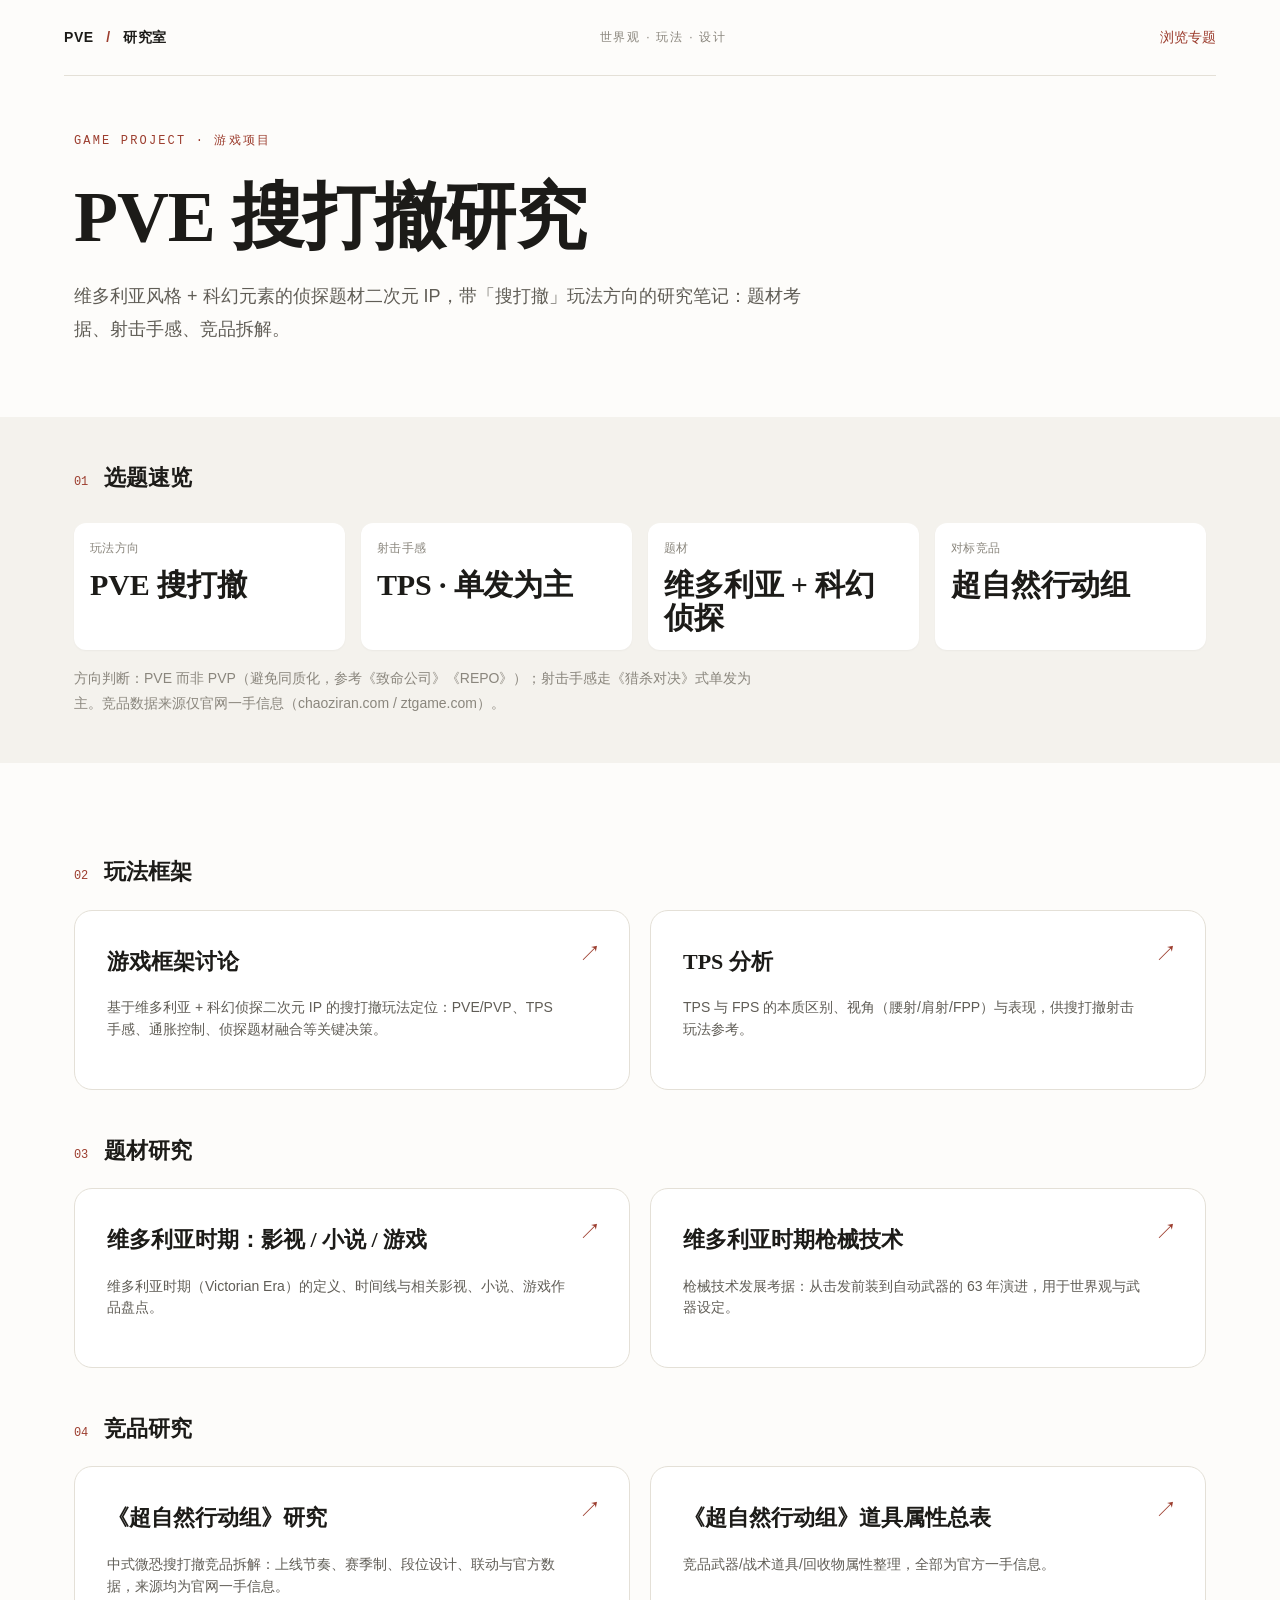
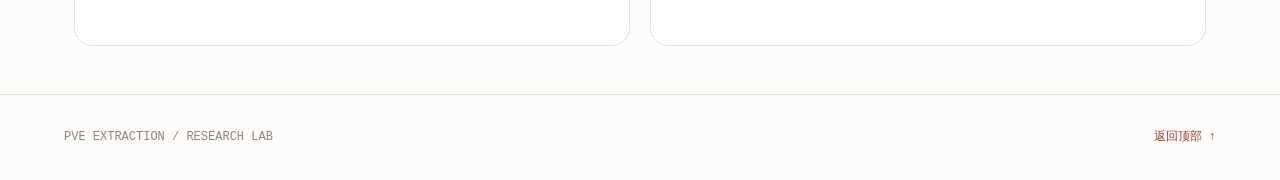
<file: docs/index.html>
<!DOCTYPE html>
<html lang="zh-CN">
<head>
<meta charset="UTF-8">
<meta name="viewport" content="width=device-width, initial-scale=1.0">
<meta http-equiv="refresh" content="0; url=pveextraction_index.html">
<title>PVE 搜打撤研究</title>
<link rel="stylesheet" href="assets/theme/tokens.css">
<link rel="stylesheet" href="assets/theme/base.css">
</head>
<body>
<p><a href="pveextraction_index.html">进入 PVE 搜打撤研究</a></p>
</body>
</html>
</file>
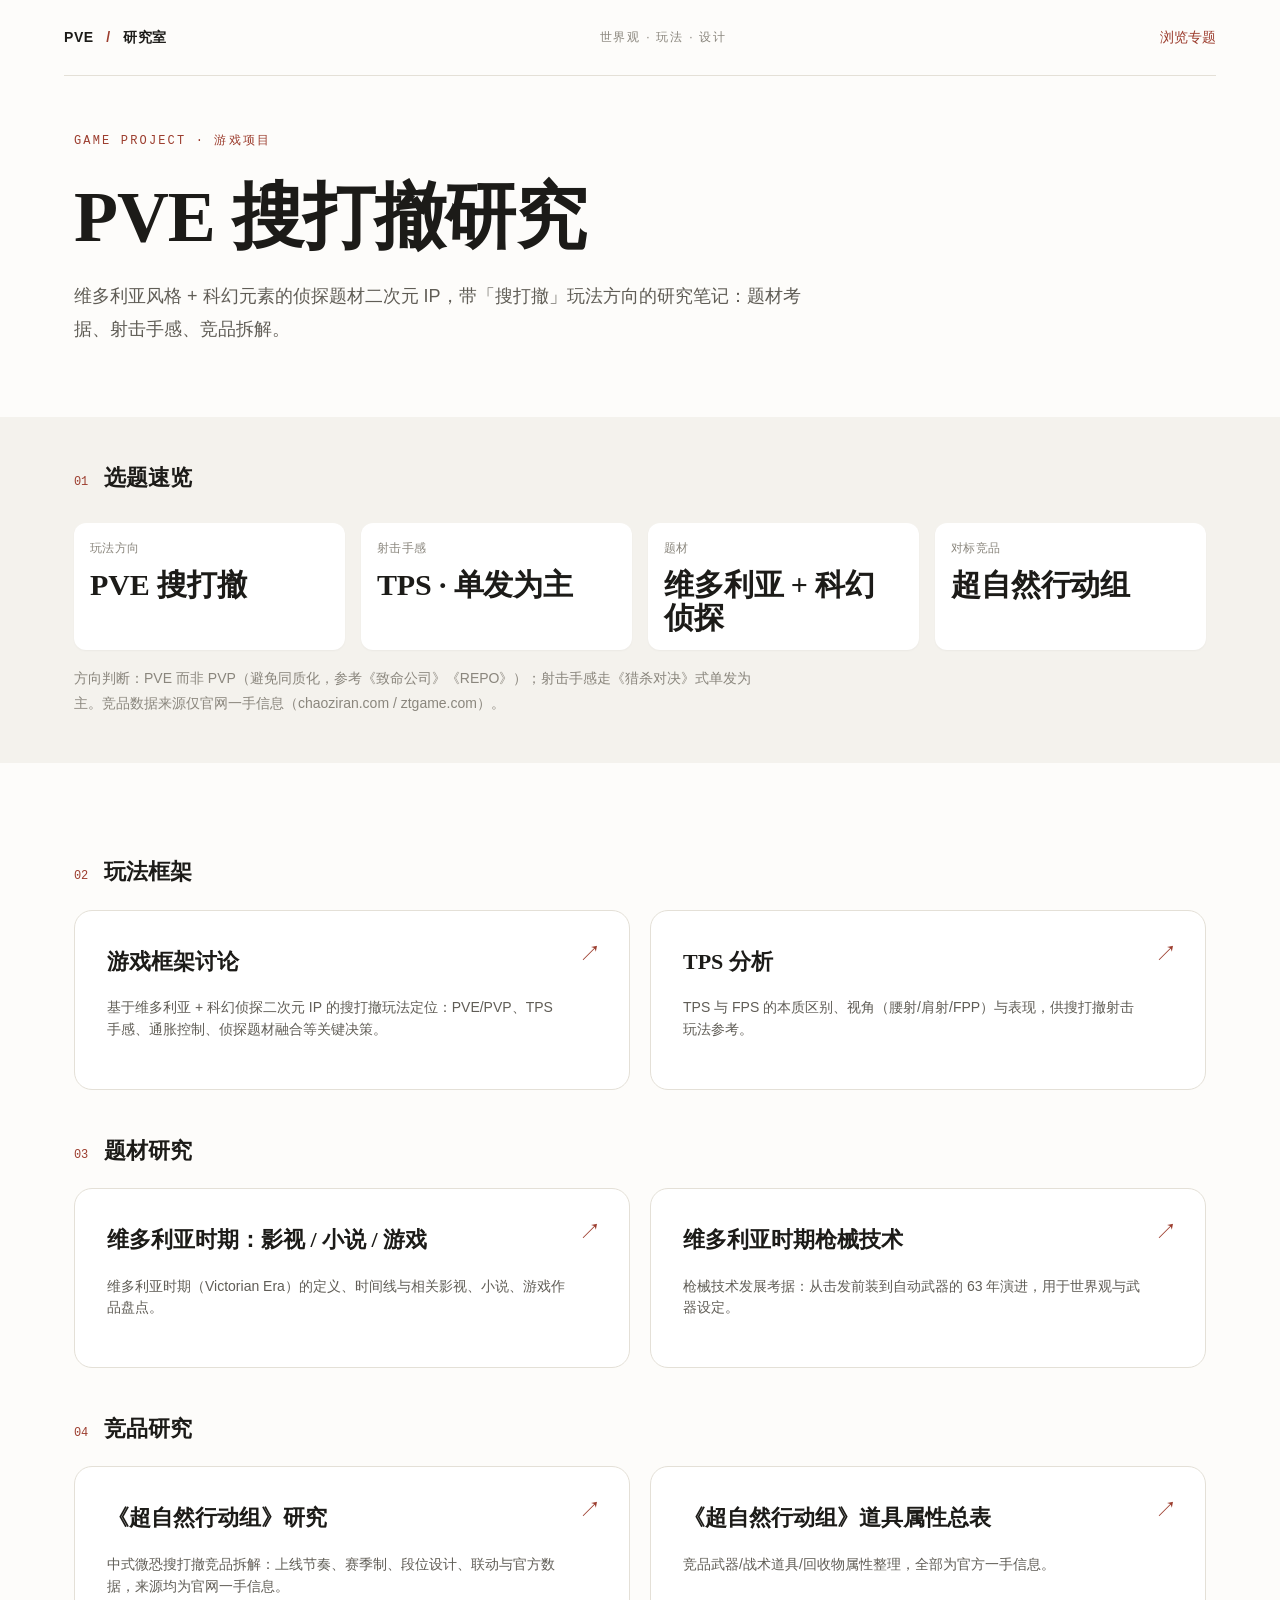
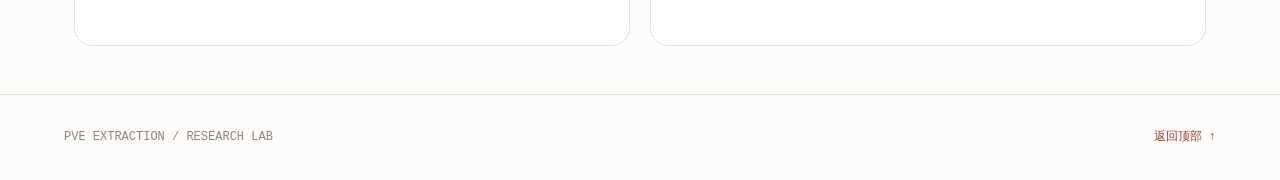
<file: docs/pveextraction_index.html>
<!DOCTYPE html>
<html lang="zh-CN">
<head>
<meta charset="UTF-8">
<meta name="viewport" content="width=device-width, initial-scale=1.0">
<title>PVE 搜打撤研究</title>
<link rel="stylesheet" href="assets/theme/tokens.css">
<link rel="stylesheet" href="assets/theme/base.css">
<style>
  .group { margin-top: var(--space-6); }
</style>
<link rel="stylesheet" href="assets/editorial.css">
<script defer src="assets/editorial.js"></script>
</head>
<body class="library" id="top"><a class="skip-link" href="#content">跳至正文</a><nav class="site-nav" aria-label="主导航"><a class="brand" href="pveextraction_index.html">PVE<span> / </span>研究室</a><span class="nav-caption">世界观 · 玩法 · 设计</span><a href="#content">浏览专题</a></nav><main id="content">

<section class="band">
  <div class="page">
    <header class="hero">
      <span class="tag">game project · 游戏项目</span>
      <h1>PVE 搜打撤研究</h1>
      <p class="lead">维多利亚风格 + 科幻元素的侦探题材二次元 IP，带「搜打撤」玩法方向的研究笔记：题材考据、射击手感、竞品拆解。</p>
    </header>
  </div>
</section>

<section class="band band-alt band-tight">
  <div class="page">
    <h2 id="chapter-1"><span class="chapter-no">01</span>选题速览</h2>
    <div class="stats">
      <div class="stat"><span>玩法方向</span><strong>PVE 搜打撤</strong></div>
      <div class="stat"><span>射击手感</span><strong>TPS · 单发为主</strong></div>
      <div class="stat"><span>题材</span><strong>维多利亚 + 科幻侦探</strong></div>
      <div class="stat"><span>对标竞品</span><strong>超自然行动组</strong></div>
    </div>
    <p class="note" style="margin-top: var(--space-4)">方向判断：PVE 而非 PVP（避免同质化，参考《致命公司》《REPO》）；射击手感走《猎杀对决》式单发为主。竞品数据来源仅官网一手信息（chaoziran.com / ztgame.com）。</p>
  </div>
</section>

<section class="band band-tight">
  <div class="page">

    <h2 class="group" id="chapter-2"><span class="chapter-no">02</span>玩法框架</h2>
    <div class="grid">
      <a class="card" href="research/GameFramework.html">
        <strong>游戏框架讨论</strong>
        <span>基于维多利亚 + 科幻侦探二次元 IP 的搜打撤玩法定位：PVE/PVP、TPS 手感、通胀控制、侦探题材融合等关键决策。</span>
      </a>
      <a class="card" href="research/TPS分析.html">
        <strong>TPS 分析</strong>
        <span>TPS 与 FPS 的本质区别、视角（腰射/肩射/FPP）与表现，供搜打撤射击玩法参考。</span>
      </a>
    </div>

    <h2 class="group" id="chapter-3"><span class="chapter-no">03</span>题材研究</h2>
    <div class="grid">
      <a class="card" href="research/维多利亚时期_影视小说游戏_研究文档.html">
        <strong>维多利亚时期：影视 / 小说 / 游戏</strong>
        <span>维多利亚时期（Victorian Era）的定义、时间线与相关影视、小说、游戏作品盘点。</span>
      </a>
      <a class="card" href="research/维多利亚时期_枪械技术_研究文档.html">
        <strong>维多利亚时期枪械技术</strong>
        <span>枪械技术发展考据：从击发前装到自动武器的 63 年演进，用于世界观与武器设定。</span>
      </a>
    </div>

    <h2 class="group" id="chapter-4"><span class="chapter-no">04</span>竞品研究</h2>
    <div class="grid">
      <a class="card" href="research/超自然行动组_研究文档.html">
        <strong>《超自然行动组》研究</strong>
        <span>中式微恐搜打撤竞品拆解：上线节奏、赛季制、段位设计、联动与官方数据，来源均为官网一手信息。</span>
      </a>
      <a class="card" href="research/超自然行动组_道具属性表.html">
        <strong>《超自然行动组》道具属性总表</strong>
        <span>竞品武器/战术道具/回收物属性整理，全部为官方一手信息。</span>
      </a>
    </div>

  </div>
</section>

</main><footer class="site-footer"><span>PVE EXTRACTION / RESEARCH LAB</span><a href="#top">返回顶部 ↑</a></footer></body>
</html>
</file>
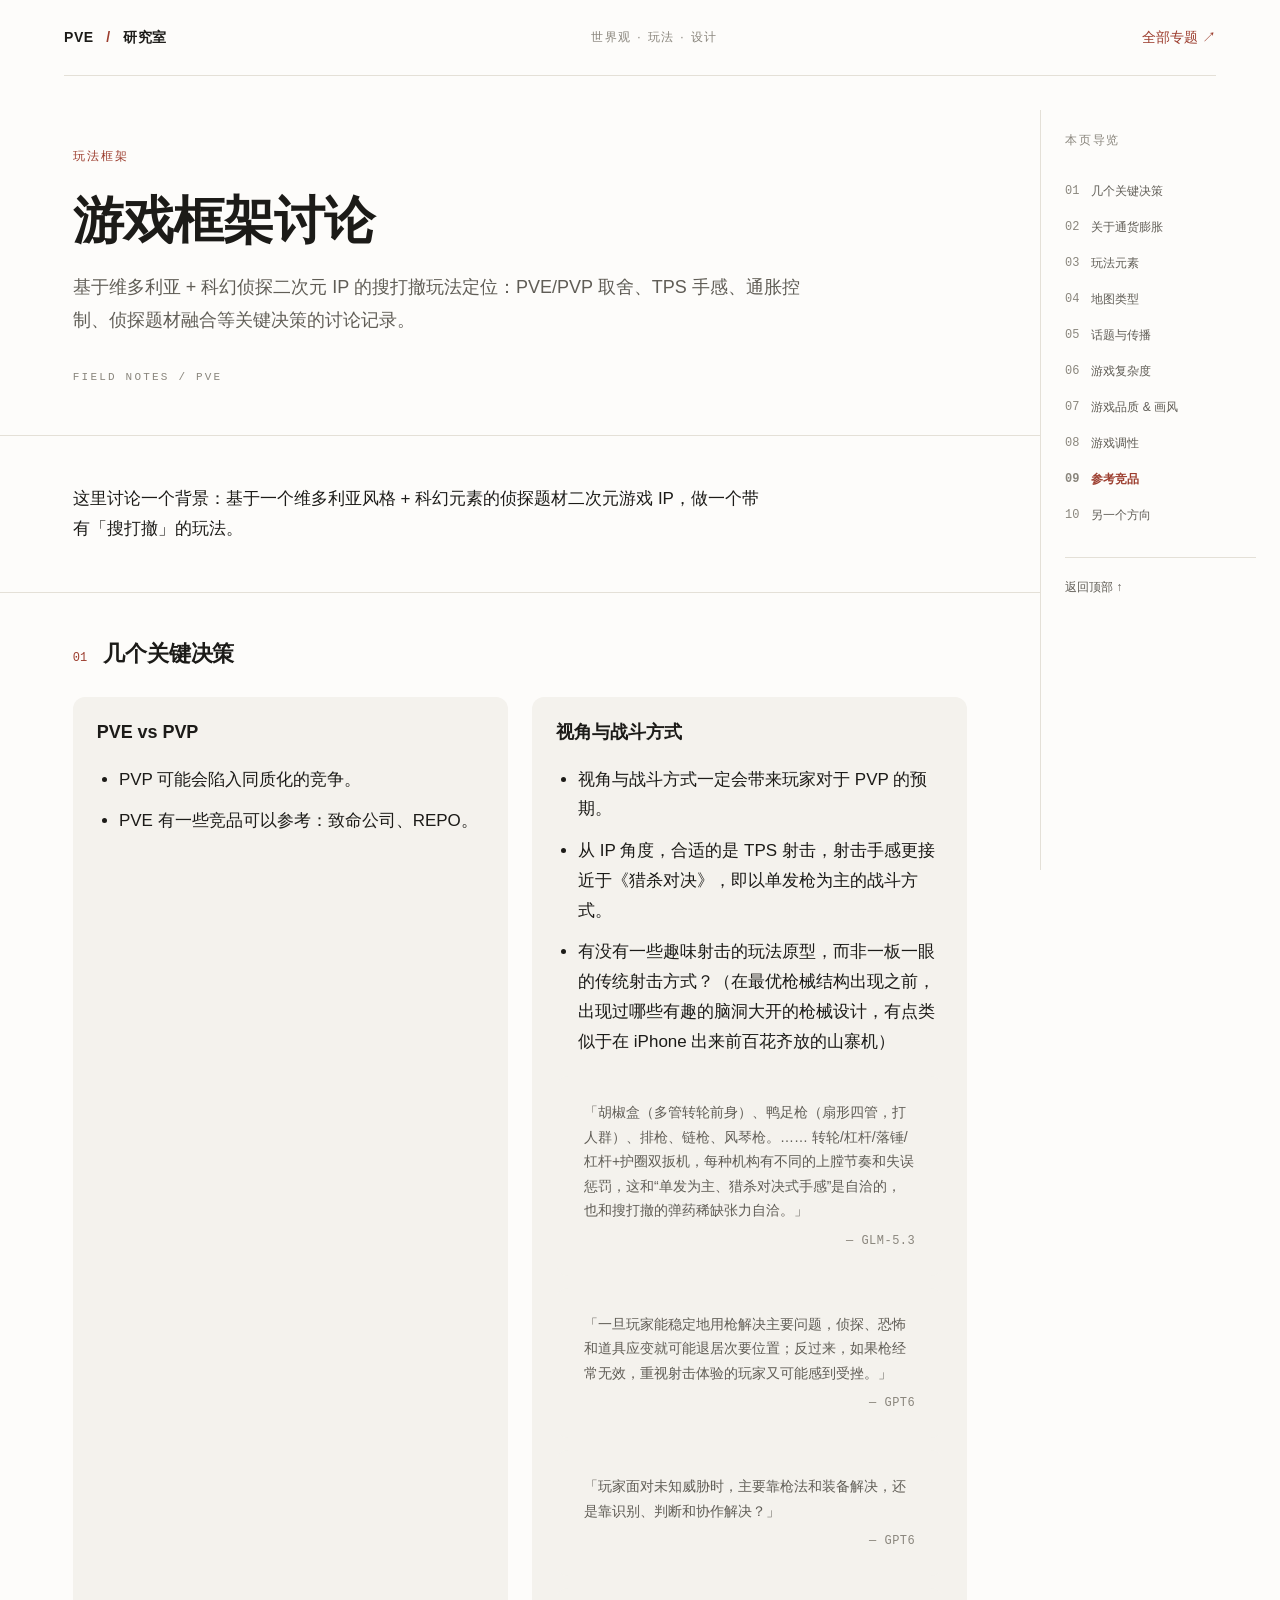
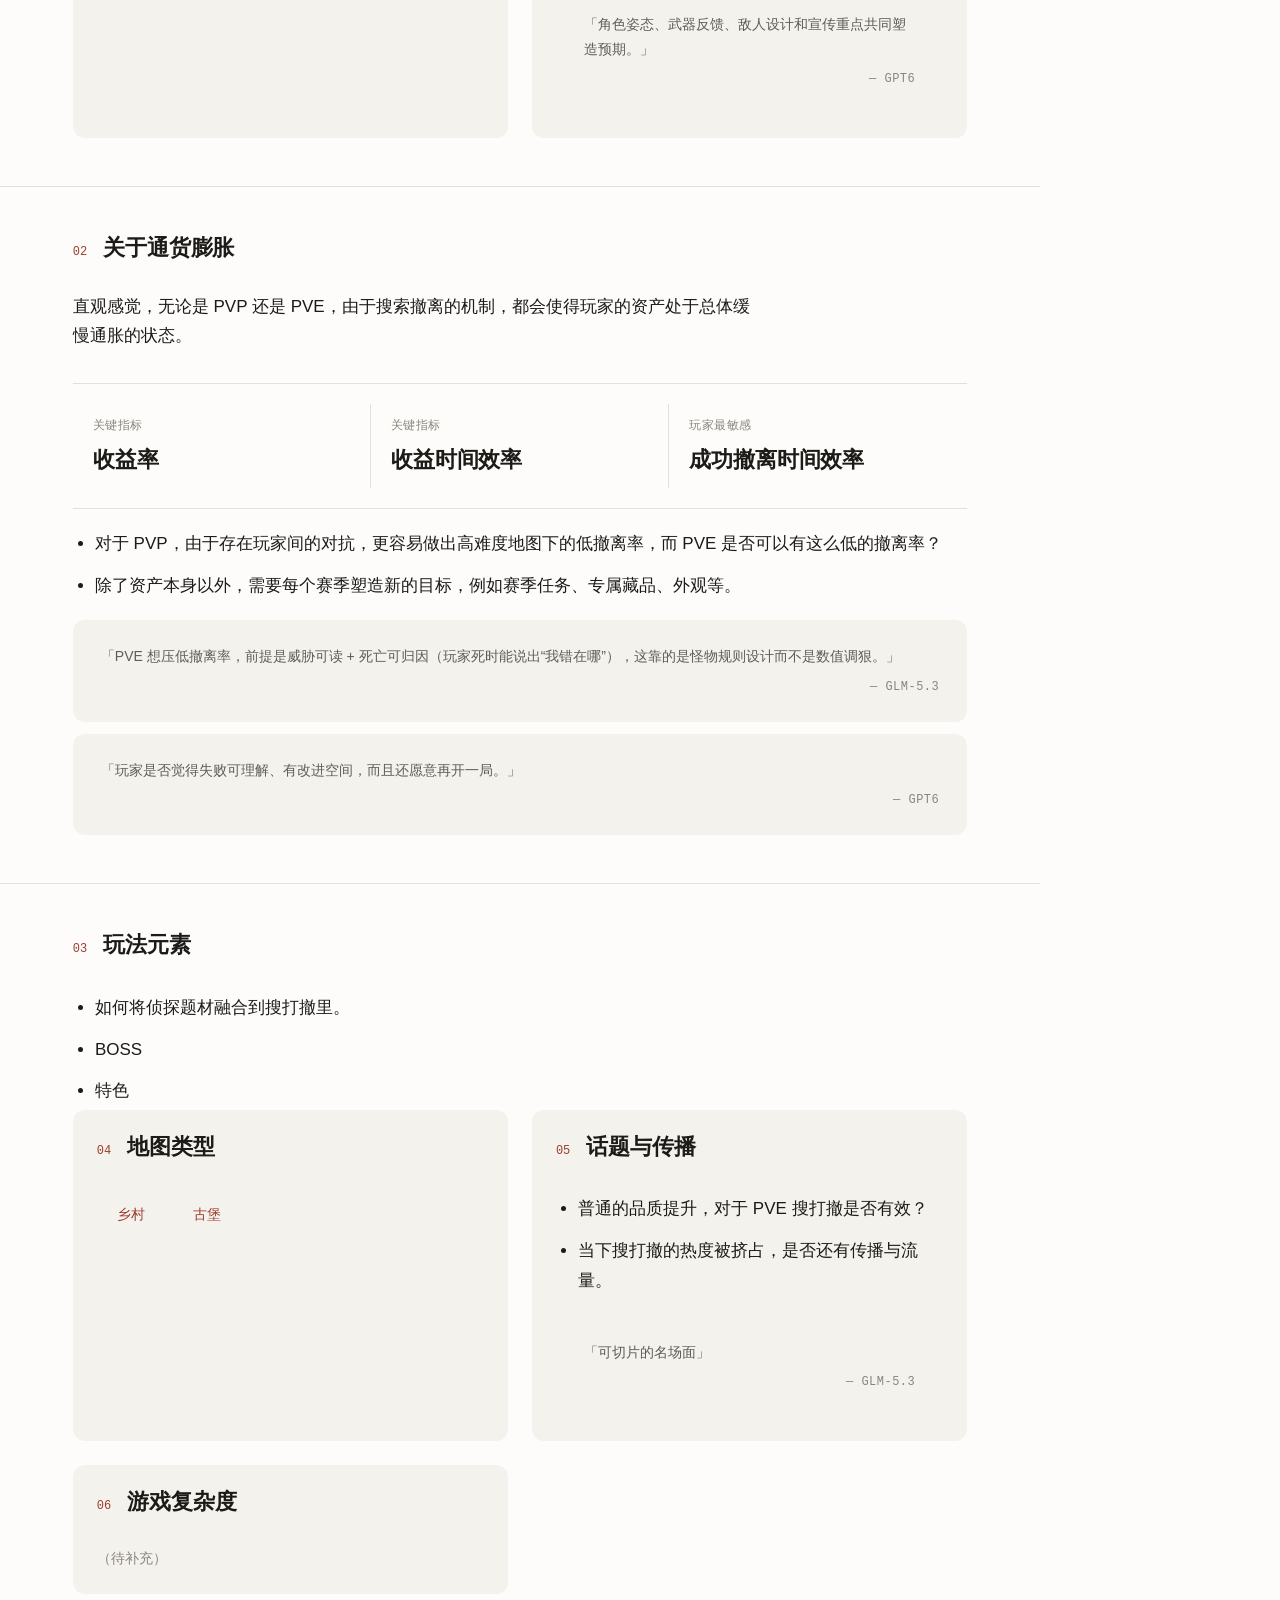
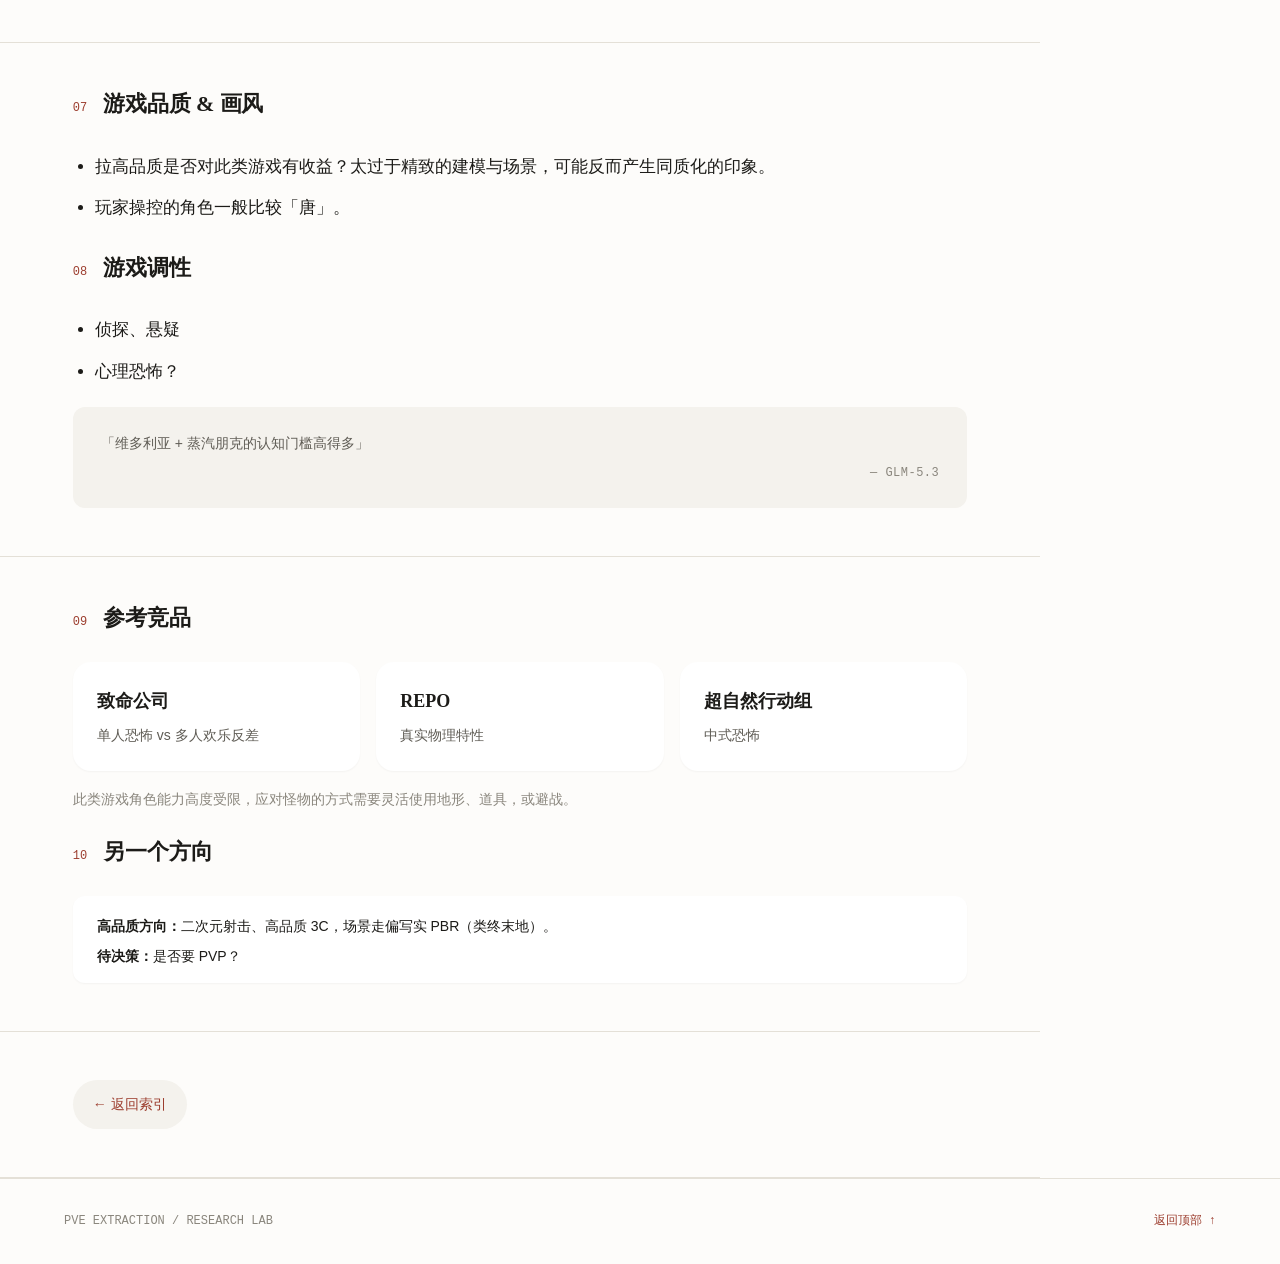
<file: docs/research/GameFramework.html>
<!DOCTYPE html>
<html lang="zh-CN">
<head>
<meta charset="UTF-8">
<meta name="viewport" content="width=device-width, initial-scale=1.0">
<title>游戏框架讨论 · PVE 搜打撤研究</title>
<link rel="stylesheet" href="../assets/theme/tokens.css">
<link rel="stylesheet" href="../assets/theme/base.css">
<style>
  .q { border-left: 2px solid var(--accent-line); padding: var(--space-1) 0 var(--space-1) var(--space-4); color: var(--ink-secondary); }
  .q .who { display: block; margin-top: var(--space-2); font-family: var(--font-mono); font-size: var(--text-micro); letter-spacing: var(--text-micro-ls); color: var(--ink-tertiary); }
  .q + .q { margin-top: var(--space-3); }
</style>
<link rel="stylesheet" href="../assets/editorial.css">
<script defer src="../assets/editorial.js"></script>
</head>
<body class="research" id="top"><a class="skip-link" href="#content">跳至正文</a><nav class="site-nav" aria-label="主导航"><a class="brand" href="../pveextraction_index.html">PVE<span> / </span>研究室</a><span class="nav-caption">世界观 · 玩法 · 设计</span><a href="../pveextraction_index.html">全部专题 ↗</a></nav><main id="content">

<section class="band">
  <div class="page">
    <header class="hero">
      <span class="tag">玩法框架</span>
      <h1>游戏框架讨论</h1>
      <p class="lead">基于维多利亚 + 科幻侦探二次元 IP 的搜打撤玩法定位：PVE/PVP 取舍、TPS 手感、通胀控制、侦探题材融合等关键决策的讨论记录。</p>
    </header>
  </div>
</section>

<section class="band band-alt band-tight">
  <div class="page">
    <p>这里讨论一个背景：基于一个维多利亚风格 + 科幻元素的侦探题材二次元游戏 IP，做一个带有「搜打撤」的玩法。</p>
  </div>
</section>

<section class="band">
  <div class="page">
    <h2 id="chapter-1"><span class="chapter-no">01</span>几个关键决策</h2>

    <div class="section">
      <h3>PVE vs PVP</h3>
      <ul>
        <li>PVP 可能会陷入同质化的竞争。</li>
        <li>PVE 有一些竞品可以参考：致命公司、REPO。</li>
      </ul>
    </div>

    <div class="section">
      <h3>视角与战斗方式</h3>
      <ul>
        <li>视角与战斗方式一定会带来玩家对于 PVP 的预期。</li>
        <li>从 IP 角度，合适的是 TPS 射击，射击手感更接近于《猎杀对决》，即以单发枪为主的战斗方式。</li>
        <li>有没有一些趣味射击的玩法原型，而非一板一眼的传统射击方式？（在最优枪械结构出现之前，出现过哪些有趣的脑洞大开的枪械设计，有点类似于在 iPhone 出来前百花齐放的山寨机）</li>
      </ul>

      <div class="q" style="margin-top: var(--space-4)">
        「胡椒盒（多管转轮前身）、鸭足枪（扇形四管，打人群）、排枪、链枪、风琴枪。…… 转轮/杠杆/落锤/杠杆+护圈双扳机，每种机构有不同的上膛节奏和失误惩罚，这和“单发为主、猎杀对决式手感”是自洽的，也和搜打撤的弹药稀缺张力自洽。」
        <span class="who">— GLM-5.3</span>
      </div>
      <div class="q">
        「一旦玩家能稳定地用枪解决主要问题，侦探、恐怖和道具应变就可能退居次要位置；反过来，如果枪经常无效，重视射击体验的玩家又可能感到受挫。」
        <span class="who">— GPT6</span>
      </div>
      <div class="q">
        「玩家面对未知威胁时，主要靠枪法和装备解决，还是靠识别、判断和协作解决？」
        <span class="who">— GPT6</span>
      </div>
      <div class="q">
        「角色姿态、武器反馈、敌人设计和宣传重点共同塑造预期。」
        <span class="who">— GPT6</span>
      </div>
    </div>
  </div>
</section>

<section class="band band-alt">
  <div class="page">
    <h2 id="chapter-2"><span class="chapter-no">02</span>关于通货膨胀</h2>
    <p>直观感觉，无论是 PVP 还是 PVE，由于搜索撤离的机制，都会使得玩家的资产处于总体缓慢通胀的状态。</p>

    <div class="stats">
      <div class="stat"><span>关键指标</span><strong>收益率</strong></div>
      <div class="stat"><span>关键指标</span><strong>收益时间效率</strong></div>
      <div class="stat"><span>玩家最敏感</span><strong>成功撤离时间效率</strong></div>
    </div>

    <ul style="margin-top: var(--space-4)">
      <li>对于 PVP，由于存在玩家间的对抗，更容易做出高难度地图下的低撤离率，而 PVE 是否可以有这么低的撤离率？</li>
      <li>除了资产本身以外，需要每个赛季塑造新的目标，例如赛季任务、专属藏品、外观等。</li>
    </ul>

    <div class="q" style="margin-top: var(--space-4)">
      「PVE 想压低撤离率，前提是威胁可读 + 死亡可归因（玩家死时能说出“我错在哪”），这靠的是怪物规则设计而不是数值调狠。」
      <span class="who">— GLM-5.3</span>
    </div>
    <div class="q">
      「玩家是否觉得失败可理解、有改进空间，而且还愿意再开一局。」
      <span class="who">— GPT6</span>
    </div>
  </div>
</section>

<section class="band">
  <div class="page">
    <h2 id="chapter-3"><span class="chapter-no">03</span>玩法元素</h2>
    <ul>
      <li>如何将侦探题材融合到搜打撤里。</li>
      <li>BOSS</li>
      <li>特色</li>
    </ul>

    <div class="section">
      <h2 id="chapter-4"><span class="chapter-no">04</span>地图类型</h2>
      <div class="links">
        <a>乡村</a>
        <a>古堡</a>
      </div>
    </div>

    <div class="section">
      <h2 id="chapter-5"><span class="chapter-no">05</span>话题与传播</h2>
      <ul>
        <li>普通的品质提升，对于 PVE 搜打撤是否有效？</li>
        <li>当下搜打撤的热度被挤占，是否还有传播与流量。</li>
      </ul>
      <div class="q" style="margin-top: var(--space-4)">
        「可切片的名场面」
        <span class="who">— GLM-5.3</span>
      </div>
    </div>

    <div class="section">
      <h2 id="chapter-6"><span class="chapter-no">06</span>游戏复杂度</h2>
      <p class="note">（待补充）</p>
    </div>
  </div>
</section>

<section class="band band-alt">
  <div class="page">
    <h2 id="chapter-7"><span class="chapter-no">07</span>游戏品质 &amp; 画风</h2>
    <ul>
      <li>拉高品质是否对此类游戏有收益？太过于精致的建模与场景，可能反而产生同质化的印象。</li>
      <li>玩家操控的角色一般比较「唐」。</li>
    </ul>

    <div class="section">
      <h2 id="chapter-8"><span class="chapter-no">08</span>游戏调性</h2>
      <ul>
        <li>侦探、悬疑</li>
        <li>心理恐怖？</li>
      </ul>
      <div class="q" style="margin-top: var(--space-4)">
        「维多利亚 + 蒸汽朋克的认知门槛高得多」
        <span class="who">— GLM-5.3</span>
      </div>
    </div>
  </div>
</section>

<section class="band">
  <div class="page">
    <h2 id="chapter-9"><span class="chapter-no">09</span>参考竞品</h2>
    <div class="grid">
      <div class="card"><strong>致命公司</strong><span>单人恐怖 vs 多人欢乐反差</span></div>
      <div class="card"><strong>REPO</strong><span>真实物理特性</span></div>
      <div class="card"><strong>超自然行动组</strong><span>中式恐怖</span></div>
    </div>
    <p class="note" style="margin-top: var(--space-4)">此类游戏角色能力高度受限，应对怪物的方式需要灵活使用地形、道具，或避战。</p>

    <div class="section">
      <h2 id="chapter-10"><span class="chapter-no">10</span>另一个方向</h2>
      <div class="alert">
        <p><strong>高品质方向：</strong>二次元射击、高品质 3C，场景走偏写实 PBR（类终末地）。</p>
        <p style="margin-top: var(--space-2)"><strong>待决策：</strong>是否要 PVP？</p>
      </div>
    </div>
  </div>
</section>

<section class="band band-tight">
  <div class="page">
    <div class="links">
      <a href="../pveextraction_index.html">← 返回索引</a>
    </div>
  </div>
</section>

</main><aside class="chapter-nav" aria-label="本页章节"><p>本页导览</p><a href="#chapter-1"><span>01</span>几个关键决策</a><a href="#chapter-2"><span>02</span>关于通货膨胀</a><a href="#chapter-3"><span>03</span>玩法元素</a><a href="#chapter-4"><span>04</span>地图类型</a><a href="#chapter-5"><span>05</span>话题与传播</a><a href="#chapter-6"><span>06</span>游戏复杂度</a><a href="#chapter-7"><span>07</span>游戏品质 &amp; 画风</a><a href="#chapter-8"><span>08</span>游戏调性</a><a href="#chapter-9"><span>09</span>参考竞品</a><a href="#chapter-10"><span>10</span>另一个方向</a><a class="back-top" href="#top">返回顶部 ↑</a></aside><footer class="site-footer"><span>PVE EXTRACTION / RESEARCH LAB</span><a href="#top">返回顶部 ↑</a></footer></body>
</html>
</file>
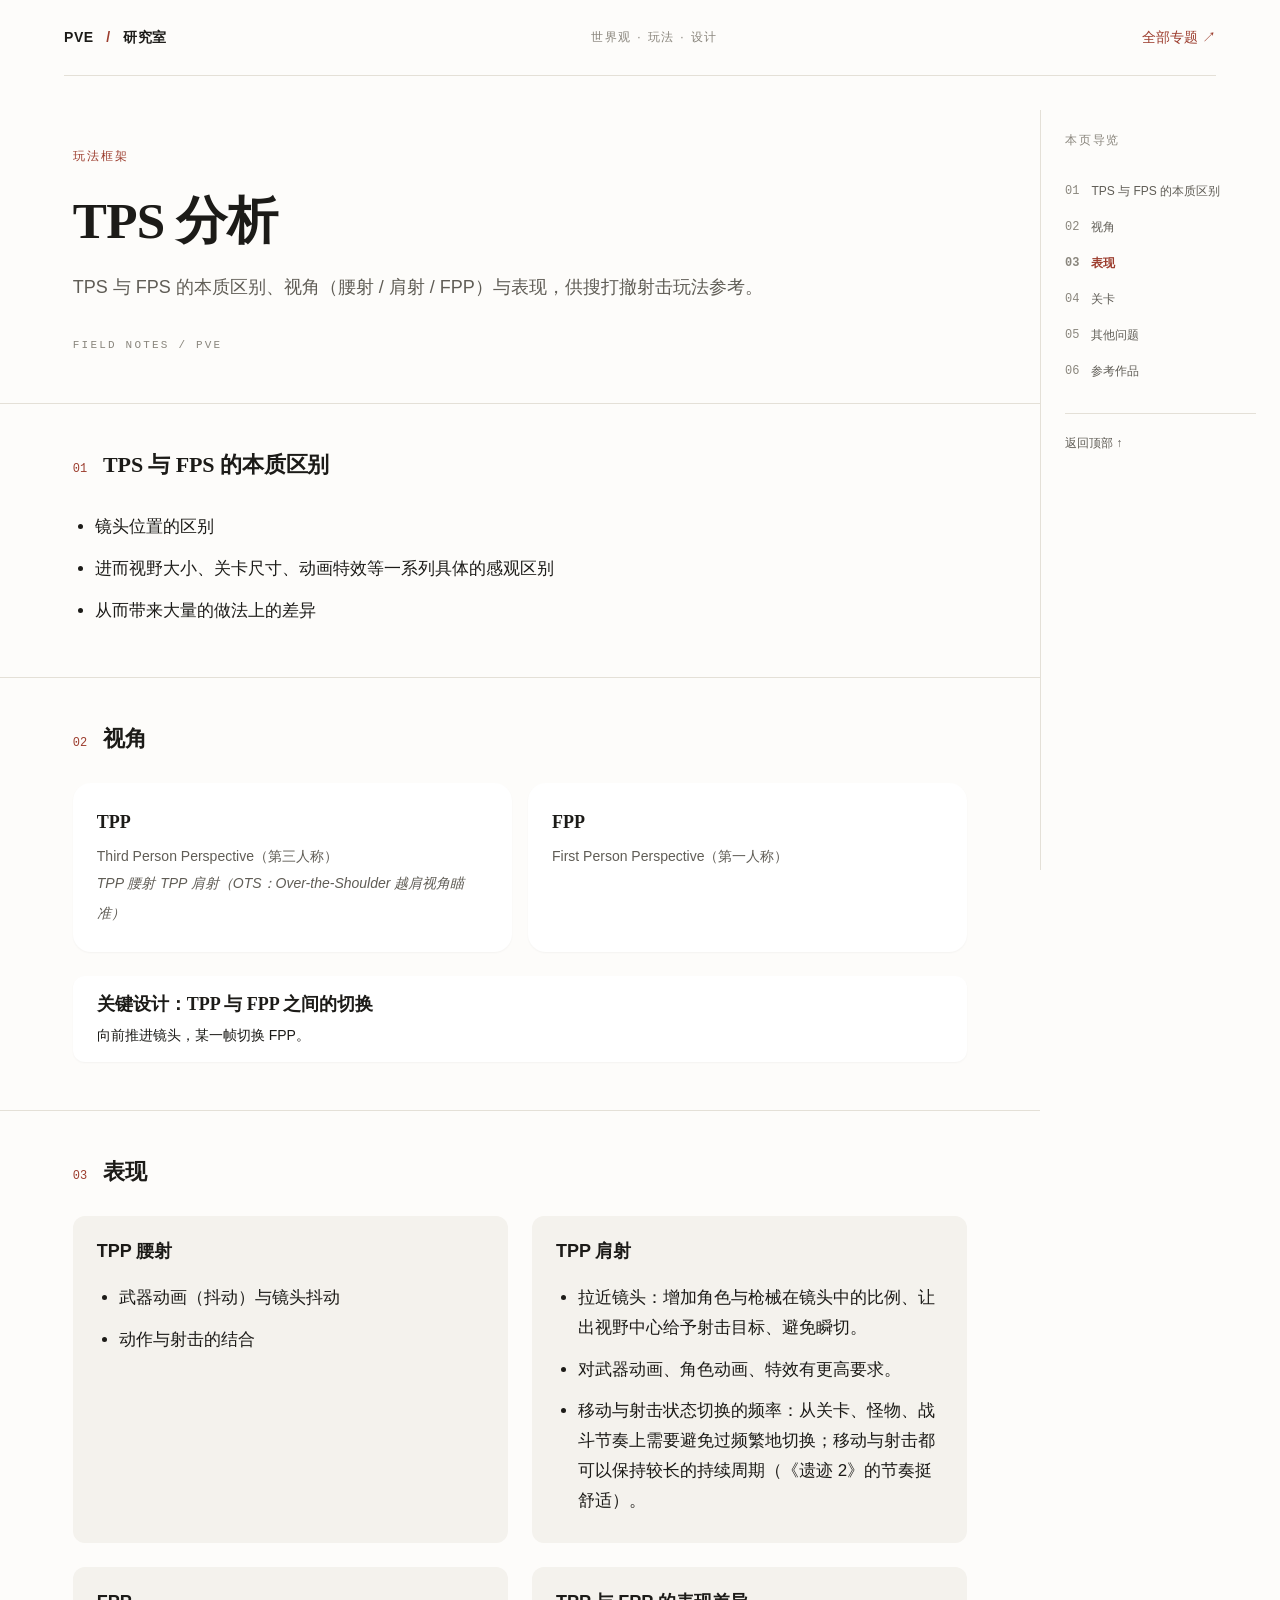
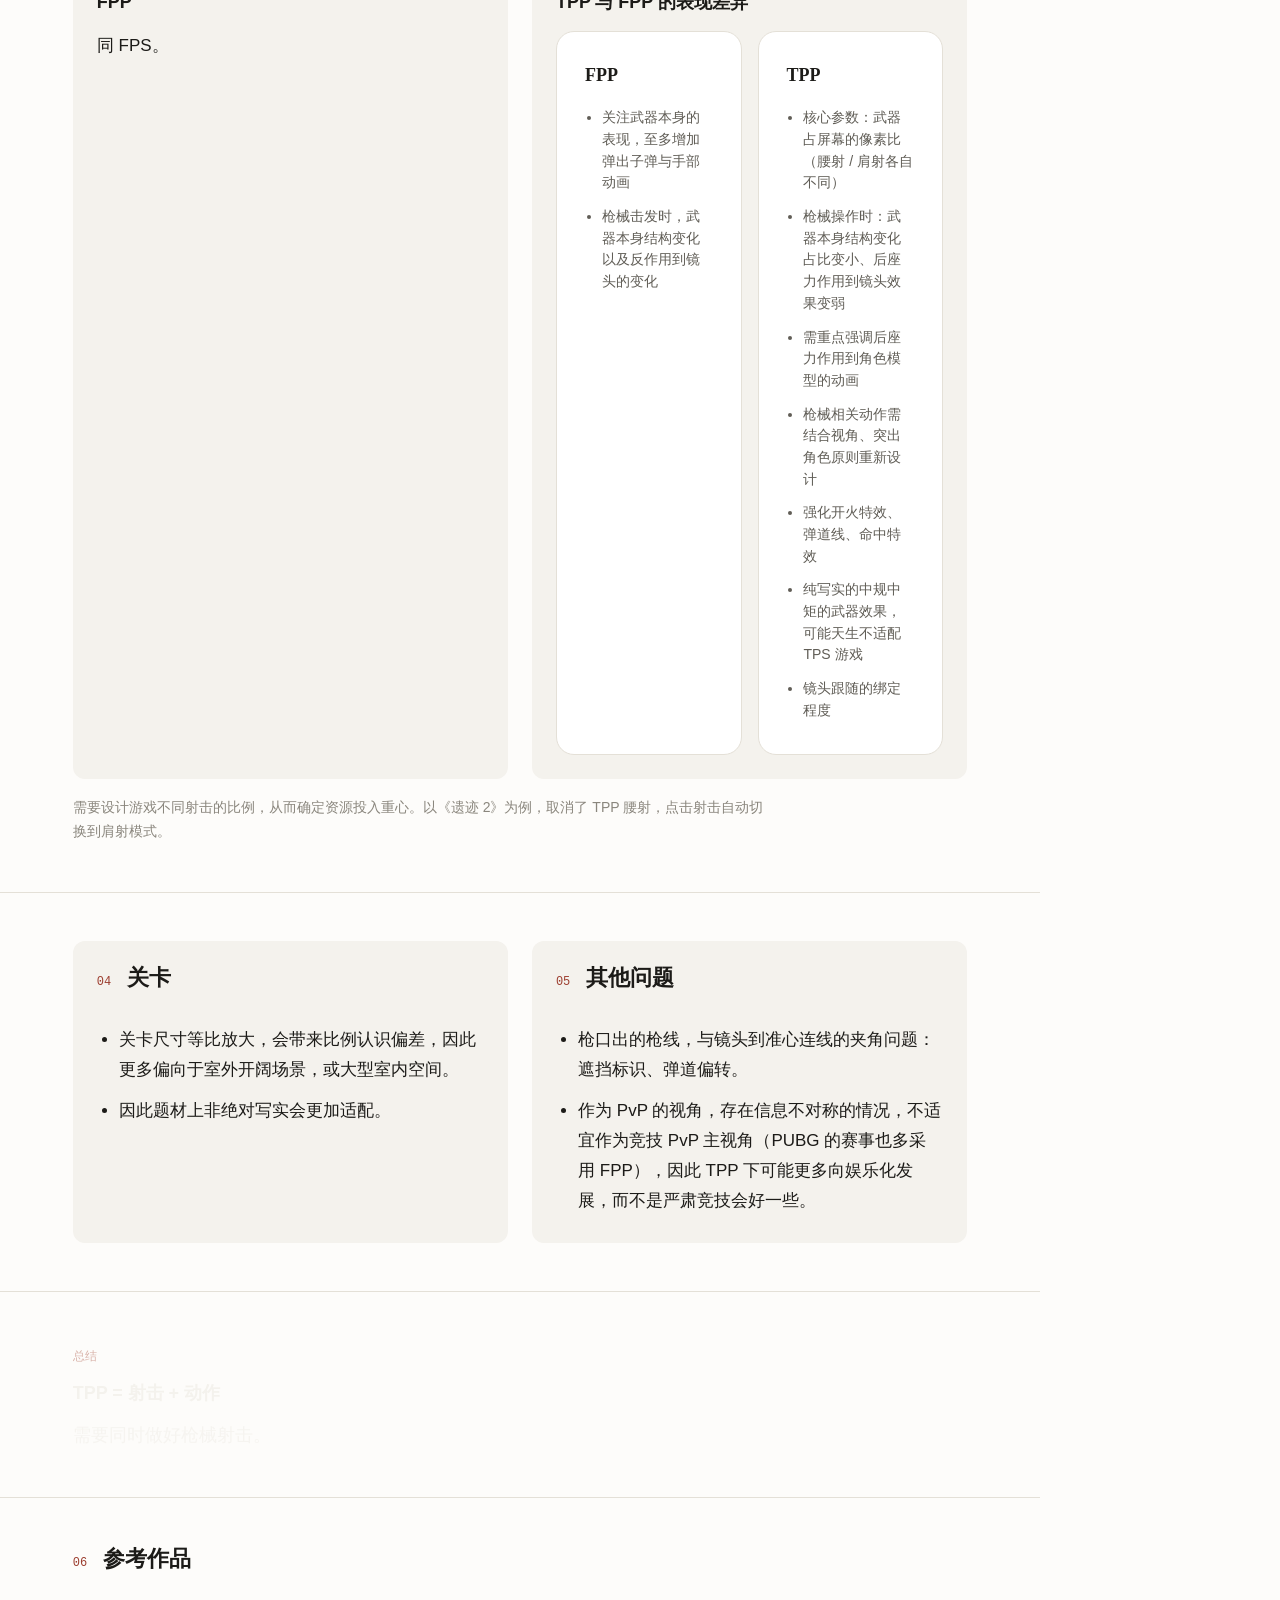
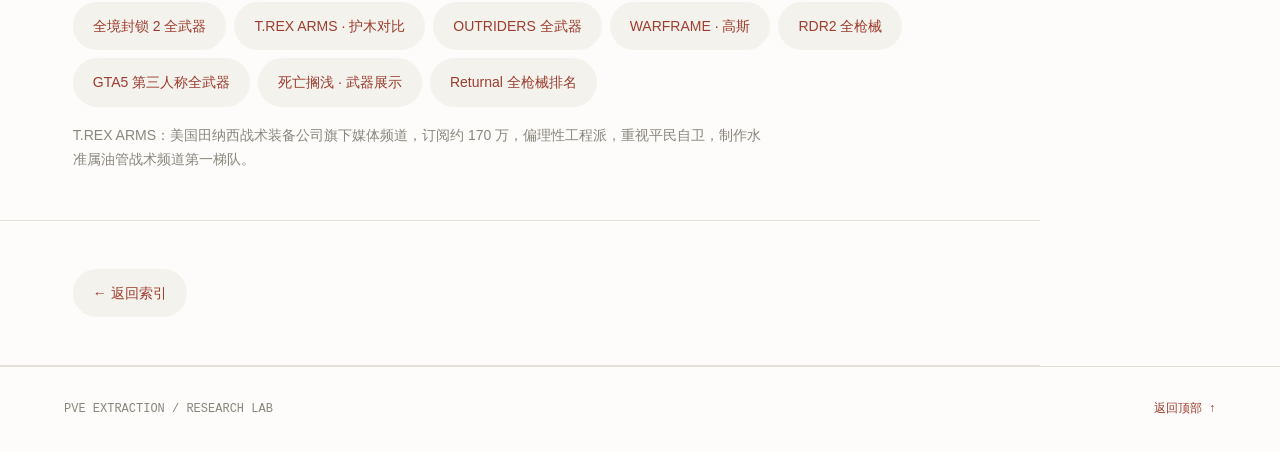
<file: docs/research/TPS分析.html>
<!DOCTYPE html>
<html lang="zh-CN">
<head>
<meta charset="UTF-8">
<meta name="viewport" content="width=device-width, initial-scale=1.0">
<title>TPS 分析 · PVE 搜打撤研究</title>
<link rel="stylesheet" href="../assets/theme/tokens.css">
<link rel="stylesheet" href="../assets/theme/base.css">
<style>
  .cmp { display: grid; grid-template-columns: 1fr 1fr; gap: var(--space-4); }
  @media (max-width: 734px) { .cmp { grid-template-columns: 1fr; } }
  .cmp .card span { margin-top: var(--space-3); display: block; }
  .cmp .card ul { padding-left: 1.2em; }
  .cmp .card li { font-size: var(--text-small); color: var(--ink-secondary); }
</style>
<link rel="stylesheet" href="../assets/editorial.css">
<script defer src="../assets/editorial.js"></script>
</head>
<body class="research" id="top"><a class="skip-link" href="#content">跳至正文</a><nav class="site-nav" aria-label="主导航"><a class="brand" href="../pveextraction_index.html">PVE<span> / </span>研究室</a><span class="nav-caption">世界观 · 玩法 · 设计</span><a href="../pveextraction_index.html">全部专题 ↗</a></nav><main id="content">

<section class="band">
  <div class="page">
    <header class="hero">
      <span class="tag">玩法框架</span>
      <h1>TPS 分析</h1>
      <p class="lead">TPS 与 FPS 的本质区别、视角（腰射 / 肩射 / FPP）与表现，供搜打撤射击玩法参考。</p>
    </header>
  </div>
</section>

<section class="band band-alt band-tight">
  <div class="page">
    <h2 id="chapter-1"><span class="chapter-no">01</span>TPS 与 FPS 的本质区别</h2>
    <ul>
      <li>镜头位置的区别</li>
      <li>进而视野大小、关卡尺寸、动画特效等一系列具体的感观区别</li>
      <li>从而带来大量的做法上的差异</li>
    </ul>
  </div>
</section>

<section class="band">
  <div class="page">
    <h2 id="chapter-2"><span class="chapter-no">02</span>视角</h2>
    <div class="grid">
      <div class="card">
        <strong>TPP</strong>
        <span>Third Person Perspective（第三人称）</span>
        <span><em>TPP 腰射</em></span>
        <span><em>TPP 肩射（OTS：Over-the-Shoulder 越肩视角瞄准）</em></span>
      </div>
      <div class="card">
        <strong>FPP</strong>
        <span>First Person Perspective（第一人称）</span>
      </div>
    </div>

    <div class="alert" style="margin-top: var(--space-5)">
      <h4>关键设计：TPP 与 FPP 之间的切换</h4>
      <p>向前推进镜头，某一帧切换 FPP。</p>
    </div>
  </div>
</section>

<section class="band band-alt">
  <div class="page">
    <h2 id="chapter-3"><span class="chapter-no">03</span>表现</h2>

    <div class="section">
      <h3>TPP 腰射</h3>
      <ul>
        <li>武器动画（抖动）与镜头抖动</li>
        <li>动作与射击的结合</li>
      </ul>
    </div>

    <div class="section">
      <h3>TPP 肩射</h3>
      <ul>
        <li>拉近镜头：增加角色与枪械在镜头中的比例、让出视野中心给予射击目标、避免瞬切。</li>
        <li>对武器动画、角色动画、特效有更高要求。</li>
        <li>移动与射击状态切换的频率：从关卡、怪物、战斗节奏上需要避免过频繁地切换；移动与射击都可以保持较长的持续周期（《遗迹 2》的节奏挺舒适）。</li>
      </ul>
    </div>

    <div class="section">
      <h3>FPP</h3>
      <p>同 FPS。</p>
    </div>

    <p class="note" style="margin-top: var(--space-4)">需要设计游戏不同射击的比例，从而确定资源投入重心。以《遗迹 2》为例，取消了 TPP 腰射，点击射击自动切换到肩射模式。</p>

    <div class="section">
      <h3>TPP 与 FPP 的表现差异</h3>
      <div class="cmp">
        <div class="card">
          <strong>FPP</strong>
          <span>
            <ul>
              <li>关注武器本身的表现，至多增加弹出子弹与手部动画</li>
              <li>枪械击发时，武器本身结构变化以及反作用到镜头的变化</li>
            </ul>
          </span>
        </div>
        <div class="card">
          <strong>TPP</strong>
          <span>
            <ul>
              <li>核心参数：武器占屏幕的像素比（腰射 / 肩射各自不同）</li>
              <li>枪械操作时：武器本身结构变化占比变小、后座力作用到镜头效果变弱</li>
              <li>需重点强调后座力作用到角色模型的动画</li>
              <li>枪械相关动作需结合视角、突出角色原则重新设计</li>
              <li>强化开火特效、弹道线、命中特效</li>
              <li>纯写实的中规中矩的武器效果，可能天生不适配 TPS 游戏</li>
              <li>镜头跟随的绑定程度</li>
            </ul>
          </span>
        </div>
      </div>
    </div>
  </div>
</section>

<section class="band">
  <div class="page">
    <div class="section">
      <h2 id="chapter-4"><span class="chapter-no">04</span>关卡</h2>
      <ul>
        <li>关卡尺寸等比放大，会带来比例认识偏差，因此更多偏向于室外开阔场景，或大型室内空间。</li>
        <li>因此题材上非绝对写实会更加适配。</li>
      </ul>
    </div>

    <div class="section">
      <h2 id="chapter-5"><span class="chapter-no">05</span>其他问题</h2>
      <ul>
        <li>枪口出的枪线，与镜头到准心连线的夹角问题：遮挡标识、弹道偏转。</li>
        <li>作为 PvP 的视角，存在信息不对称的情况，不适宜作为竞技 PvP 主视角（PUBG 的赛事也多采用 FPP），因此 TPP 下可能更多向娱乐化发展，而不是严肃竞技会好一些。</li>
      </ul>
    </div>
  </div>
</section>

<section class="band band-inverse band-tight">
  <div class="page">
    <span class="tag" style="color: var(--accent-line)">总结</span>
    <h3 style="margin-top: var(--space-3)">TPP = 射击 + 动作</h3>
    <p class="lead" style="color: var(--ink-on-inverse); opacity: 0.72">需要同时做好枪械射击。</p>
  </div>
</section>

<section class="band">
  <div class="page">
    <h2 id="chapter-6"><span class="chapter-no">06</span>参考作品</h2>
    <div class="links" style="margin-top: var(--space-4)">
      <a href="https://youtu.be/FaAZPqJZuTg?si=jlPKtJQDy8fZiGsq">全境封锁 2 全武器</a>
      <a href="https://youtu.be/Jc3q8TjJp0c?si=Xh_rfIZzuDgs3jME">T.REX ARMS · 护木对比</a>
      <a href="https://youtu.be/qLoL1_h6UwQ?si=6za_NXaIuNPE45sw">OUTRIDERS 全武器</a>
      <a href="https://www.bilibili.com/video/BV1dK411c7Bx/">WARFRAME · 高斯</a>
      <a href="https://youtu.be/4vNDLbBHRKo?si=sSBsgumRlPuyyT-q">RDR2 全枪械</a>
      <a href="https://youtu.be/UlzU3CEU9uk?si=Zt8kRY5iXdUKriKn">GTA5 第三人称全武器</a>
      <a href="https://youtu.be/_b4KFrsT2kM?si=sS9kz4kv9pubPbDO">死亡搁浅 · 武器展示</a>
      <a href="https://youtu.be/r6M70-3gjus?si=alAYTsNgn8SfGzUE">Returnal 全枪械排名</a>
    </div>
    <p class="note" style="margin-top: var(--space-4)">T.REX ARMS：美国田纳西战术装备公司旗下媒体频道，订阅约 170 万，偏理性工程派，重视平民自卫，制作水准属油管战术频道第一梯队。</p>
  </div>
</section>

<section class="band band-tight">
  <div class="page">
    <div class="links">
      <a href="../pveextraction_index.html">← 返回索引</a>
    </div>
  </div>
</section>

</main><aside class="chapter-nav" aria-label="本页章节"><p>本页导览</p><a href="#chapter-1"><span>01</span>TPS 与 FPS 的本质区别</a><a href="#chapter-2"><span>02</span>视角</a><a href="#chapter-3"><span>03</span>表现</a><a href="#chapter-4"><span>04</span>关卡</a><a href="#chapter-5"><span>05</span>其他问题</a><a href="#chapter-6"><span>06</span>参考作品</a><a class="back-top" href="#top">返回顶部 ↑</a></aside><footer class="site-footer"><span>PVE EXTRACTION / RESEARCH LAB</span><a href="#top">返回顶部 ↑</a></footer></body>
</html>
</file>
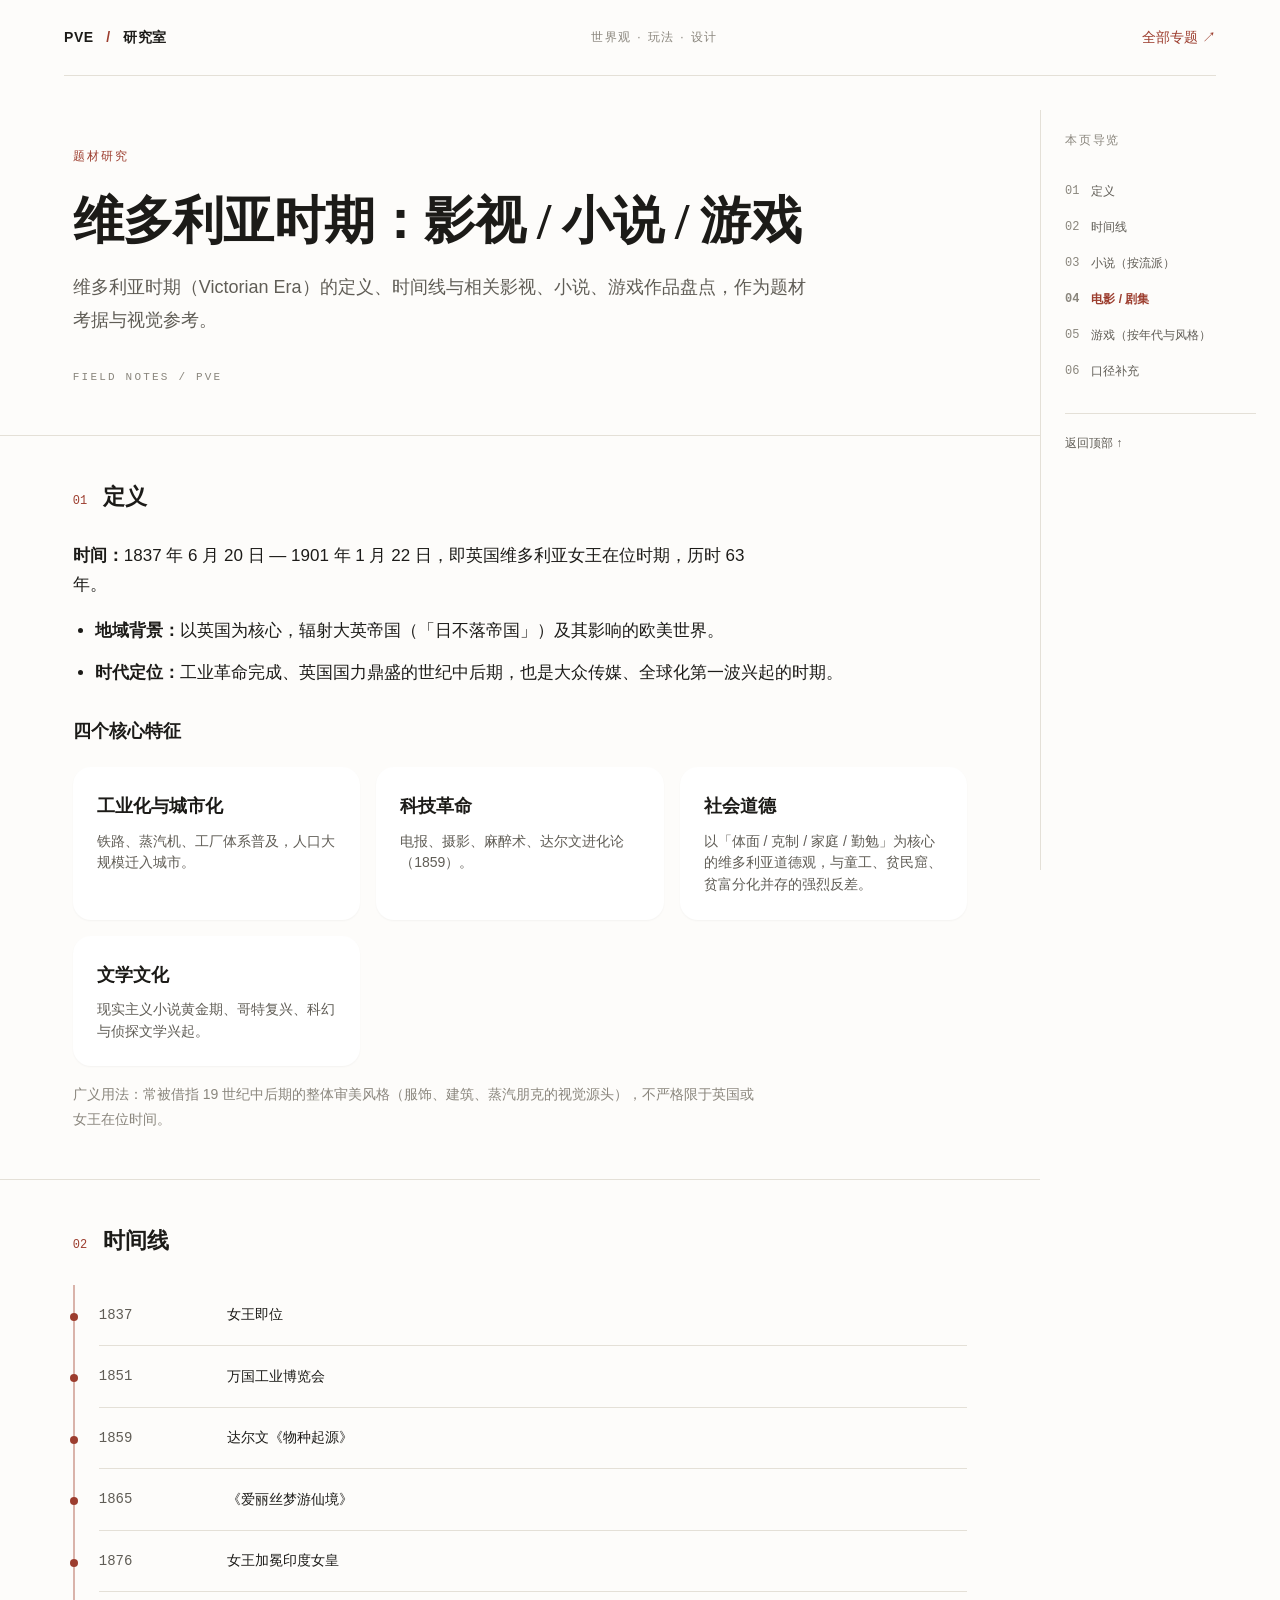
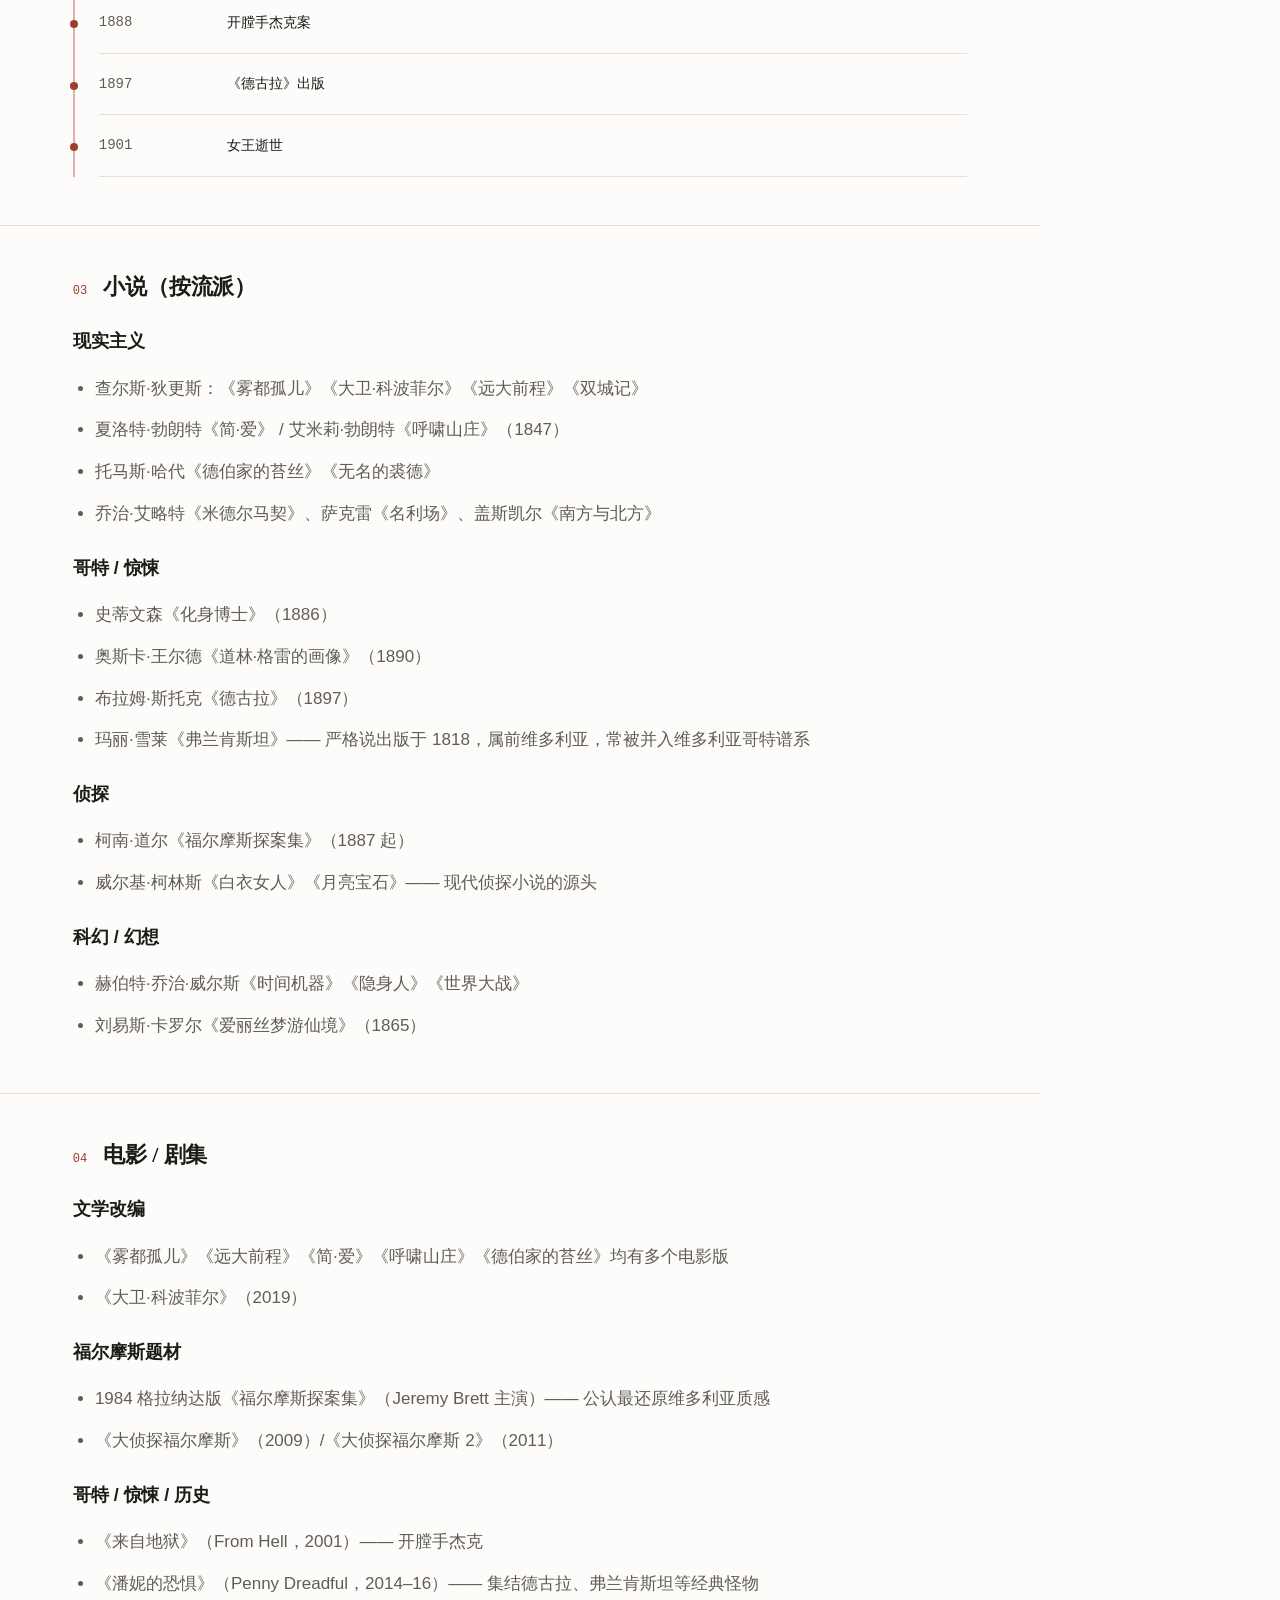
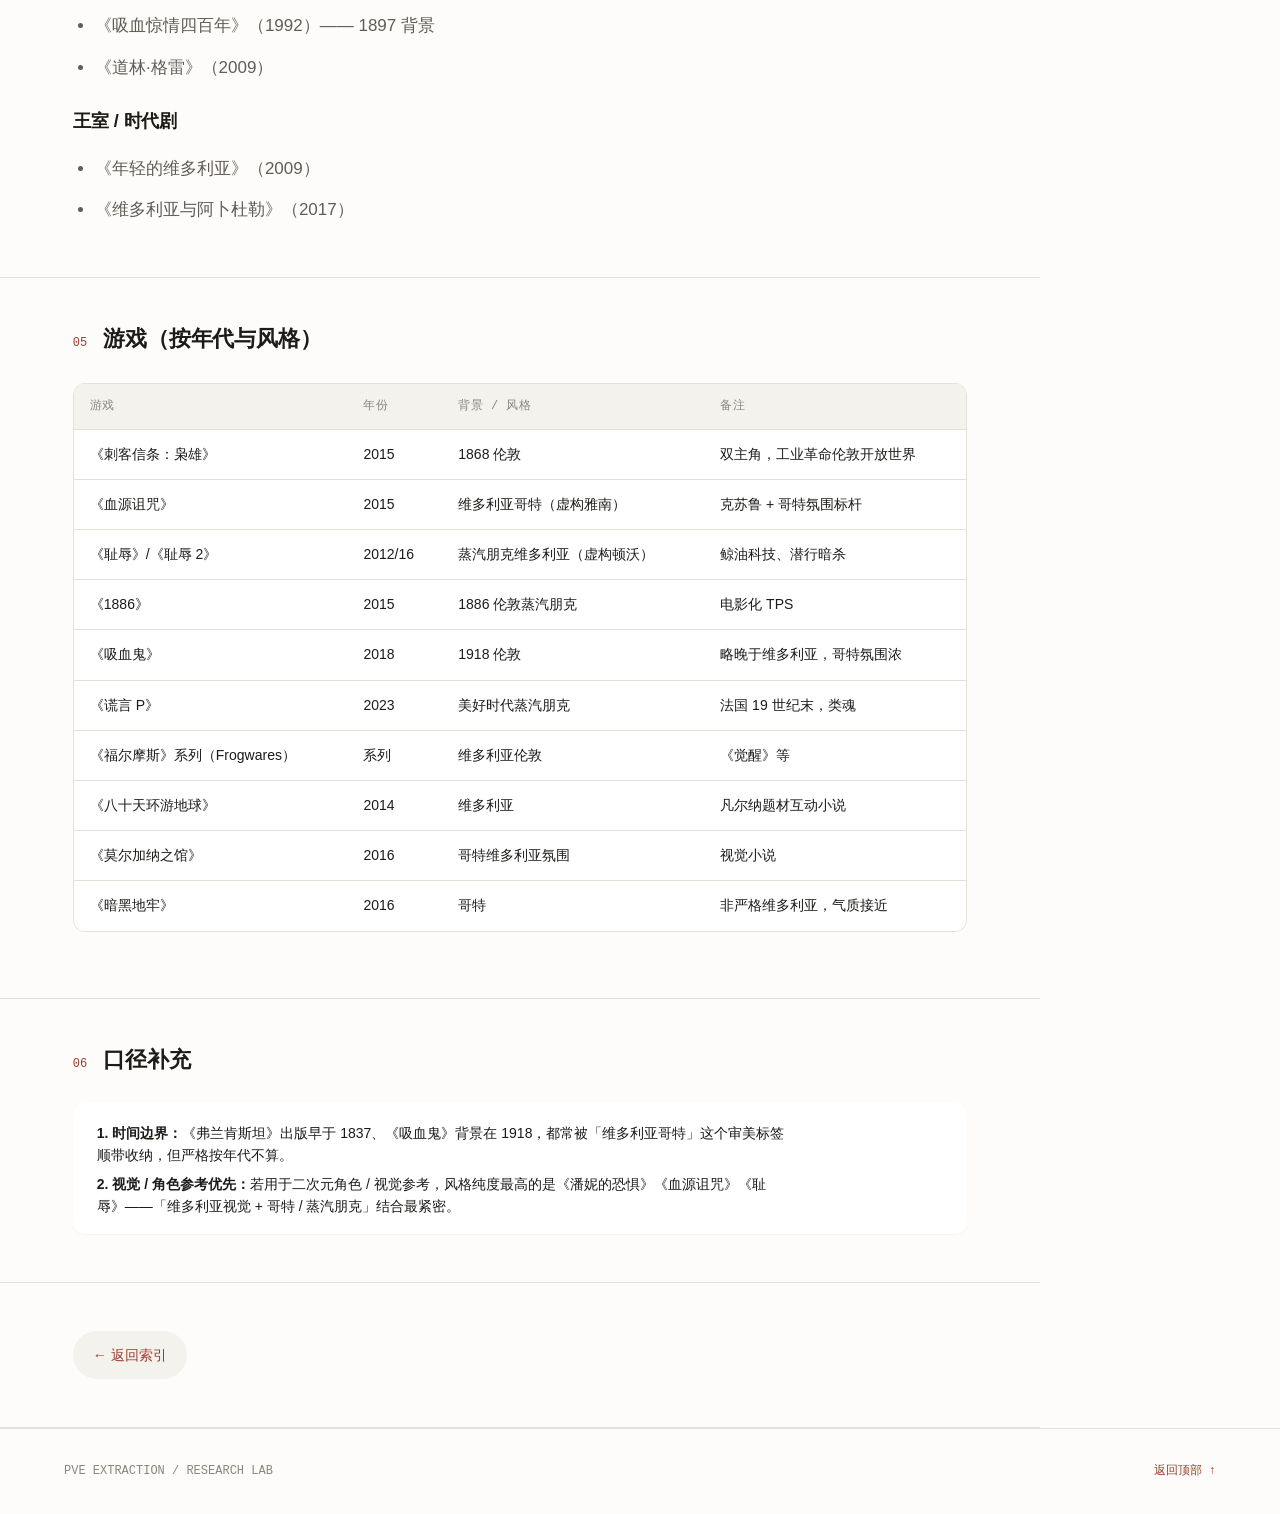
<file: docs/research/维多利亚时期_影视小说游戏_研究文档.html>
<!DOCTYPE html>
<html lang="zh-CN">
<head>
<meta charset="UTF-8">
<meta name="viewport" content="width=device-width, initial-scale=1.0">
<title>维多利亚时期：影视 / 小说 / 游戏 · PVE 搜打撤研究</title>
<link rel="stylesheet" href="../assets/theme/tokens.css">
<link rel="stylesheet" href="../assets/theme/base.css">
<style>
  .cat { margin-top: var(--space-5); }
  .cat h3 { margin-bottom: var(--space-3); }
  .cat ul li { color: var(--ink-secondary); }
</style>
<link rel="stylesheet" href="../assets/editorial.css">
<script defer src="../assets/editorial.js"></script>
</head>
<body class="research" id="top"><a class="skip-link" href="#content">跳至正文</a><nav class="site-nav" aria-label="主导航"><a class="brand" href="../pveextraction_index.html">PVE<span> / </span>研究室</a><span class="nav-caption">世界观 · 玩法 · 设计</span><a href="../pveextraction_index.html">全部专题 ↗</a></nav><main id="content">

<section class="band">
  <div class="page">
    <header class="hero">
      <span class="tag">题材研究</span>
      <h1>维多利亚时期：影视 / 小说 / 游戏</h1>
      <p class="lead">维多利亚时期（Victorian Era）的定义、时间线与相关影视、小说、游戏作品盘点，作为题材考据与视觉参考。</p>
    </header>
  </div>
</section>

<section class="band band-alt">
  <div class="page">
    <h2 id="chapter-1"><span class="chapter-no">01</span>定义</h2>
    <p><strong>时间：</strong>1837 年 6 月 20 日 — 1901 年 1 月 22 日，即英国维多利亚女王在位时期，历时 63 年。</p>
    <ul style="margin-top: var(--space-3)">
      <li><strong>地域背景：</strong>以英国为核心，辐射大英帝国（「日不落帝国」）及其影响的欧美世界。</li>
      <li><strong>时代定位：</strong>工业革命完成、英国国力鼎盛的世纪中后期，也是大众传媒、全球化第一波兴起的时期。</li>
    </ul>

    <div class="section">
      <h3>四个核心特征</h3>
      <div class="grid">
        <div class="card"><strong>工业化与城市化</strong><span>铁路、蒸汽机、工厂体系普及，人口大规模迁入城市。</span></div>
        <div class="card"><strong>科技革命</strong><span>电报、摄影、麻醉术、达尔文进化论（1859）。</span></div>
        <div class="card"><strong>社会道德</strong><span>以「体面 / 克制 / 家庭 / 勤勉」为核心的维多利亚道德观，与童工、贫民窟、贫富分化并存的强烈反差。</span></div>
        <div class="card"><strong>文学文化</strong><span>现实主义小说黄金期、哥特复兴、科幻与侦探文学兴起。</span></div>
      </div>
      <p class="note" style="margin-top: var(--space-4)">广义用法：常被借指 19 世纪中后期的整体审美风格（服饰、建筑、蒸汽朋克的视觉源头），不严格限于英国或女王在位时间。</p>
    </div>
  </div>
</section>

<section class="band">
  <div class="page">
    <h2 id="chapter-2"><span class="chapter-no">02</span>时间线</h2>
    <div class="timeline" style="margin-top: var(--space-4)">
      <div class="row"><div class="date">1837</div><div>女王即位</div></div>
      <div class="row"><div class="date">1851</div><div>万国工业博览会</div></div>
      <div class="row"><div class="date">1859</div><div>达尔文《物种起源》</div></div>
      <div class="row"><div class="date">1865</div><div>《爱丽丝梦游仙境》</div></div>
      <div class="row"><div class="date">1876</div><div>女王加冕印度女皇</div></div>
      <div class="row"><div class="date">1888</div><div>开膛手杰克案</div></div>
      <div class="row"><div class="date">1897</div><div>《德古拉》出版</div></div>
      <div class="row"><div class="date">1901</div><div>女王逝世</div></div>
    </div>
  </div>
</section>

<section class="band band-alt">
  <div class="page">
    <h2 id="chapter-3"><span class="chapter-no">03</span>小说（按流派）</h2>

    <div class="cat">
      <h3>现实主义</h3>
      <ul>
        <li>查尔斯·狄更斯：《雾都孤儿》《大卫·科波菲尔》《远大前程》《双城记》</li>
        <li>夏洛特·勃朗特《简·爱》 / 艾米莉·勃朗特《呼啸山庄》（1847）</li>
        <li>托马斯·哈代《德伯家的苔丝》《无名的裘德》</li>
        <li>乔治·艾略特《米德尔马契》、萨克雷《名利场》、盖斯凯尔《南方与北方》</li>
      </ul>
    </div>

    <div class="cat">
      <h3>哥特 / 惊悚</h3>
      <ul>
        <li>史蒂文森《化身博士》（1886）</li>
        <li>奥斯卡·王尔德《道林·格雷的画像》（1890）</li>
        <li>布拉姆·斯托克《德古拉》（1897）</li>
        <li>玛丽·雪莱《弗兰肯斯坦》—— 严格说出版于 1818，属前维多利亚，常被并入维多利亚哥特谱系</li>
      </ul>
    </div>

    <div class="cat">
      <h3>侦探</h3>
      <ul>
        <li>柯南·道尔《福尔摩斯探案集》（1887 起）</li>
        <li>威尔基·柯林斯《白衣女人》《月亮宝石》—— 现代侦探小说的源头</li>
      </ul>
    </div>

    <div class="cat">
      <h3>科幻 / 幻想</h3>
      <ul>
        <li>赫伯特·乔治·威尔斯《时间机器》《隐身人》《世界大战》</li>
        <li>刘易斯·卡罗尔《爱丽丝梦游仙境》（1865）</li>
      </ul>
    </div>
  </div>
</section>

<section class="band">
  <div class="page">
    <h2 id="chapter-4"><span class="chapter-no">04</span>电影 / 剧集</h2>

    <div class="cat">
      <h3>文学改编</h3>
      <ul>
        <li>《雾都孤儿》《远大前程》《简·爱》《呼啸山庄》《德伯家的苔丝》均有多个电影版</li>
        <li>《大卫·科波菲尔》（2019）</li>
      </ul>
    </div>

    <div class="cat">
      <h3>福尔摩斯题材</h3>
      <ul>
        <li>1984 格拉纳达版《福尔摩斯探案集》（Jeremy Brett 主演）—— 公认最还原维多利亚质感</li>
        <li>《大侦探福尔摩斯》（2009）/《大侦探福尔摩斯 2》（2011）</li>
      </ul>
    </div>

    <div class="cat">
      <h3>哥特 / 惊悚 / 历史</h3>
      <ul>
        <li>《来自地狱》（From Hell，2001）—— 开膛手杰克</li>
        <li>《潘妮的恐惧》（Penny Dreadful，2014–16）—— 集结德古拉、弗兰肯斯坦等经典怪物</li>
        <li>《吸血惊情四百年》（1992）—— 1897 背景</li>
        <li>《道林·格雷》（2009）</li>
      </ul>
    </div>

    <div class="cat">
      <h3>王室 / 时代剧</h3>
      <ul>
        <li>《年轻的维多利亚》（2009）</li>
        <li>《维多利亚与阿卜杜勒》（2017）</li>
      </ul>
    </div>
  </div>
</section>

<section class="band band-alt">
  <div class="page page-wide">
    <h2 id="chapter-5"><span class="chapter-no">05</span>游戏（按年代与风格）</h2>
    <div class="section">
      <table>
        <thead><tr><th>游戏</th><th>年份</th><th>背景 / 风格</th><th>备注</th></tr></thead>
        <tbody>
          <tr><td>《刺客信条：枭雄》</td><td>2015</td><td>1868 伦敦</td><td>双主角，工业革命伦敦开放世界</td></tr>
          <tr><td>《血源诅咒》</td><td>2015</td><td>维多利亚哥特（虚构雅南）</td><td>克苏鲁 + 哥特氛围标杆</td></tr>
          <tr><td>《耻辱》/《耻辱 2》</td><td>2012/16</td><td>蒸汽朋克维多利亚（虚构顿沃）</td><td>鲸油科技、潜行暗杀</td></tr>
          <tr><td>《1886》</td><td>2015</td><td>1886 伦敦蒸汽朋克</td><td>电影化 TPS</td></tr>
          <tr><td>《吸血鬼》</td><td>2018</td><td>1918 伦敦</td><td>略晚于维多利亚，哥特氛围浓</td></tr>
          <tr><td>《谎言 P》</td><td>2023</td><td>美好时代蒸汽朋克</td><td>法国 19 世纪末，类魂</td></tr>
          <tr><td>《福尔摩斯》系列（Frogwares）</td><td>系列</td><td>维多利亚伦敦</td><td>《觉醒》等</td></tr>
          <tr><td>《八十天环游地球》</td><td>2014</td><td>维多利亚</td><td>凡尔纳题材互动小说</td></tr>
          <tr><td>《莫尔加纳之馆》</td><td>2016</td><td>哥特维多利亚氛围</td><td>视觉小说</td></tr>
          <tr><td>《暗黑地牢》</td><td>2016</td><td>哥特</td><td>非严格维多利亚，气质接近</td></tr>
        </tbody>
      </table>
    </div>
  </div>
</section>

<section class="band">
  <div class="page">
    <h2 id="chapter-6"><span class="chapter-no">06</span>口径补充</h2>
    <div class="alert" style="margin-top: var(--space-4)">
      <p><strong>1. 时间边界：</strong>《弗兰肯斯坦》出版早于 1837、《吸血鬼》背景在 1918，都常被「维多利亚哥特」这个审美标签顺带收纳，但严格按年代不算。</p>
      <p style="margin-top: var(--space-2)"><strong>2. 视觉 / 角色参考优先：</strong>若用于二次元角色 / 视觉参考，风格纯度最高的是《潘妮的恐惧》《血源诅咒》《耻辱》——「维多利亚视觉 + 哥特 / 蒸汽朋克」结合最紧密。</p>
    </div>
  </div>
</section>

<section class="band band-tight">
  <div class="page">
    <div class="links">
      <a href="../pveextraction_index.html">← 返回索引</a>
    </div>
  </div>
</section>

</main><aside class="chapter-nav" aria-label="本页章节"><p>本页导览</p><a href="#chapter-1"><span>01</span>定义</a><a href="#chapter-2"><span>02</span>时间线</a><a href="#chapter-3"><span>03</span>小说（按流派）</a><a href="#chapter-4"><span>04</span>电影 / 剧集</a><a href="#chapter-5"><span>05</span>游戏（按年代与风格）</a><a href="#chapter-6"><span>06</span>口径补充</a><a class="back-top" href="#top">返回顶部 ↑</a></aside><footer class="site-footer"><span>PVE EXTRACTION / RESEARCH LAB</span><a href="#top">返回顶部 ↑</a></footer></body>
</html>
</file>
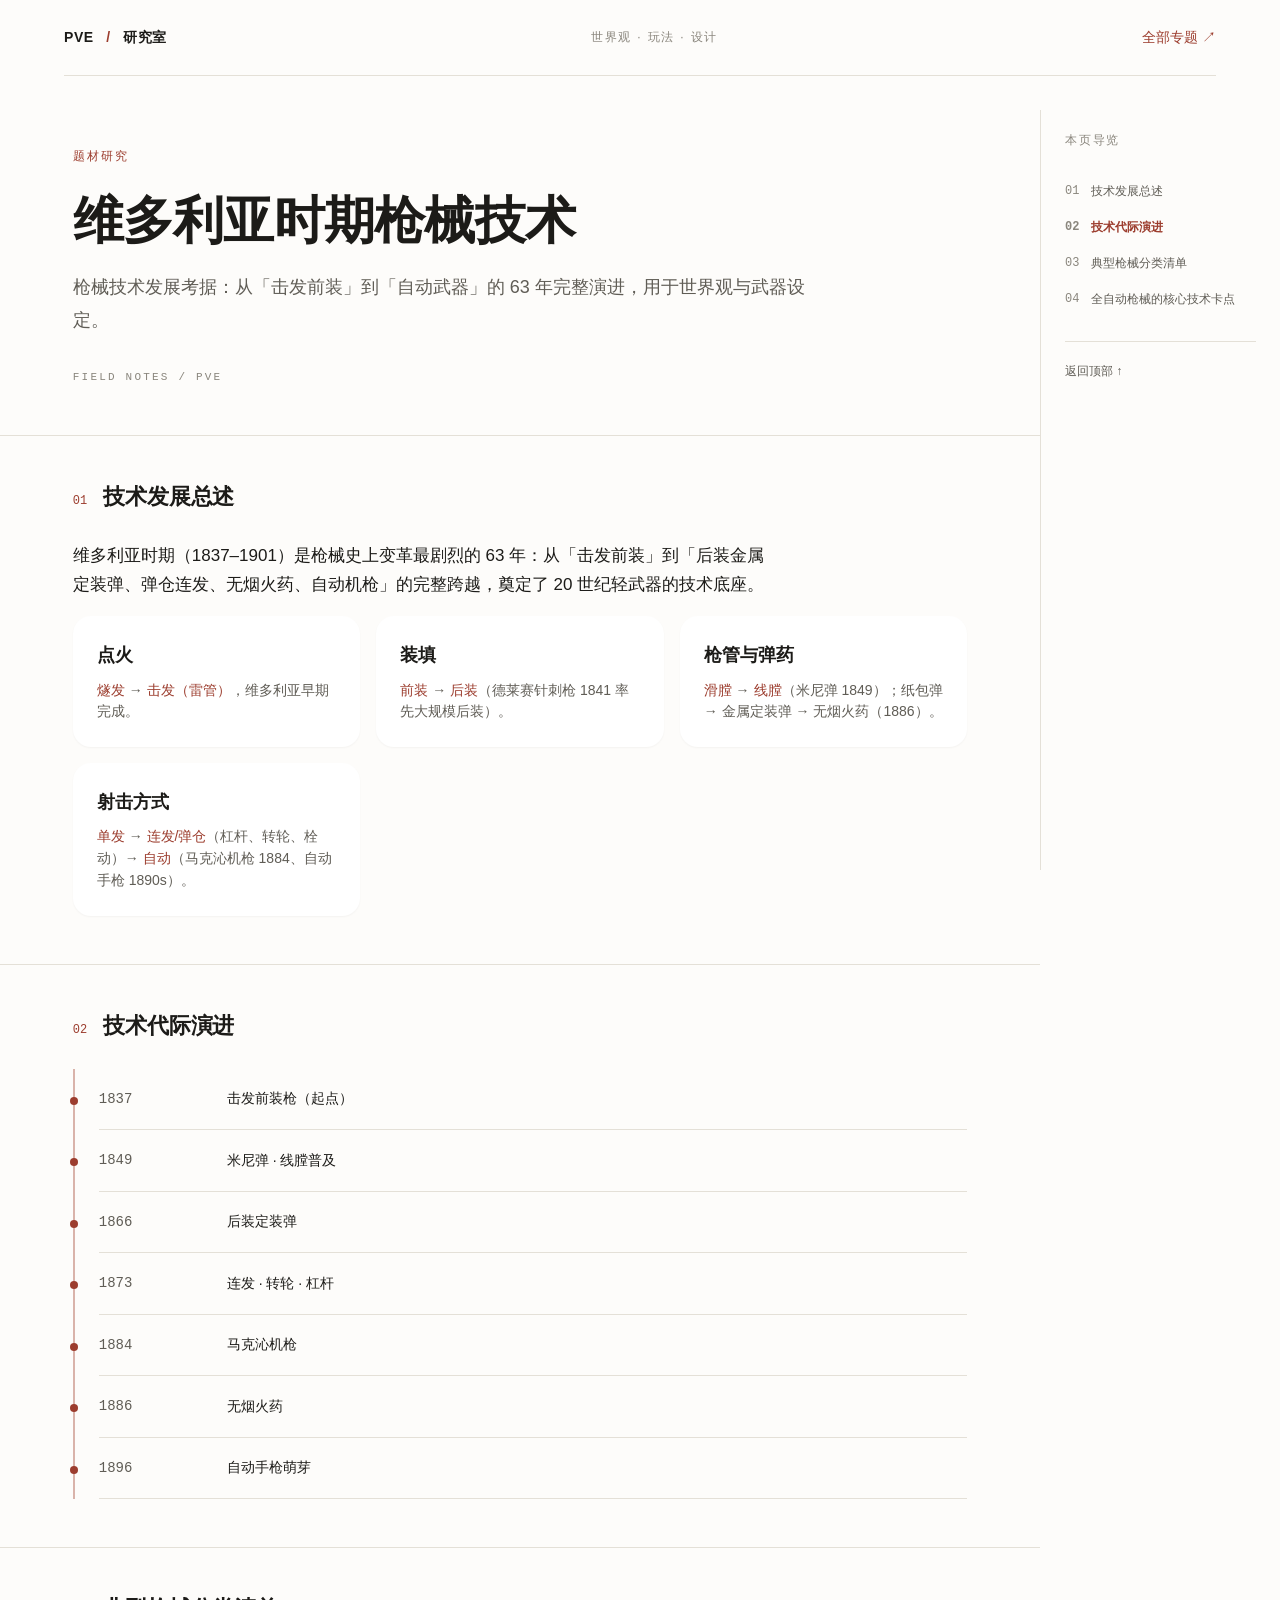
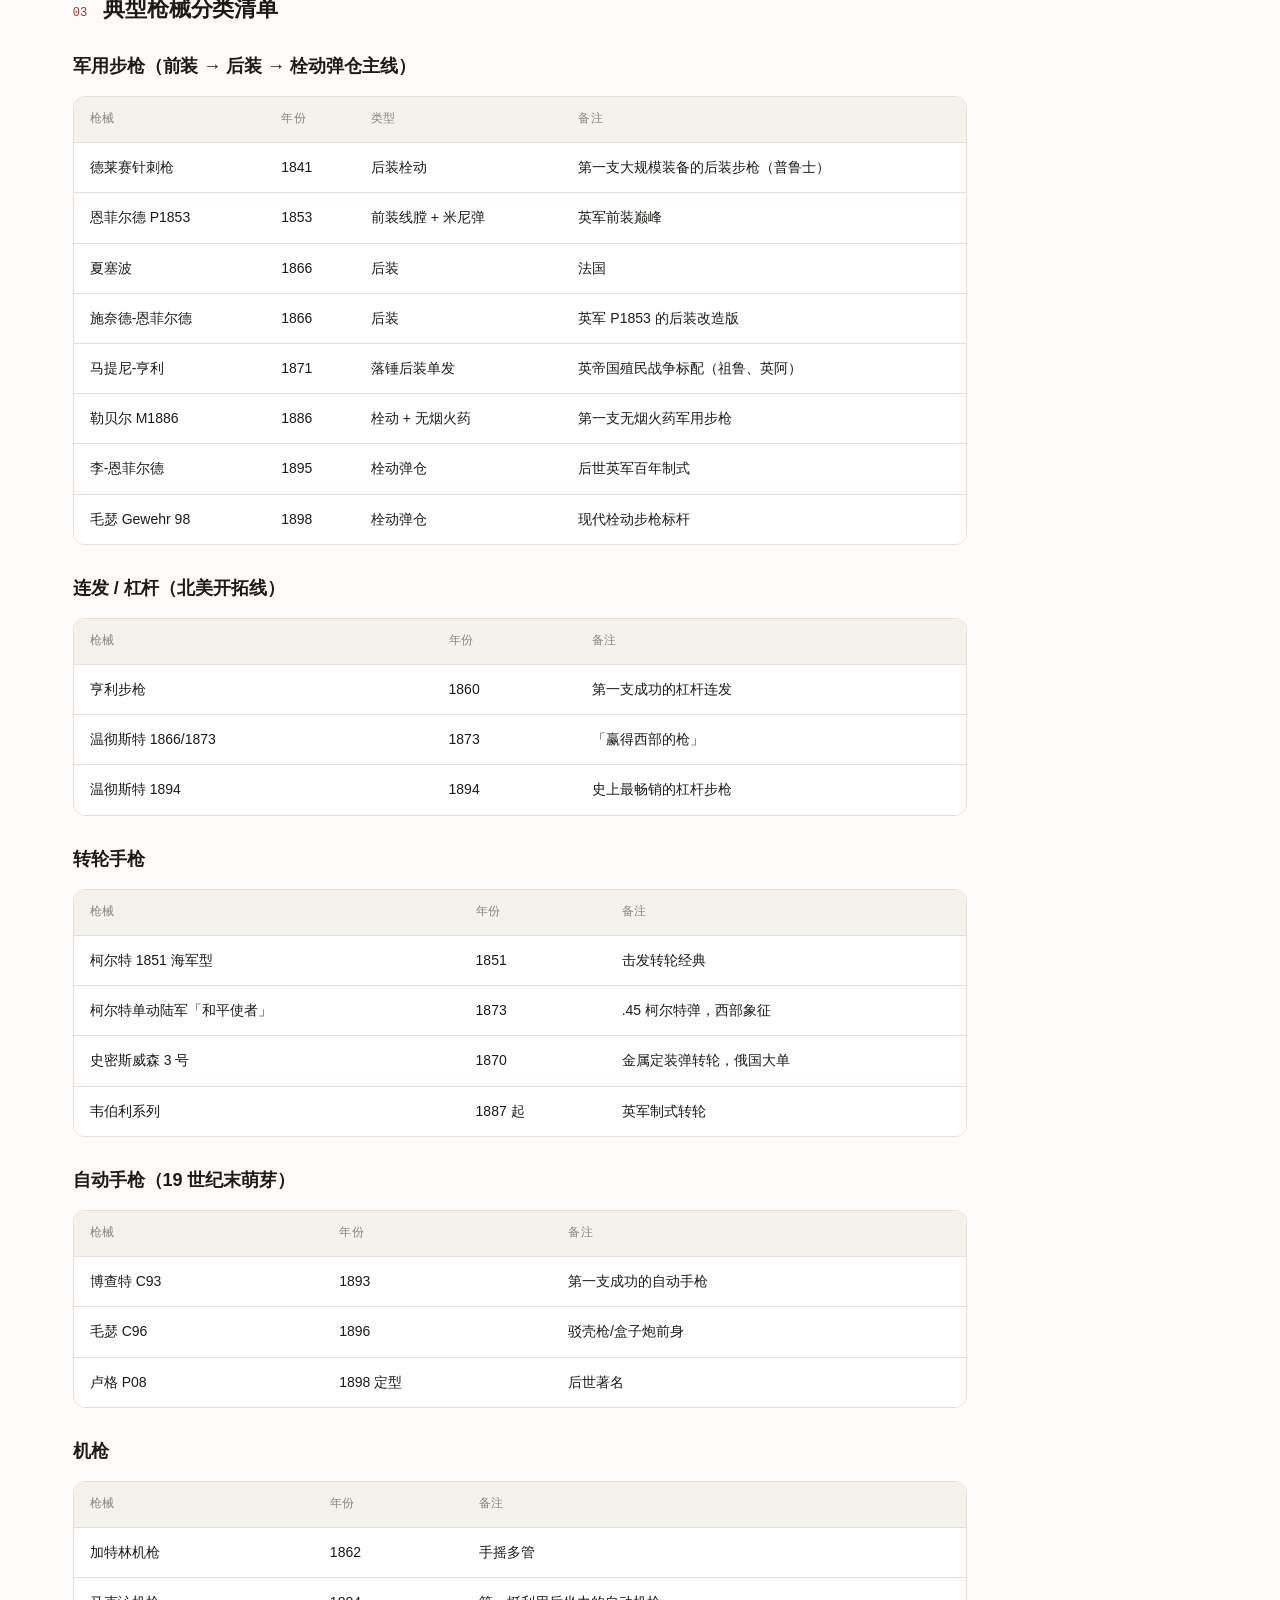
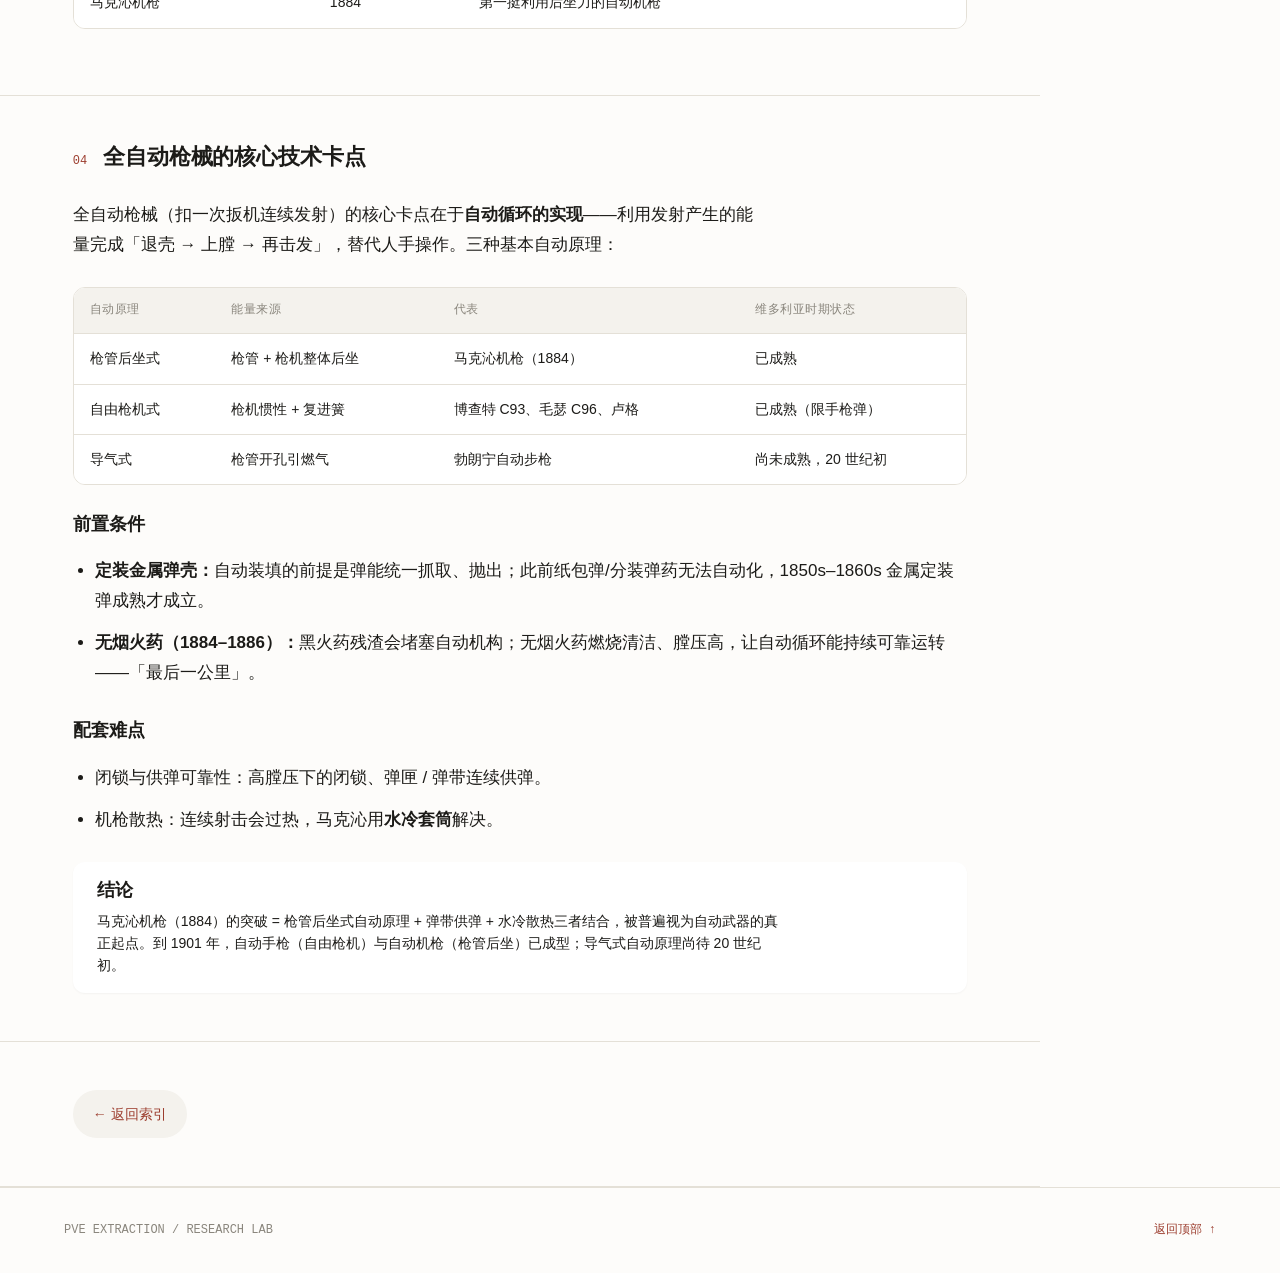
<file: docs/research/维多利亚时期_枪械技术_研究文档.html>
<!DOCTYPE html>
<html lang="zh-CN">
<head>
<meta charset="UTF-8">
<meta name="viewport" content="width=device-width, initial-scale=1.0">
<title>维多利亚时期枪械技术 · PVE 搜打撤研究</title>
<link rel="stylesheet" href="../assets/theme/tokens.css">
<link rel="stylesheet" href="../assets/theme/base.css">
<style>
  .lines { display: grid; grid-template-columns: repeat(auto-fit, minmax(220px, 1fr)); gap: var(--space-4); }
  .lines .card span b { color: var(--accent); font-weight: var(--weight-medium); }
  .gun { margin-top: var(--space-6); }
  .gun h3 { margin-bottom: var(--space-3); }
</style>
<link rel="stylesheet" href="../assets/editorial.css">
<script defer src="../assets/editorial.js"></script>
</head>
<body class="research" id="top"><a class="skip-link" href="#content">跳至正文</a><nav class="site-nav" aria-label="主导航"><a class="brand" href="../pveextraction_index.html">PVE<span> / </span>研究室</a><span class="nav-caption">世界观 · 玩法 · 设计</span><a href="../pveextraction_index.html">全部专题 ↗</a></nav><main id="content">

<section class="band">
  <div class="page">
    <header class="hero">
      <span class="tag">题材研究</span>
      <h1>维多利亚时期枪械技术</h1>
      <p class="lead">枪械技术发展考据：从「击发前装」到「自动武器」的 63 年完整演进，用于世界观与武器设定。</p>
    </header>
  </div>
</section>

<section class="band band-alt">
  <div class="page">
    <h2 id="chapter-1"><span class="chapter-no">01</span>技术发展总述</h2>
    <p>维多利亚时期（1837–1901）是枪械史上变革最剧烈的 63 年：从「击发前装」到「后装金属定装弹、弹仓连发、无烟火药、自动机枪」的完整跨越，奠定了 20 世纪轻武器的技术底座。</p>

    <div class="lines" style="margin-top: var(--space-4)">
      <div class="card"><strong>点火</strong><span><b>燧发</b> → <b>击发（雷管）</b>，维多利亚早期完成。</span></div>
      <div class="card"><strong>装填</strong><span><b>前装</b> → <b>后装</b>（德莱赛针刺枪 1841 率先大规模后装）。</span></div>
      <div class="card"><strong>枪管与弹药</strong><span><b>滑膛</b> → <b>线膛</b>（米尼弹 1849）；纸包弹 → 金属定装弹 → 无烟火药（1886）。</span></div>
      <div class="card"><strong>射击方式</strong><span><b>单发</b> → <b>连发/弹仓</b>（杠杆、转轮、栓动）→ <b>自动</b>（马克沁机枪 1884、自动手枪 1890s）。</span></div>
    </div>
  </div>
</section>

<section class="band">
  <div class="page">
    <h2 id="chapter-2"><span class="chapter-no">02</span>技术代际演进</h2>
    <div class="timeline" style="margin-top: var(--space-4)">
      <div class="row"><div class="date">1837</div><div>击发前装枪（起点）</div></div>
      <div class="row"><div class="date">1849</div><div>米尼弹 · 线膛普及</div></div>
      <div class="row"><div class="date">1866</div><div>后装定装弹</div></div>
      <div class="row"><div class="date">1873</div><div>连发 · 转轮 · 杠杆</div></div>
      <div class="row"><div class="date">1884</div><div>马克沁机枪</div></div>
      <div class="row"><div class="date">1886</div><div>无烟火药</div></div>
      <div class="row"><div class="date">1896</div><div>自动手枪萌芽</div></div>
    </div>
  </div>
</section>

<section class="band band-alt">
  <div class="page page-wide">
    <h2 id="chapter-3"><span class="chapter-no">03</span>典型枪械分类清单</h2>

    <div class="gun">
      <h3>军用步枪（前装 → 后装 → 栓动弹仓主线）</h3>
      <table>
        <thead><tr><th>枪械</th><th>年份</th><th>类型</th><th>备注</th></tr></thead>
        <tbody>
          <tr><td>德莱赛针刺枪</td><td>1841</td><td>后装栓动</td><td>第一支大规模装备的后装步枪（普鲁士）</td></tr>
          <tr><td>恩菲尔德 P1853</td><td>1853</td><td>前装线膛 + 米尼弹</td><td>英军前装巅峰</td></tr>
          <tr><td>夏塞波</td><td>1866</td><td>后装</td><td>法国</td></tr>
          <tr><td>施奈德-恩菲尔德</td><td>1866</td><td>后装</td><td>英军 P1853 的后装改造版</td></tr>
          <tr><td>马提尼-亨利</td><td>1871</td><td>落锤后装单发</td><td>英帝国殖民战争标配（祖鲁、英阿）</td></tr>
          <tr><td>勒贝尔 M1886</td><td>1886</td><td>栓动 + 无烟火药</td><td>第一支无烟火药军用步枪</td></tr>
          <tr><td>李-恩菲尔德</td><td>1895</td><td>栓动弹仓</td><td>后世英军百年制式</td></tr>
          <tr><td>毛瑟 Gewehr 98</td><td>1898</td><td>栓动弹仓</td><td>现代栓动步枪标杆</td></tr>
        </tbody>
      </table>
    </div>

    <div class="gun">
      <h3>连发 / 杠杆（北美开拓线）</h3>
      <table>
        <thead><tr><th>枪械</th><th>年份</th><th>备注</th></tr></thead>
        <tbody>
          <tr><td>亨利步枪</td><td>1860</td><td>第一支成功的杠杆连发</td></tr>
          <tr><td>温彻斯特 1866/1873</td><td>1873</td><td>「赢得西部的枪」</td></tr>
          <tr><td>温彻斯特 1894</td><td>1894</td><td>史上最畅销的杠杆步枪</td></tr>
        </tbody>
      </table>
    </div>

    <div class="gun">
      <h3>转轮手枪</h3>
      <table>
        <thead><tr><th>枪械</th><th>年份</th><th>备注</th></tr></thead>
        <tbody>
          <tr><td>柯尔特 1851 海军型</td><td>1851</td><td>击发转轮经典</td></tr>
          <tr><td>柯尔特单动陆军「和平使者」</td><td>1873</td><td>.45 柯尔特弹，西部象征</td></tr>
          <tr><td>史密斯威森 3 号</td><td>1870</td><td>金属定装弹转轮，俄国大单</td></tr>
          <tr><td>韦伯利系列</td><td>1887 起</td><td>英军制式转轮</td></tr>
        </tbody>
      </table>
    </div>

    <div class="gun">
      <h3>自动手枪（19 世纪末萌芽）</h3>
      <table>
        <thead><tr><th>枪械</th><th>年份</th><th>备注</th></tr></thead>
        <tbody>
          <tr><td>博查特 C93</td><td>1893</td><td>第一支成功的自动手枪</td></tr>
          <tr><td>毛瑟 C96</td><td>1896</td><td>驳壳枪/盒子炮前身</td></tr>
          <tr><td>卢格 P08</td><td>1898 定型</td><td>后世著名</td></tr>
        </tbody>
      </table>
    </div>

    <div class="gun">
      <h3>机枪</h3>
      <table>
        <thead><tr><th>枪械</th><th>年份</th><th>备注</th></tr></thead>
        <tbody>
          <tr><td>加特林机枪</td><td>1862</td><td>手摇多管</td></tr>
          <tr><td>马克沁机枪</td><td>1884</td><td>第一挺利用后坐力的自动机枪</td></tr>
        </tbody>
      </table>
    </div>
  </div>
</section>

<section class="band">
  <div class="page page-wide">
    <h2 id="chapter-4"><span class="chapter-no">04</span>全自动枪械的核心技术卡点</h2>
    <p>全自动枪械（扣一次扳机连续发射）的核心卡点在于<strong>自动循环的实现</strong>——利用发射产生的能量完成「退壳 → 上膛 → 再击发」，替代人手操作。三种基本自动原理：</p>

    <div class="section">
      <table>
        <thead><tr><th>自动原理</th><th>能量来源</th><th>代表</th><th>维多利亚时期状态</th></tr></thead>
        <tbody>
          <tr><td>枪管后坐式</td><td>枪管 + 枪机整体后坐</td><td>马克沁机枪（1884）</td><td>已成熟</td></tr>
          <tr><td>自由枪机式</td><td>枪机惯性 + 复进簧</td><td>博查特 C93、毛瑟 C96、卢格</td><td>已成熟（限手枪弹）</td></tr>
          <tr><td>导气式</td><td>枪管开孔引燃气</td><td>勃朗宁自动步枪</td><td>尚未成熟，20 世纪初</td></tr>
        </tbody>
      </table>
    </div>

    <div class="section">
      <h3>前置条件</h3>
      <ul>
        <li><strong>定装金属弹壳：</strong>自动装填的前提是弹能统一抓取、抛出；此前纸包弹/分装弹药无法自动化，1850s–1860s 金属定装弹成熟才成立。</li>
        <li><strong>无烟火药（1884–1886）：</strong>黑火药残渣会堵塞自动机构；无烟火药燃烧清洁、膛压高，让自动循环能持续可靠运转——「最后一公里」。</li>
      </ul>
    </div>

    <div class="section">
      <h3>配套难点</h3>
      <ul>
        <li>闭锁与供弹可靠性：高膛压下的闭锁、弹匣 / 弹带连续供弹。</li>
        <li>机枪散热：连续射击会过热，马克沁用<strong>水冷套筒</strong>解决。</li>
      </ul>
    </div>

    <div class="alert" style="margin-top: var(--space-5)">
      <h4>结论</h4>
      <p>马克沁机枪（1884）的突破 = 枪管后坐式自动原理 + 弹带供弹 + 水冷散热三者结合，被普遍视为自动武器的真正起点。到 1901 年，自动手枪（自由枪机）与自动机枪（枪管后坐）已成型；导气式自动原理尚待 20 世纪初。</p>
    </div>
  </div>
</section>

<section class="band band-tight">
  <div class="page">
    <div class="links">
      <a href="../pveextraction_index.html">← 返回索引</a>
    </div>
  </div>
</section>

</main><aside class="chapter-nav" aria-label="本页章节"><p>本页导览</p><a href="#chapter-1"><span>01</span>技术发展总述</a><a href="#chapter-2"><span>02</span>技术代际演进</a><a href="#chapter-3"><span>03</span>典型枪械分类清单</a><a href="#chapter-4"><span>04</span>全自动枪械的核心技术卡点</a><a class="back-top" href="#top">返回顶部 ↑</a></aside><footer class="site-footer"><span>PVE EXTRACTION / RESEARCH LAB</span><a href="#top">返回顶部 ↑</a></footer></body>
</html>
</file>
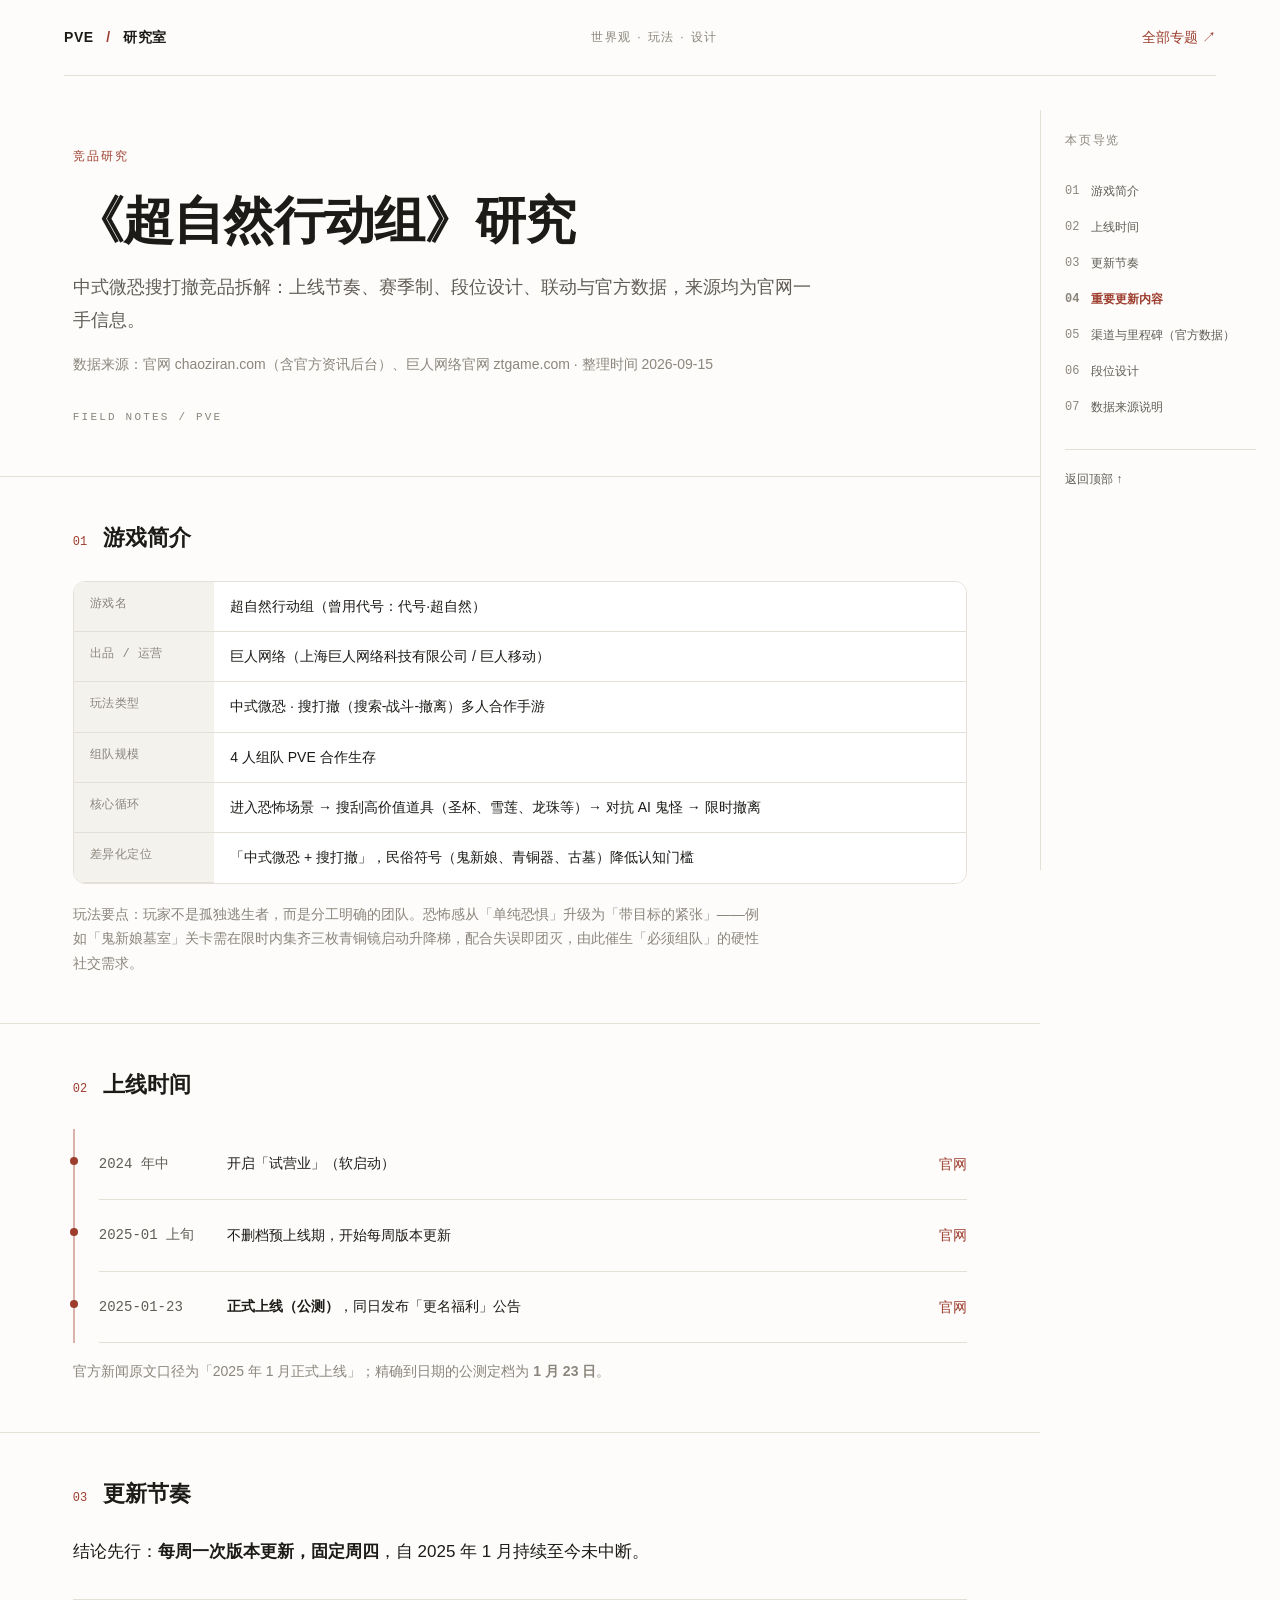
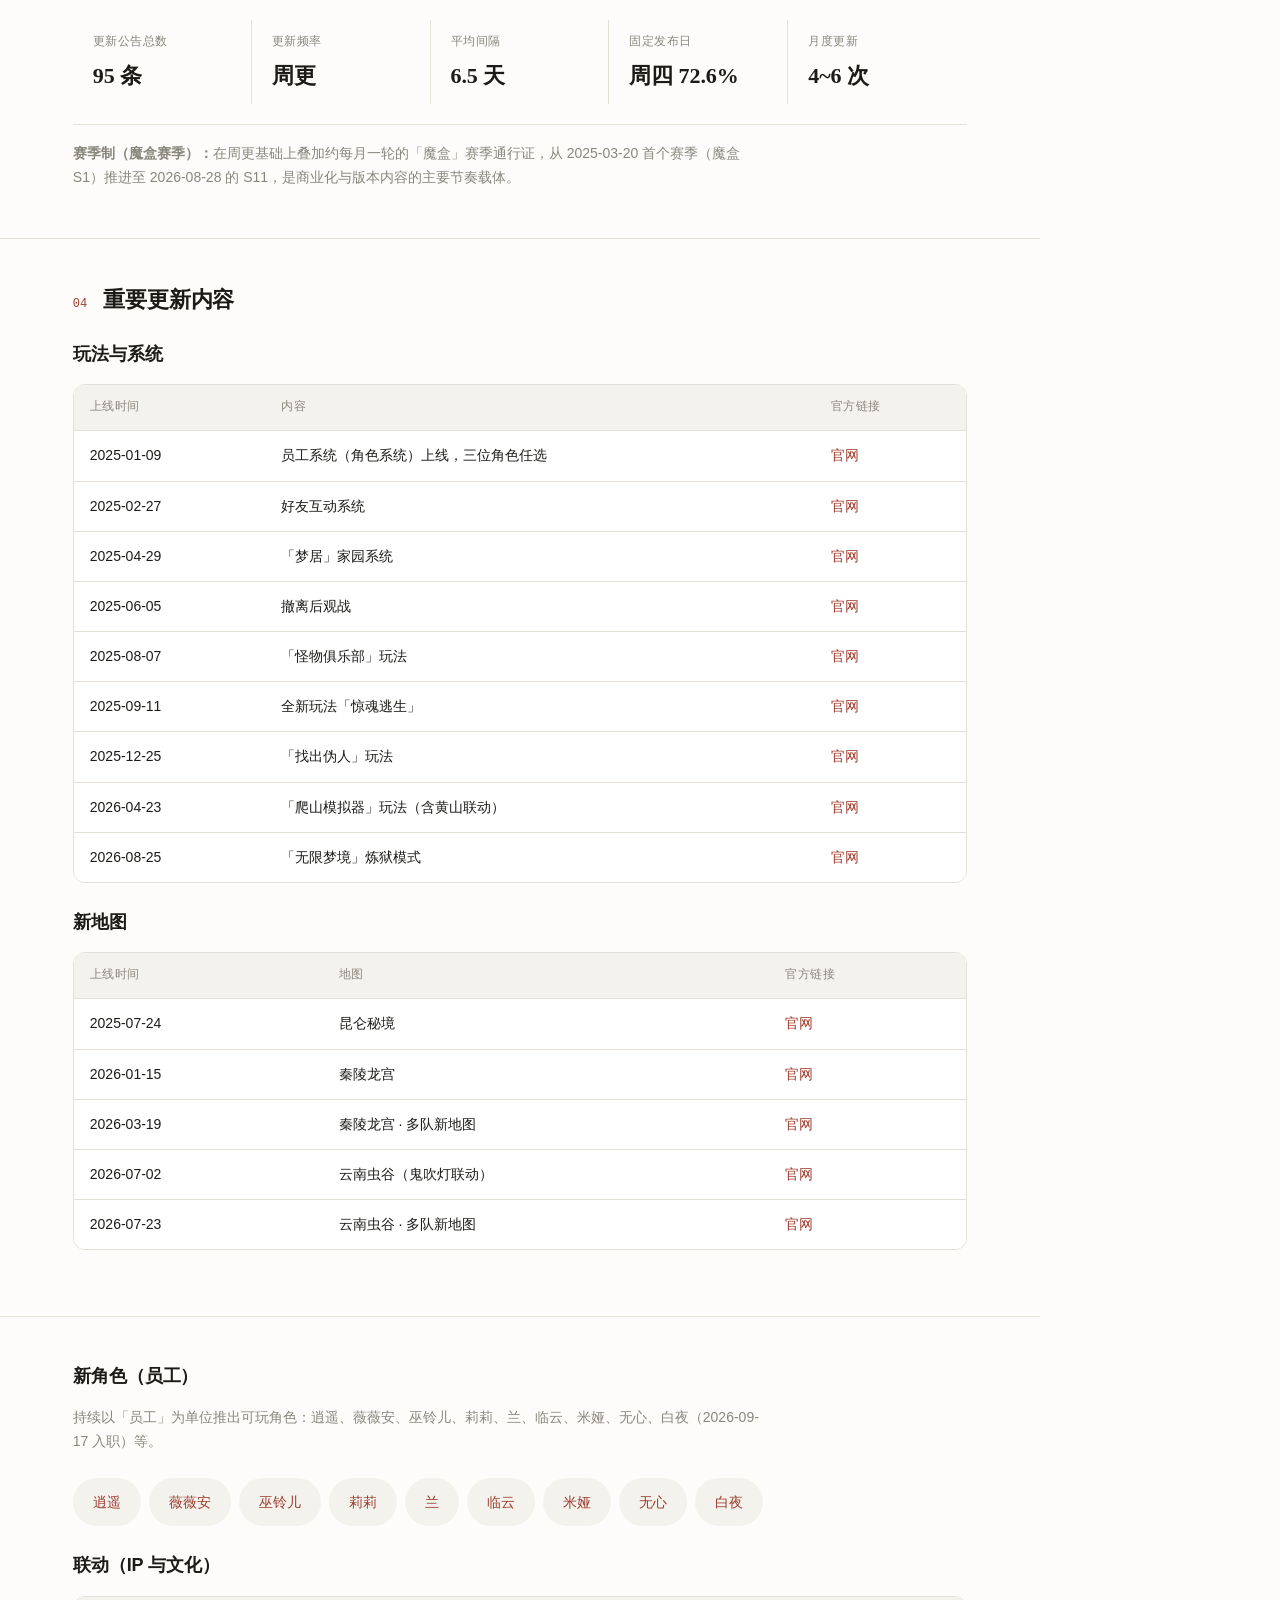
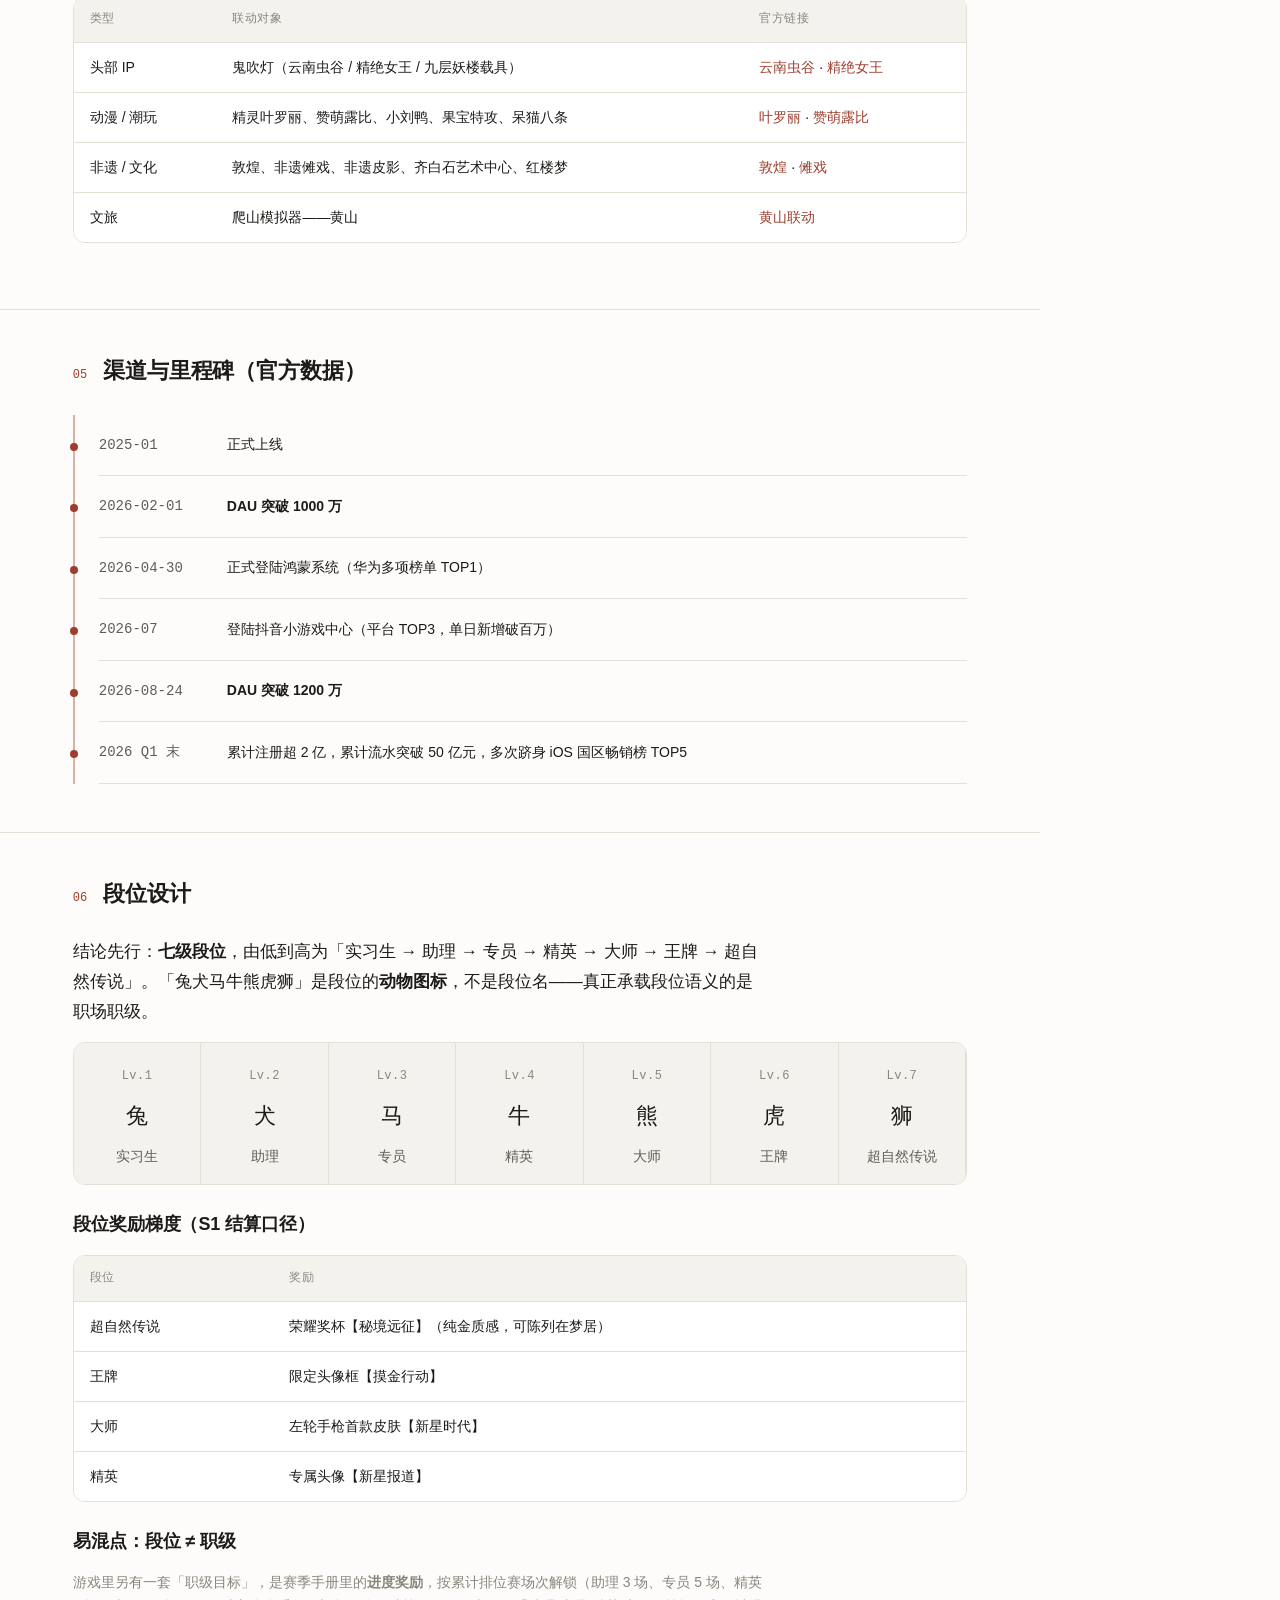
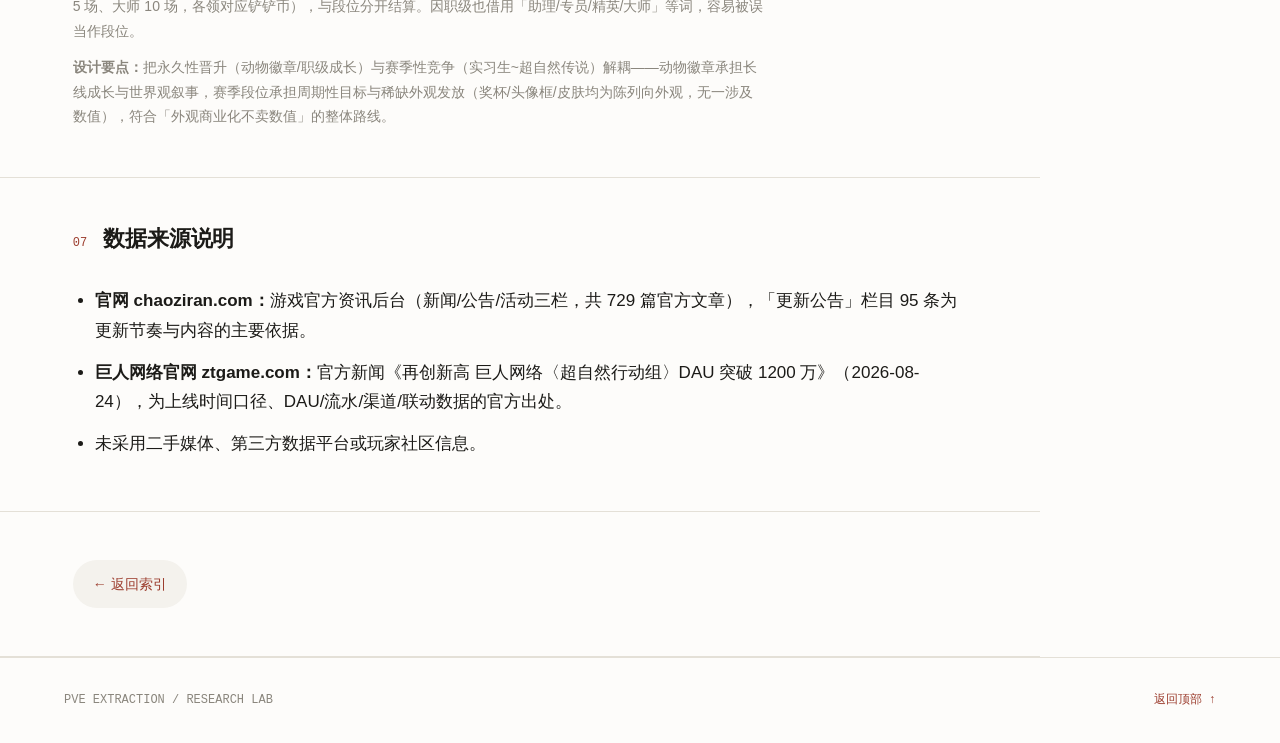
<file: docs/research/超自然行动组_研究文档.html>
<!DOCTYPE html>
<html lang="zh-CN">
<head>
<meta charset="UTF-8">
<meta name="viewport" content="width=device-width, initial-scale=1.0">
<title>《超自然行动组》研究 · PVE 搜打撤研究</title>
<link rel="stylesheet" href="../assets/theme/tokens.css">
<link rel="stylesheet" href="../assets/theme/base.css">
<style>
  .sec { margin-top: var(--space-7); }
  .sec h3 { margin-bottom: var(--space-3); }
  .tiers { display: grid; grid-template-columns: repeat(auto-fit, minmax(120px, 1fr)); gap: var(--space-3); }
  .tier { background: var(--surface-raised); border-radius: var(--radius-md); padding: var(--space-4); box-shadow: var(--shadow-sm); text-align: center; }
  .tier .lv { font-family: var(--font-mono); font-size: var(--text-micro); letter-spacing: var(--text-micro-ls); color: var(--ink-tertiary); }
  .tier .animal { display: block; margin-top: var(--space-2); font-family: var(--font-serif); font-size: var(--text-h3); }
  .tier .name { display: block; margin-top: var(--space-2); font-size: var(--text-small); color: var(--ink-secondary); }
</style>
<link rel="stylesheet" href="../assets/editorial.css">
<script defer src="../assets/editorial.js"></script>
</head>
<body class="research" id="top"><a class="skip-link" href="#content">跳至正文</a><nav class="site-nav" aria-label="主导航"><a class="brand" href="../pveextraction_index.html">PVE<span> / </span>研究室</a><span class="nav-caption">世界观 · 玩法 · 设计</span><a href="../pveextraction_index.html">全部专题 ↗</a></nav><main id="content">

<section class="band">
  <div class="page">
    <header class="hero">
      <span class="tag">竞品研究</span>
      <h1>《超自然行动组》研究</h1>
      <p class="lead">中式微恐搜打撤竞品拆解：上线节奏、赛季制、段位设计、联动与官方数据，来源均为官网一手信息。</p>
      <p class="note" style="margin-top: var(--space-4)">数据来源：官网 chaoziran.com（含官方资讯后台）、巨人网络官网 ztgame.com · 整理时间 2026-09-15</p>
    </header>
  </div>
</section>

<section class="band band-alt">
  <div class="page page-wide">
    <h2 id="chapter-1"><span class="chapter-no">01</span>游戏简介</h2>
    <div class="section">
      <table>
        <tbody>
          <tr><th>游戏名</th><td>超自然行动组（曾用代号：代号·超自然）</td></tr>
          <tr><th>出品 / 运营</th><td>巨人网络（上海巨人网络科技有限公司 / 巨人移动）</td></tr>
          <tr><th>玩法类型</th><td>中式微恐 · 搜打撤（搜索-战斗-撤离）多人合作手游</td></tr>
          <tr><th>组队规模</th><td>4 人组队 PVE 合作生存</td></tr>
          <tr><th>核心循环</th><td>进入恐怖场景 → 搜刮高价值道具（圣杯、雪莲、龙珠等）→ 对抗 AI 鬼怪 → 限时撤离</td></tr>
          <tr><th>差异化定位</th><td>「中式微恐 + 搜打撤」，民俗符号（鬼新娘、青铜器、古墓）降低认知门槛</td></tr>
        </tbody>
      </table>
    </div>
    <p class="note" style="margin-top: var(--space-4)">玩法要点：玩家不是孤独逃生者，而是分工明确的团队。恐怖感从「单纯恐惧」升级为「带目标的紧张」——例如「鬼新娘墓室」关卡需在限时内集齐三枚青铜镜启动升降梯，配合失误即团灭，由此催生「必须组队」的硬性社交需求。</p>
  </div>
</section>

<section class="band">
  <div class="page">
    <h2 id="chapter-2"><span class="chapter-no">02</span>上线时间</h2>
    <div class="timeline" style="margin-top: var(--space-4)">
      <div class="row"><div class="date">2024 年中</div><div>开启「试营业」（软启动）</div><a class="button button-quiet" href="https://www.chaoziran.com/news/5">官网</a></div>
      <div class="row"><div class="date">2025-01 上旬</div><div>不删档预上线期，开始每周版本更新</div><a class="button button-quiet" href="https://www.chaoziran.com/news/20">官网</a></div>
      <div class="row"><div class="date">2025-01-23</div><div><strong>正式上线（公测）</strong>，同日发布「更名福利」公告</div><a class="button button-quiet" href="https://www.chaoziran.com/news/23">官网</a></div>
    </div>
    <p class="note" style="margin-top: var(--space-4)">官方新闻原文口径为「2025 年 1 月正式上线」；精确到日期的公测定档为 <strong>1 月 23 日</strong>。</p>
  </div>
</section>

<section class="band band-alt">
  <div class="page">
    <h2 id="chapter-3"><span class="chapter-no">03</span>更新节奏</h2>
    <p>结论先行：<strong>每周一次版本更新，固定周四</strong>，自 2025 年 1 月持续至今未中断。</p>
    <div class="stats">
      <div class="stat"><span>更新公告总数</span><strong>95 条</strong></div>
      <div class="stat"><span>更新频率</span><strong>周更</strong></div>
      <div class="stat"><span>平均间隔</span><strong>6.5 天</strong></div>
      <div class="stat"><span>固定发布日</span><strong>周四 72.6%</strong></div>
      <div class="stat"><span>月度更新</span><strong>4~6 次</strong></div>
    </div>
    <p class="note" style="margin-top: var(--space-4)"><strong>赛季制（魔盒赛季）：</strong>在周更基础上叠加约每月一轮的「魔盒」赛季通行证，从 2025-03-20 首个赛季（魔盒 S1）推进至 2026-08-28 的 S11，是商业化与版本内容的主要节奏载体。</p>
  </div>
</section>

<section class="band">
  <div class="page page-wide">
    <h2 id="chapter-4"><span class="chapter-no">04</span>重要更新内容</h2>

    <div class="sec">
      <h3>玩法与系统</h3>
      <table>
        <thead><tr><th>上线时间</th><th>内容</th><th>官方链接</th></tr></thead>
        <tbody>
          <tr><td>2025-01-09</td><td>员工系统（角色系统）上线，三位角色任选</td><td><a href="https://www.chaoziran.com/news/20">官网</a></td></tr>
          <tr><td>2025-02-27</td><td>好友互动系统</td><td><a href="https://www.chaoziran.com/news/31">官网</a></td></tr>
          <tr><td>2025-04-29</td><td>「梦居」家园系统</td><td><a href="https://www.chaoziran.com/news/53">官网</a></td></tr>
          <tr><td>2025-06-05</td><td>撤离后观战</td><td><a href="https://www.chaoziran.com/news/69">官网</a></td></tr>
          <tr><td>2025-08-07</td><td>「怪物俱乐部」玩法</td><td><a href="https://www.chaoziran.com/news/133">官网</a></td></tr>
          <tr><td>2025-09-11</td><td>全新玩法「惊魂逃生」</td><td><a href="https://www.chaoziran.com/news/159">官网</a></td></tr>
          <tr><td>2025-12-25</td><td>「找出伪人」玩法</td><td><a href="https://www.chaoziran.com/news/273">官网</a></td></tr>
          <tr><td>2026-04-23</td><td>「爬山模拟器」玩法（含黄山联动）</td><td><a href="https://www.chaoziran.com/news/482">官网</a></td></tr>
          <tr><td>2026-08-25</td><td>「无限梦境」炼狱模式</td><td><a href="https://www.chaoziran.com/news/721">官网</a></td></tr>
        </tbody>
      </table>
    </div>

    <div class="sec">
      <h3>新地图</h3>
      <table>
        <thead><tr><th>上线时间</th><th>地图</th><th>官方链接</th></tr></thead>
        <tbody>
          <tr><td>2025-07-24</td><td>昆仑秘境</td><td><a href="https://www.chaoziran.com/news/116">官网</a></td></tr>
          <tr><td>2026-01-15</td><td>秦陵龙宫</td><td><a href="https://www.chaoziran.com/news/308">官网</a></td></tr>
          <tr><td>2026-03-19</td><td>秦陵龙宫 · 多队新地图</td><td><a href="https://www.chaoziran.com/news/421">官网</a></td></tr>
          <tr><td>2026-07-02</td><td>云南虫谷（鬼吹灯联动）</td><td><a href="https://www.chaoziran.com/news/610">官网</a></td></tr>
          <tr><td>2026-07-23</td><td>云南虫谷 · 多队新地图</td><td><a href="https://www.chaoziran.com/news/654">官网</a></td></tr>
        </tbody>
      </table>
    </div>
  </div>
</section>

<section class="band band-alt">
  <div class="page page-wide">
    <div class="sec" style="margin-top: 0">
      <h3>新角色（员工）</h3>
      <p class="note" style="margin-bottom: var(--space-3)">持续以「员工」为单位推出可玩角色：逍遥、薇薇安、巫铃儿、莉莉、兰、临云、米娅、无心、白夜（2026-09-17 入职）等。</p>
      <div class="links">
        <a href="https://www.chaoziran.com/news/45">逍遥</a>
        <a href="https://www.chaoziran.com/news/53">薇薇安</a>
        <a href="https://www.chaoziran.com/news/63">巫铃儿</a>
        <a href="https://www.chaoziran.com/news/84">莉莉</a>
        <a href="https://www.chaoziran.com/news/211">兰</a>
        <a href="https://www.chaoziran.com/news/352">临云</a>
        <a href="https://www.chaoziran.com/news/518">米娅</a>
        <a href="https://www.chaoziran.com/news/594">无心</a>
        <a href="https://www.chaoziran.com/news/743">白夜</a>
      </div>
    </div>

    <div class="sec">
      <h3>联动（IP 与文化）</h3>
      <table>
        <thead><tr><th>类型</th><th>联动对象</th><th>官方链接</th></tr></thead>
        <tbody>
          <tr><td>头部 IP</td><td>鬼吹灯（云南虫谷 / 精绝女王 / 九层妖楼载具）</td><td><a href="https://www.chaoziran.com/news/610">云南虫谷</a> · <a href="https://www.chaoziran.com/news/630">精绝女王</a></td></tr>
          <tr><td>动漫 / 潮玩</td><td>精灵叶罗丽、赞萌露比、小刘鸭、果宝特攻、呆猫八条</td><td><a href="https://www.chaoziran.com/news/109">叶罗丽</a> · <a href="https://www.chaoziran.com/news/190">赞萌露比</a></td></tr>
          <tr><td>非遗 / 文化</td><td>敦煌、非遗傩戏、非遗皮影、齐白石艺术中心、红楼梦</td><td><a href="https://www.chaoziran.com/news/184">敦煌</a> · <a href="https://www.chaoziran.com/news/226">傩戏</a></td></tr>
          <tr><td>文旅</td><td>爬山模拟器——黄山</td><td><a href="https://www.chaoziran.com/news/694">黄山联动</a></td></tr>
        </tbody>
      </table>
    </div>
  </div>
</section>

<section class="band">
  <div class="page">
    <h2 id="chapter-5"><span class="chapter-no">05</span>渠道与里程碑（官方数据）</h2>
    <div class="timeline" style="margin-top: var(--space-4)">
      <div class="row"><div class="date">2025-01</div><div>正式上线</div></div>
      <div class="row"><div class="date">2026-02-01</div><div><strong>DAU 突破 1000 万</strong></div></div>
      <div class="row"><div class="date">2026-04-30</div><div>正式登陆鸿蒙系统（华为多项榜单 TOP1）</div></div>
      <div class="row"><div class="date">2026-07</div><div>登陆抖音小游戏中心（平台 TOP3，单日新增破百万）</div></div>
      <div class="row"><div class="date">2026-08-24</div><div><strong>DAU 突破 1200 万</strong></div></div>
      <div class="row"><div class="date">2026 Q1 末</div><div>累计注册超 2 亿，累计流水突破 50 亿元，多次跻身 iOS 国区畅销榜 TOP5</div></div>
    </div>
  </div>
</section>

<section class="band band-alt">
  <div class="page">
    <h2 id="chapter-6"><span class="chapter-no">06</span>段位设计</h2>
    <p>结论先行：<strong>七级段位</strong>，由低到高为「实习生 → 助理 → 专员 → 精英 → 大师 → 王牌 → 超自然传说」。「兔犬马牛熊虎狮」是段位的<strong>动物图标</strong>，不是段位名——真正承载段位语义的是职场职级。</p>

    <div class="tiers" style="margin-top: var(--space-4)">
      <div class="tier"><span class="lv">Lv.1</span><span class="animal">兔</span><span class="name">实习生</span></div>
      <div class="tier"><span class="lv">Lv.2</span><span class="animal">犬</span><span class="name">助理</span></div>
      <div class="tier"><span class="lv">Lv.3</span><span class="animal">马</span><span class="name">专员</span></div>
      <div class="tier"><span class="lv">Lv.4</span><span class="animal">牛</span><span class="name">精英</span></div>
      <div class="tier"><span class="lv">Lv.5</span><span class="animal">熊</span><span class="name">大师</span></div>
      <div class="tier"><span class="lv">Lv.6</span><span class="animal">虎</span><span class="name">王牌</span></div>
      <div class="tier"><span class="lv">Lv.7</span><span class="animal">狮</span><span class="name">超自然传说</span></div>
    </div>

    <div class="sec">
      <h3>段位奖励梯度（S1 结算口径）</h3>
      <table>
        <thead><tr><th>段位</th><th>奖励</th></tr></thead>
        <tbody>
          <tr><td>超自然传说</td><td>荣耀奖杯【秘境远征】（纯金质感，可陈列在梦居）</td></tr>
          <tr><td>王牌</td><td>限定头像框【摸金行动】</td></tr>
          <tr><td>大师</td><td>左轮手枪首款皮肤【新星时代】</td></tr>
          <tr><td>精英</td><td>专属头像【新星报道】</td></tr>
        </tbody>
      </table>
    </div>

    <div class="sec">
      <h3>易混点：段位 ≠ 职级</h3>
      <p class="note">游戏里另有一套「职级目标」，是赛季手册里的<strong>进度奖励</strong>，按累计排位赛场次解锁（助理 3 场、专员 5 场、精英 5 场、大师 10 场，各领对应铲铲币），与段位分开结算。因职级也借用「助理/专员/精英/大师」等词，容易被误当作段位。</p>
      <p class="note" style="margin-top: var(--space-3)"><strong>设计要点：</strong>把永久性晋升（动物徽章/职级成长）与赛季性竞争（实习生~超自然传说）解耦——动物徽章承担长线成长与世界观叙事，赛季段位承担周期性目标与稀缺外观发放（奖杯/头像框/皮肤均为陈列向外观，无一涉及数值），符合「外观商业化不卖数值」的整体路线。</p>
    </div>
  </div>
</section>

<section class="band">
  <div class="page">
    <h2 id="chapter-7"><span class="chapter-no">07</span>数据来源说明</h2>
    <ul style="margin-top: var(--space-3)">
      <li><strong>官网 chaoziran.com：</strong>游戏官方资讯后台（新闻/公告/活动三栏，共 729 篇官方文章），「更新公告」栏目 95 条为更新节奏与内容的主要依据。</li>
      <li><strong>巨人网络官网 ztgame.com：</strong>官方新闻《再创新高 巨人网络〈超自然行动组〉DAU 突破 1200 万》（2026-08-24），为上线时间口径、DAU/流水/渠道/联动数据的官方出处。</li>
      <li>未采用二手媒体、第三方数据平台或玩家社区信息。</li>
    </ul>
  </div>
</section>

<section class="band band-tight">
  <div class="page">
    <div class="links">
      <a href="../pveextraction_index.html">← 返回索引</a>
    </div>
  </div>
</section>

</main><aside class="chapter-nav" aria-label="本页章节"><p>本页导览</p><a href="#chapter-1"><span>01</span>游戏简介</a><a href="#chapter-2"><span>02</span>上线时间</a><a href="#chapter-3"><span>03</span>更新节奏</a><a href="#chapter-4"><span>04</span>重要更新内容</a><a href="#chapter-5"><span>05</span>渠道与里程碑（官方数据）</a><a href="#chapter-6"><span>06</span>段位设计</a><a href="#chapter-7"><span>07</span>数据来源说明</a><a class="back-top" href="#top">返回顶部 ↑</a></aside><footer class="site-footer"><span>PVE EXTRACTION / RESEARCH LAB</span><a href="#top">返回顶部 ↑</a></footer></body>
</html>
</file>
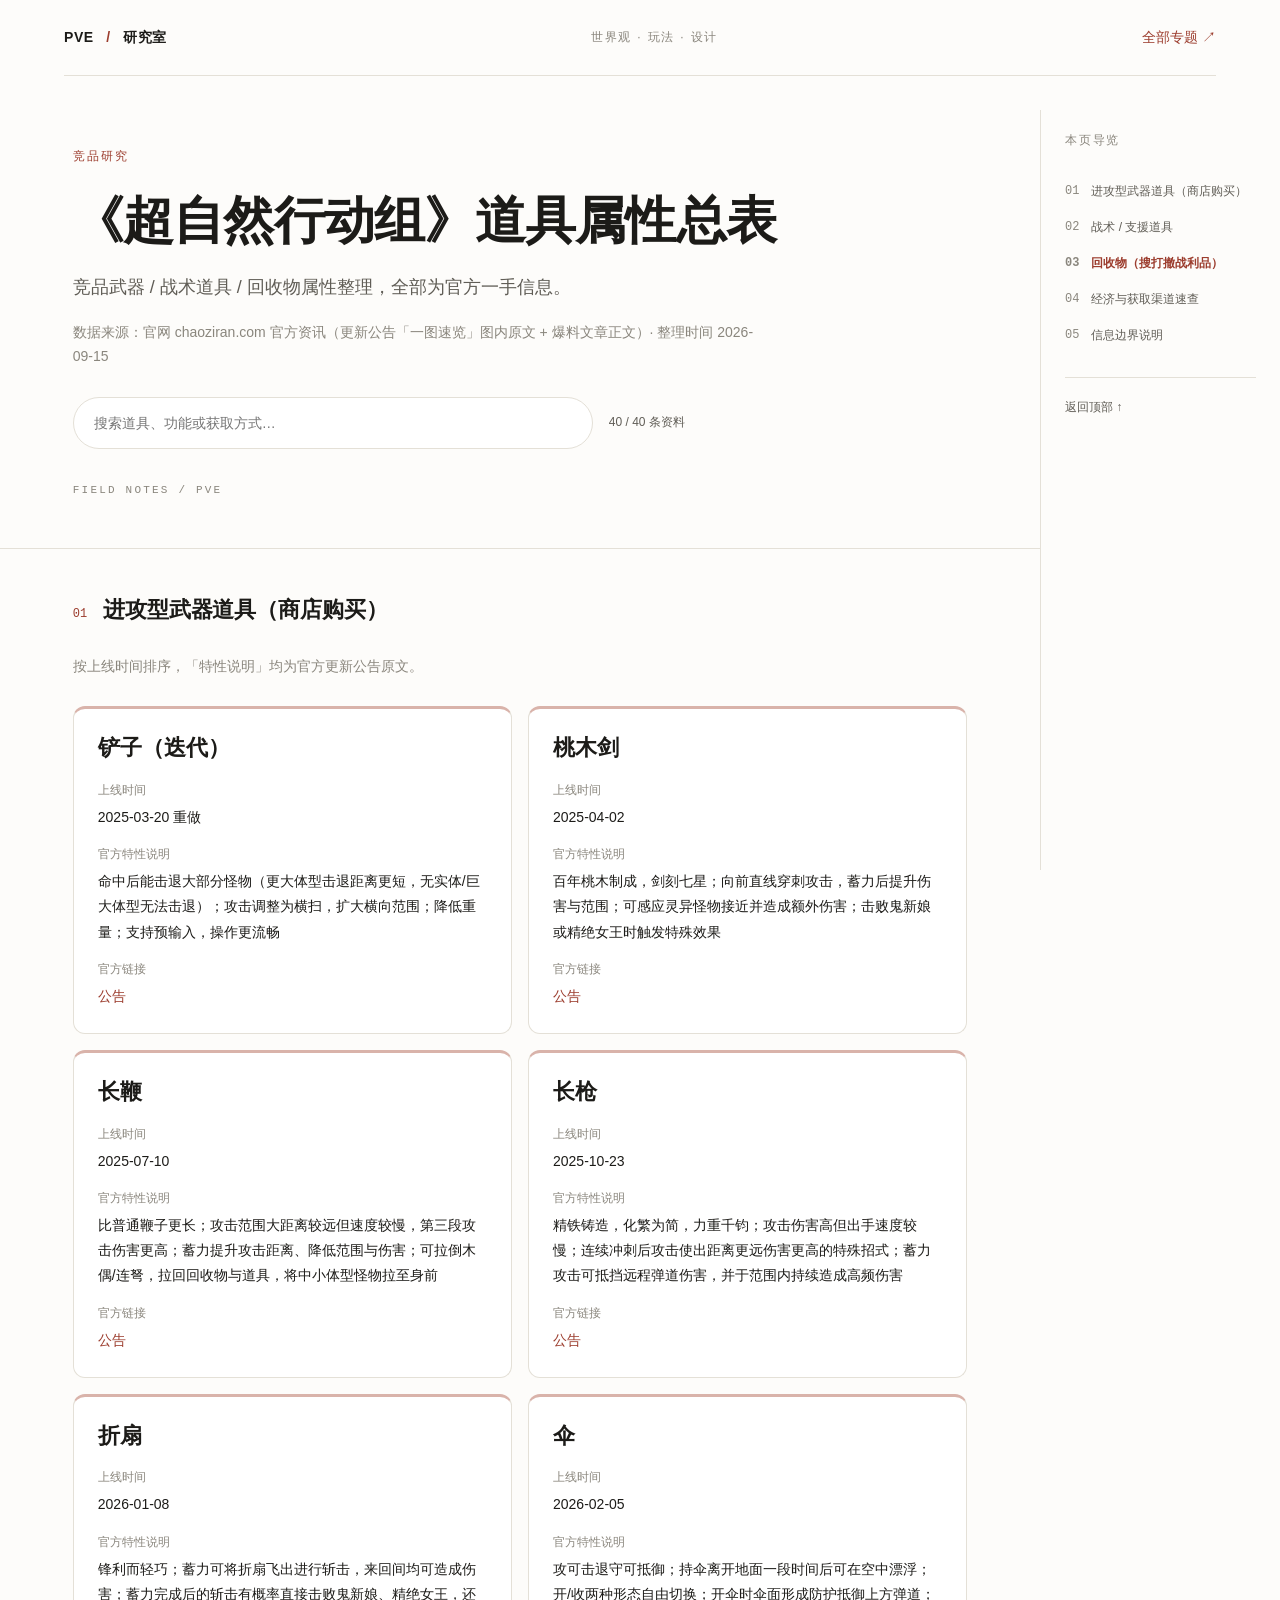
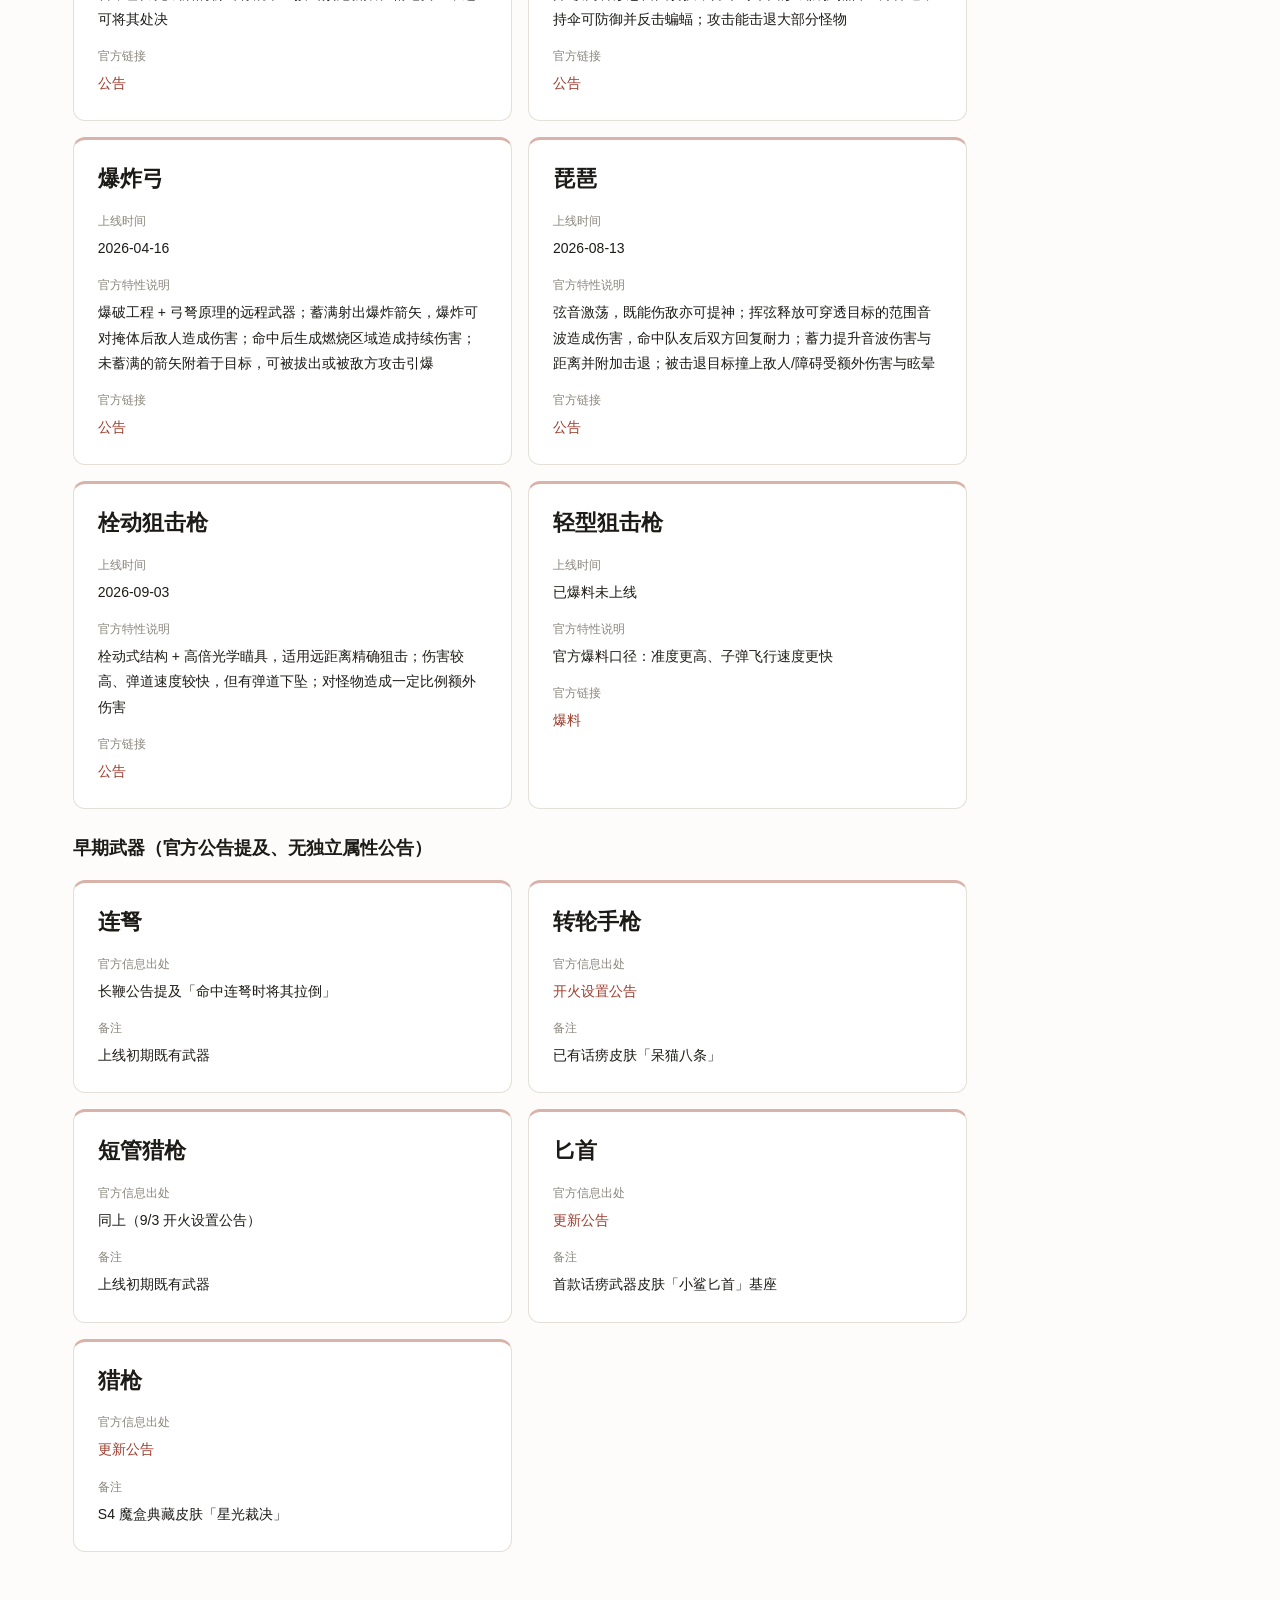
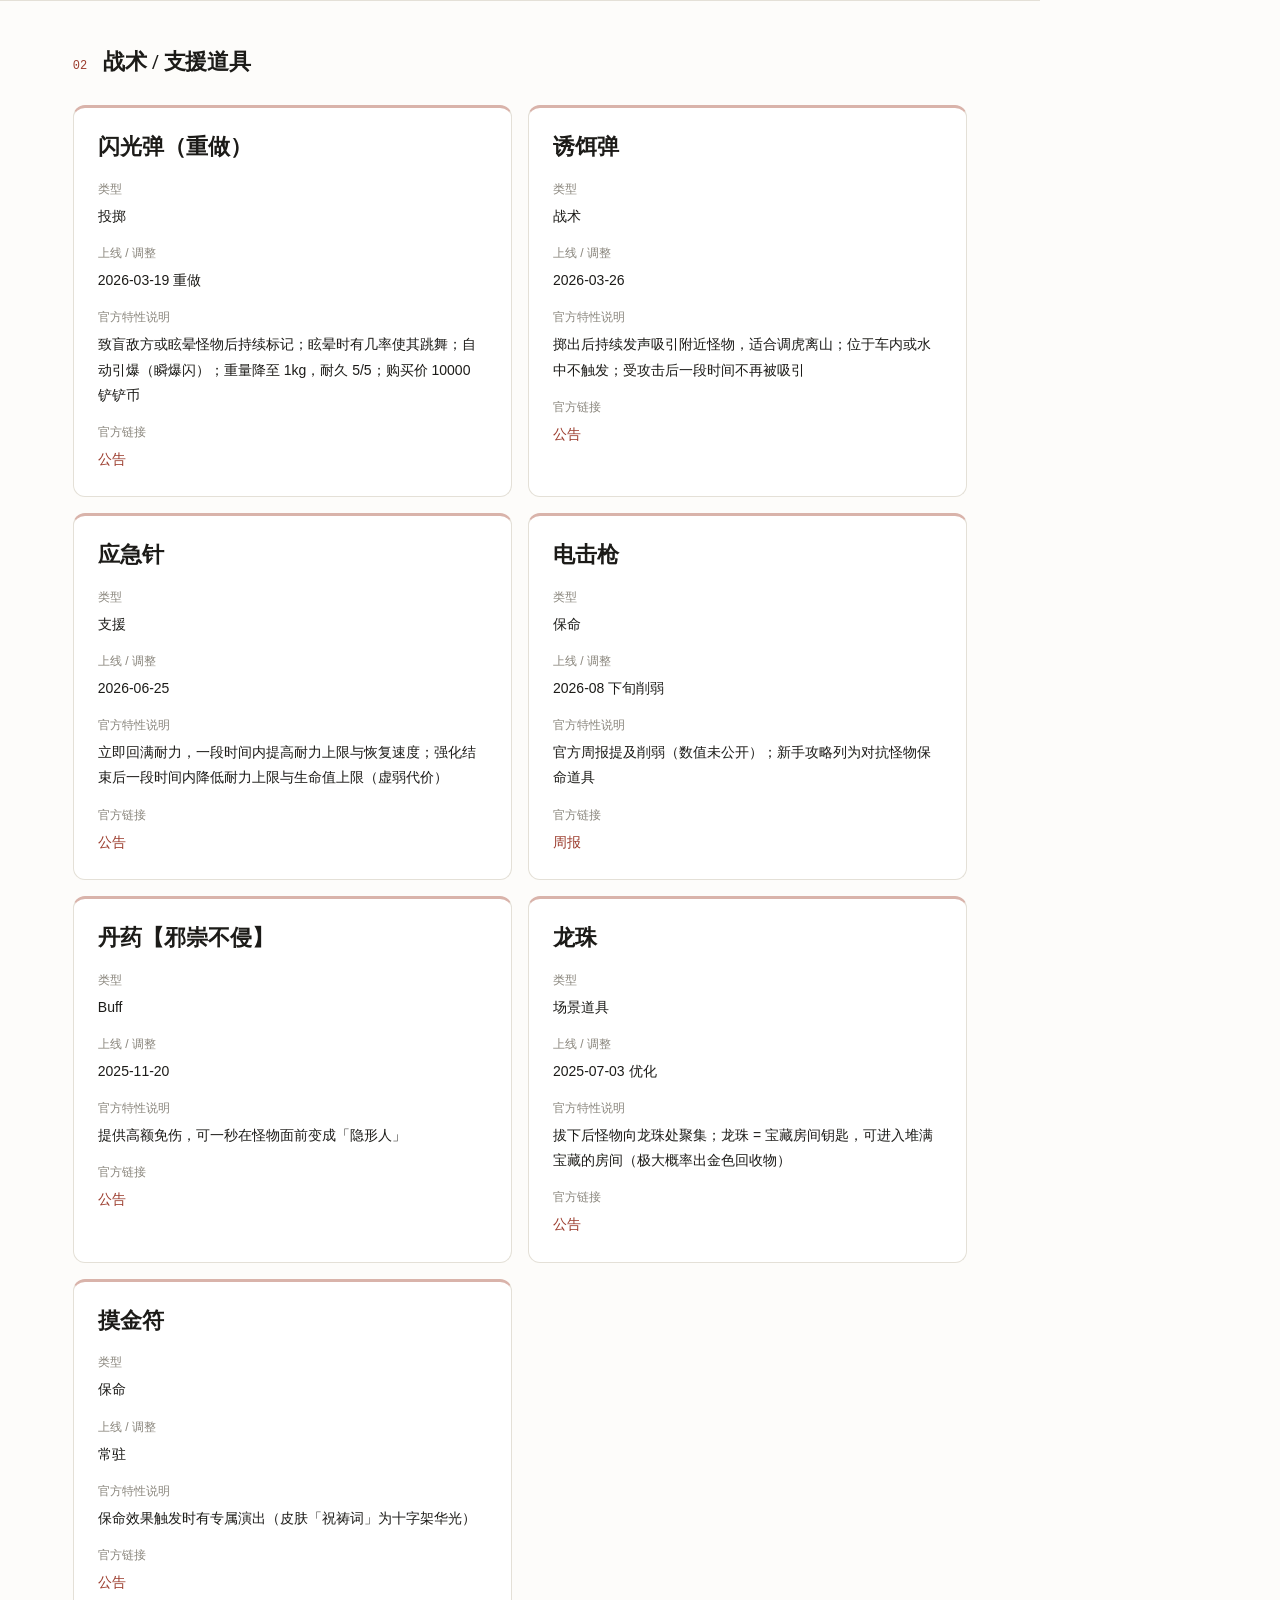
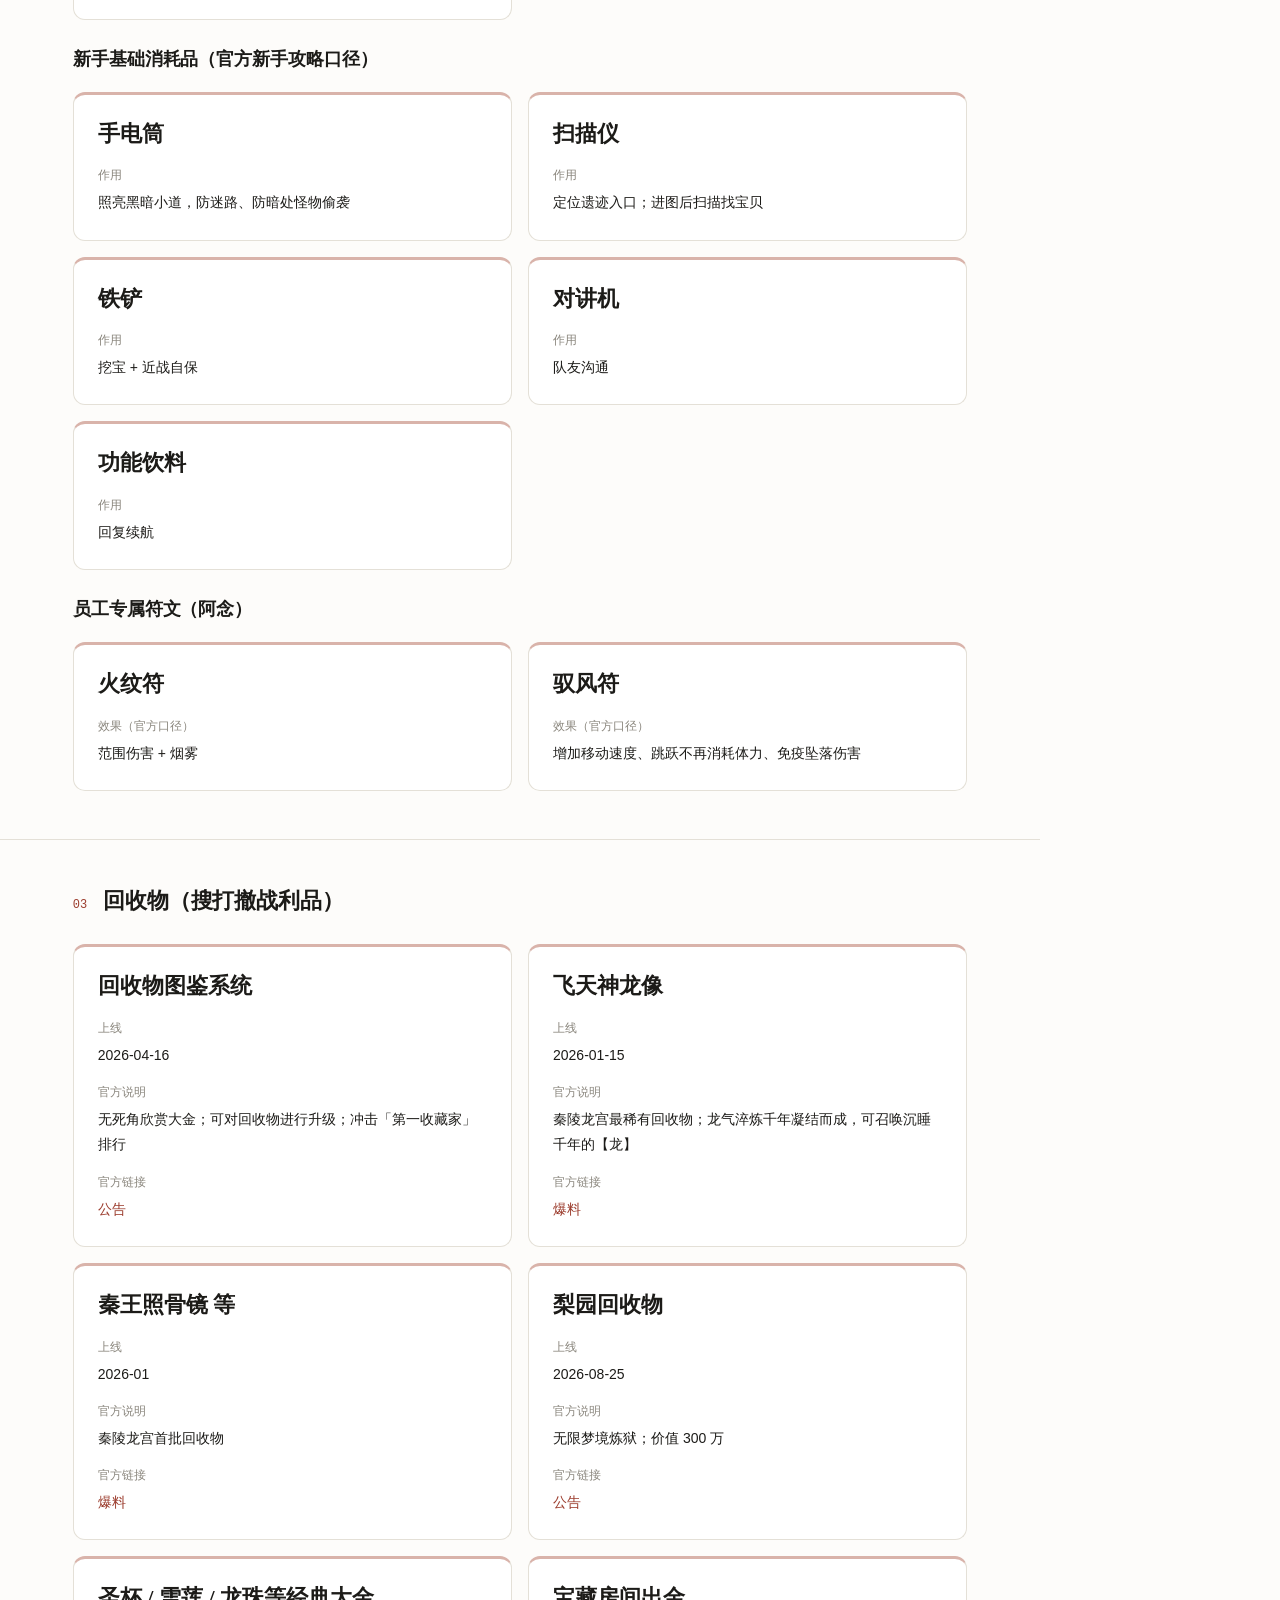
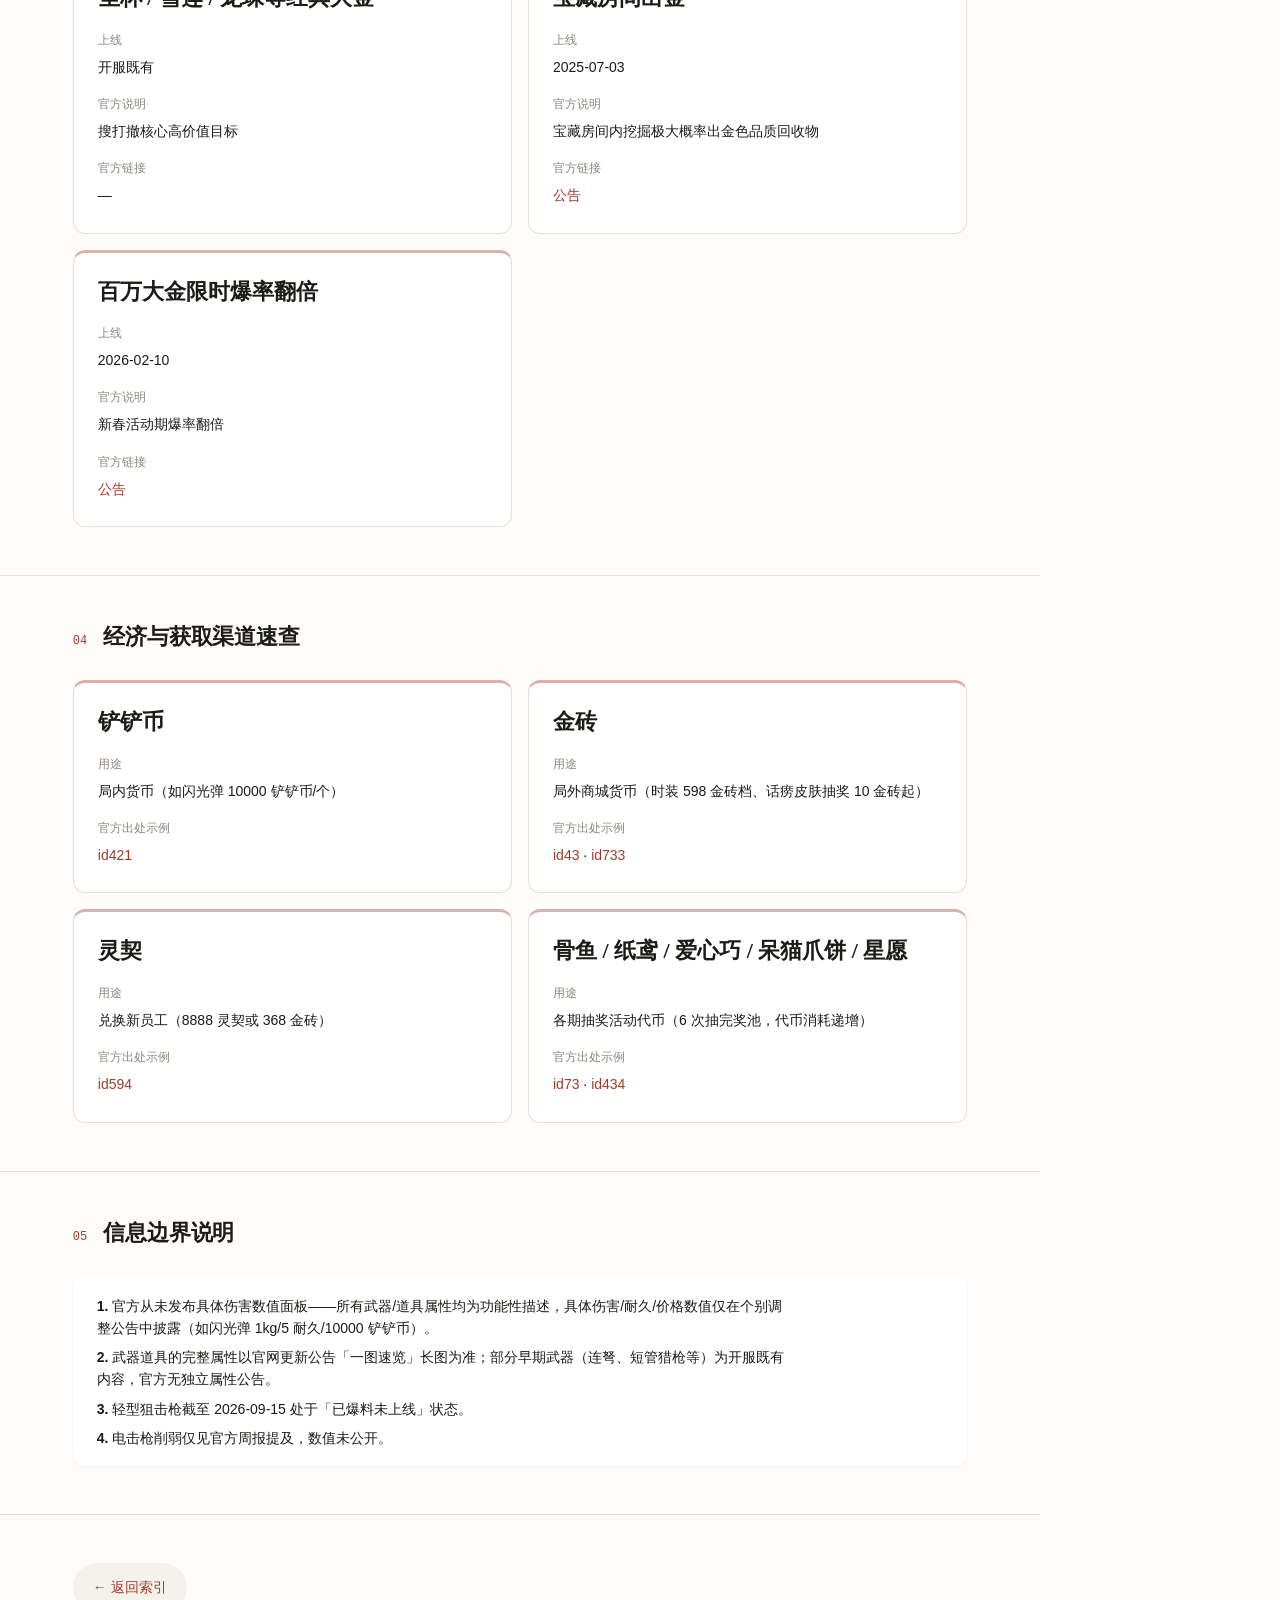
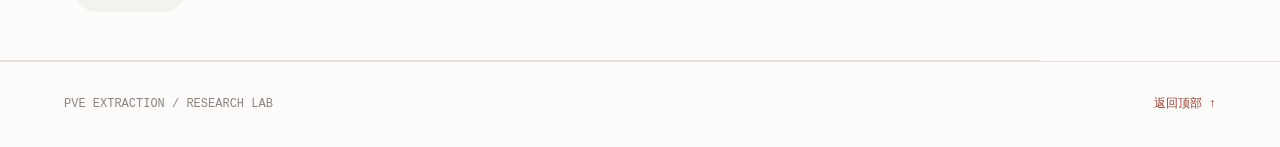
<file: docs/research/超自然行动组_道具属性表.html>
<!DOCTYPE html>
<html lang="zh-CN">
<head>
<meta charset="UTF-8">
<meta name="viewport" content="width=device-width, initial-scale=1.0">
<title>《超自然行动组》道具属性总表 · PVE 搜打撤研究</title>
<link rel="stylesheet" href="../assets/theme/tokens.css">
<link rel="stylesheet" href="../assets/theme/base.css">
<style>
  .sec { margin-top: var(--space-7); }
  .sec h3 { margin-bottom: var(--space-3); }
  td .name { font-weight: var(--weight-bold); }
</style>
<link rel="stylesheet" href="../assets/editorial.css">
<script defer src="../assets/editorial.js"></script>
</head>
<body class="research" id="top"><a class="skip-link" href="#content">跳至正文</a><nav class="site-nav" aria-label="主导航"><a class="brand" href="../pveextraction_index.html">PVE<span> / </span>研究室</a><span class="nav-caption">世界观 · 玩法 · 设计</span><a href="../pveextraction_index.html">全部专题 ↗</a></nav><main id="content">

<section class="band">
  <div class="page">
    <header class="hero">
      <span class="tag">竞品研究</span>
      <h1>《超自然行动组》道具属性总表</h1>
      <p class="lead">竞品武器 / 战术道具 / 回收物属性整理，全部为官方一手信息。</p>
      <p class="note" style="margin-top: var(--space-4)">数据来源：官网 chaoziran.com 官方资讯（更新公告「一图速览」图内原文 + 爆料文章正文）· 整理时间 2026-09-15</p>
    </header>
  </div>
</section>

<section class="band band-alt">
  <div class="page page-wide">
    <h2 id="chapter-1"><span class="chapter-no">01</span>进攻型武器道具（商店购买）</h2>
    <p class="note" style="margin-top: var(--space-3)">按上线时间排序，「特性说明」均为官方更新公告原文。</p>
    <div class="section">
      <table>
        <thead><tr><th>道具</th><th>上线时间</th><th>官方特性说明</th><th>官方链接</th></tr></thead>
        <tbody>
          <tr><td class="name">铲子（迭代）</td><td>2025-03-20 重做</td><td>命中后能击退大部分怪物（更大体型击退距离更短，无实体/巨大体型无法击退）；攻击调整为横扫，扩大横向范围；降低重量；支持预输入，操作更流畅</td><td><a href="https://www.chaoziran.com/news/38">公告</a></td></tr>
          <tr><td class="name">桃木剑</td><td>2025-04-02</td><td>百年桃木制成，剑刻七星；向前直线穿刺攻击，蓄力后提升伤害与范围；可感应灵异怪物接近并造成额外伤害；击败鬼新娘或精绝女王时触发特殊效果</td><td><a href="https://www.chaoziran.com/news/43">公告</a></td></tr>
          <tr><td class="name">长鞭</td><td>2025-07-10</td><td>比普通鞭子更长；攻击范围大距离较远但速度较慢，第三段攻击伤害更高；蓄力提升攻击距离、降低范围与伤害；可拉倒木偶/连弩，拉回回收物与道具，将中小体型怪物拉至身前</td><td><a href="https://www.chaoziran.com/news/101">公告</a></td></tr>
          <tr><td class="name">长枪</td><td>2025-10-23</td><td>精铁铸造，化繁为简，力重千钧；攻击伤害高但出手速度较慢；连续冲刺后攻击使出距离更远伤害更高的特殊招式；蓄力攻击可抵挡远程弹道伤害，并于范围内持续造成高频伤害</td><td><a href="https://www.chaoziran.com/news/196">公告</a></td></tr>
          <tr><td class="name">折扇</td><td>2026-01-08</td><td>锋利而轻巧；蓄力可将折扇飞出进行斩击，来回间均可造成伤害；蓄力完成后的斩击有概率直接击败鬼新娘、精绝女王，还可将其处决</td><td><a href="https://www.chaoziran.com/news/293">公告</a></td></tr>
          <tr><td class="name">伞</td><td>2026-02-05</td><td>攻可击退守可抵御；持伞离开地面一段时间后可在空中漂浮；开/收两种形态自由切换；开伞时伞面形成防护抵御上方弹道；持伞可防御并反击蝙蝠；攻击能击退大部分怪物</td><td><a href="https://www.chaoziran.com/news/352">公告</a></td></tr>
          <tr><td class="name">爆炸弓</td><td>2026-04-16</td><td>爆破工程 + 弓弩原理的远程武器；蓄满射出爆炸箭矢，爆炸可对掩体后敌人造成伤害；命中后生成燃烧区域造成持续伤害；未蓄满的箭矢附着于目标，可被拔出或被敌方攻击引爆</td><td><a href="https://www.chaoziran.com/news/471">公告</a></td></tr>
          <tr><td class="name">琵琶</td><td>2026-08-13</td><td>弦音激荡，既能伤敌亦可提神；挥弦释放可穿透目标的范围音波造成伤害，命中队友后双方回复耐力；蓄力提升音波伤害与距离并附加击退；被击退目标撞上敌人/障碍受额外伤害与眩晕</td><td><a href="https://www.chaoziran.com/news/698">公告</a></td></tr>
          <tr><td class="name">栓动狙击枪</td><td>2026-09-03</td><td>栓动式结构 + 高倍光学瞄具，适用远距离精确狙击；伤害较高、弹道速度较快，但有弹道下坠；对怪物造成一定比例额外伤害</td><td><a href="https://www.chaoziran.com/news/733">公告</a></td></tr>
          <tr><td class="name">轻型狙击枪</td><td>已爆料未上线</td><td>官方爆料口径：准度更高、子弹飞行速度更快</td><td><a href="https://www.chaoziran.com/news/716">爆料</a></td></tr>
        </tbody>
      </table>
    </div>

    <div class="sec">
      <h3>早期武器（官方公告提及、无独立属性公告）</h3>
      <table>
        <thead><tr><th>武器</th><th>官方信息出处</th><th>备注</th></tr></thead>
        <tbody>
          <tr><td>连弩</td><td>长鞭公告提及「命中连弩时将其拉倒」</td><td>上线初期既有武器</td></tr>
          <tr><td>转轮手枪</td><td><a href="https://www.chaoziran.com/news/733">开火设置公告</a></td><td>已有话痨皮肤「呆猫八条」</td></tr>
          <tr><td>短管猎枪</td><td>同上（9/3 开火设置公告）</td><td>上线初期既有武器</td></tr>
          <tr><td>匕首</td><td><a href="https://www.chaoziran.com/news/73">更新公告</a></td><td>首款话痨武器皮肤「小鲨匕首」基座</td></tr>
          <tr><td>猎枪</td><td><a href="https://www.chaoziran.com/news/101">更新公告</a></td><td>S4 魔盒典藏皮肤「星光裁决」</td></tr>
        </tbody>
      </table>
    </div>
  </div>
</section>

<section class="band">
  <div class="page page-wide">
    <h2 id="chapter-2"><span class="chapter-no">02</span>战术 / 支援道具</h2>
    <div class="section">
      <table>
        <thead><tr><th>道具</th><th>类型</th><th>上线 / 调整</th><th>官方特性说明</th><th>官方链接</th></tr></thead>
        <tbody>
          <tr><td class="name">闪光弹（重做）</td><td>投掷</td><td>2026-03-19 重做</td><td>致盲敌方或眩晕怪物后持续标记；眩晕时有几率使其跳舞；自动引爆（瞬爆闪）；重量降至 1kg，耐久 5/5；购买价 10000 铲铲币</td><td><a href="https://www.chaoziran.com/news/421">公告</a></td></tr>
          <tr><td class="name">诱饵弹</td><td>战术</td><td>2026-03-26</td><td>掷出后持续发声吸引附近怪物，适合调虎离山；位于车内或水中不触发；受攻击后一段时间不再被吸引</td><td><a href="https://www.chaoziran.com/news/434">公告</a></td></tr>
          <tr><td class="name">应急针</td><td>支援</td><td>2026-06-25</td><td>立即回满耐力，一段时间内提高耐力上限与恢复速度；强化结束后一段时间内降低耐力上限与生命值上限（虚弱代价）</td><td><a href="https://www.chaoziran.com/news/594">公告</a></td></tr>
          <tr><td class="name">电击枪</td><td>保命</td><td>2026-08 下旬削弱</td><td>官方周报提及削弱（数值未公开）；新手攻略列为对抗怪物保命道具</td><td><a href="https://www.chaoziran.com/news/715">周报</a></td></tr>
          <tr><td class="name">丹药【邪崇不侵】</td><td>Buff</td><td>2025-11-20</td><td>提供高额免伤，可一秒在怪物面前变成「隐形人」</td><td><a href="https://www.chaoziran.com/news/227">公告</a></td></tr>
          <tr><td class="name">龙珠</td><td>场景道具</td><td>2025-07-03 优化</td><td>拔下后怪物向龙珠处聚集；龙珠 = 宝藏房间钥匙，可进入堆满宝藏的房间（极大概率出金色回收物）</td><td><a href="https://www.chaoziran.com/news/95">公告</a></td></tr>
          <tr><td class="name">摸金符</td><td>保命</td><td>常驻</td><td>保命效果触发时有专属演出（皮肤「祝祷词」为十字架华光）</td><td><a href="https://www.chaoziran.com/news/89">公告</a></td></tr>
        </tbody>
      </table>
    </div>

    <div class="sec">
      <h3>新手基础消耗品（官方新手攻略口径）</h3>
      <table>
        <thead><tr><th>道具</th><th>作用</th></tr></thead>
        <tbody>
          <tr><td>手电筒</td><td>照亮黑暗小道，防迷路、防暗处怪物偷袭</td></tr>
          <tr><td>扫描仪</td><td>定位遗迹入口；进图后扫描找宝贝</td></tr>
          <tr><td>铁铲</td><td>挖宝 + 近战自保</td></tr>
          <tr><td>对讲机</td><td>队友沟通</td></tr>
          <tr><td>功能饮料</td><td>回复续航</td></tr>
        </tbody>
      </table>
    </div>

    <div class="sec">
      <h3>员工专属符文（阿念）</h3>
      <table>
        <thead><tr><th>符文</th><th>效果（官方口径）</th></tr></thead>
        <tbody>
          <tr><td>火纹符</td><td>范围伤害 + 烟雾</td></tr>
          <tr><td>驭风符</td><td>增加移动速度、跳跃不再消耗体力、免疫坠落伤害</td></tr>
        </tbody>
      </table>
    </div>
  </div>
</section>

<section class="band band-alt">
  <div class="page page-wide">
    <h2 id="chapter-3"><span class="chapter-no">03</span>回收物（搜打撤战利品）</h2>
    <div class="section">
      <table>
        <thead><tr><th>回收物 / 系统</th><th>上线</th><th>官方说明</th><th>官方链接</th></tr></thead>
        <tbody>
          <tr><td>回收物图鉴系统</td><td>2026-04-16</td><td>无死角欣赏大金；可对回收物进行升级；冲击「第一收藏家」排行</td><td><a href="https://www.chaoziran.com/news/471">公告</a></td></tr>
          <tr><td>飞天神龙像</td><td>2026-01-15</td><td>秦陵龙宫最稀有回收物；龙气淬炼千年凝结而成，可召唤沉睡千年的【龙】</td><td><a href="https://www.chaoziran.com/news/292">爆料</a></td></tr>
          <tr><td>秦王照骨镜 等</td><td>2026-01</td><td>秦陵龙宫首批回收物</td><td><a href="https://www.chaoziran.com/news/287">爆料</a></td></tr>
          <tr><td>梨园回收物</td><td>2026-08-25</td><td>无限梦境炼狱；价值 300 万</td><td><a href="https://www.chaoziran.com/news/721">公告</a></td></tr>
          <tr><td>圣杯 / 雪莲 / 龙珠等经典大金</td><td>开服既有</td><td>搜打撤核心高价值目标</td><td>—</td></tr>
          <tr><td>宝藏房间出金</td><td>2025-07-03</td><td>宝藏房间内挖掘极大概率出金色品质回收物</td><td><a href="https://www.chaoziran.com/news/91">公告</a></td></tr>
          <tr><td>百万大金限时爆率翻倍</td><td>2026-02-10</td><td>新春活动期爆率翻倍</td><td><a href="https://www.chaoziran.com/news/364">公告</a></td></tr>
        </tbody>
      </table>
    </div>
  </div>
</section>

<section class="band">
  <div class="page page-wide">
    <h2 id="chapter-4"><span class="chapter-no">04</span>经济与获取渠道速查</h2>
    <div class="section">
      <table>
        <thead><tr><th>货币 / 凭证</th><th>用途</th><th>官方出处示例</th></tr></thead>
        <tbody>
          <tr><td>铲铲币</td><td>局内货币（如闪光弹 10000 铲铲币/个）</td><td><a href="https://www.chaoziran.com/news/421">id421</a></td></tr>
          <tr><td>金砖</td><td>局外商城货币（时装 598 金砖档、话痨皮肤抽奖 10 金砖起）</td><td><a href="https://www.chaoziran.com/news/43">id43</a> · <a href="https://www.chaoziran.com/news/733">id733</a></td></tr>
          <tr><td>灵契</td><td>兑换新员工（8888 灵契或 368 金砖）</td><td><a href="https://www.chaoziran.com/news/594">id594</a></td></tr>
          <tr><td>骨鱼 / 纸鸢 / 爱心巧 / 呆猫爪饼 / 星愿</td><td>各期抽奖活动代币（6 次抽完奖池，代币消耗递增）</td><td><a href="https://www.chaoziran.com/news/73">id73</a> · <a href="https://www.chaoziran.com/news/434">id434</a></td></tr>
        </tbody>
      </table>
    </div>
  </div>
</section>

<section class="band band-alt">
  <div class="page">
    <h2 id="chapter-5"><span class="chapter-no">05</span>信息边界说明</h2>
    <div class="alert" style="margin-top: var(--space-4)">
      <p><strong>1.</strong> 官方从未发布具体伤害数值面板——所有武器/道具属性均为功能性描述，具体伤害/耐久/价格数值仅在个别调整公告中披露（如闪光弹 1kg/5 耐久/10000 铲铲币）。</p>
      <p style="margin-top: var(--space-2)"><strong>2.</strong> 武器道具的完整属性以官网更新公告「一图速览」长图为准；部分早期武器（连弩、短管猎枪等）为开服既有内容，官方无独立属性公告。</p>
      <p style="margin-top: var(--space-2)"><strong>3.</strong> 轻型狙击枪截至 2026-09-15 处于「已爆料未上线」状态。</p>
      <p style="margin-top: var(--space-2)"><strong>4.</strong> 电击枪削弱仅见官方周报提及，数值未公开。</p>
    </div>
  </div>
</section>

<section class="band band-tight">
  <div class="page">
    <div class="links">
      <a href="../pveextraction_index.html">← 返回索引</a>
    </div>
  </div>
</section>

</main><aside class="chapter-nav" aria-label="本页章节"><p>本页导览</p><a href="#chapter-1"><span>01</span>进攻型武器道具（商店购买）</a><a href="#chapter-2"><span>02</span>战术 / 支援道具</a><a href="#chapter-3"><span>03</span>回收物（搜打撤战利品）</a><a href="#chapter-4"><span>04</span>经济与获取渠道速查</a><a href="#chapter-5"><span>05</span>信息边界说明</a><a class="back-top" href="#top">返回顶部 ↑</a></aside><footer class="site-footer"><span>PVE EXTRACTION / RESEARCH LAB</span><a href="#top">返回顶部 ↑</a></footer></body>
</html>
</file>
<file: docs/assets/theme/tokens.css>
/*!
 * xavierstudio-site-kit · tokens
 * 一层：设计令牌。唯一真相源。
 *
 * 风格口径：苹果官网的骨架（排版节奏、留白、双表面色带、药丸按钮）
 *          + 保留个人色（赭石强调色、衬线标题）
 *
 * 硬性约束：任何页面、任何组件都不准写死色值与字号，只引用这里的变量。
 *          新增语义色请先加令牌，再在组件里引用。
 */
:root {
  /* ---- 表面 ---------------------------------------------------------- */
  /* 苹果用纯白 / #f5f5f7 两级表面做色带交替，这里整体偏暖一度保留个人气质 */
  --surface: #fdfcfa;
  --surface-alt: #f4f2ed;
  --surface-raised: #ffffff;
  --surface-inverse: #1c1b18;

  /* ---- 文字 ---------------------------------------------------------- */
  --ink: #1c1b18;
  --ink-secondary: #605d56;
  --ink-tertiary: #8a867d;
  --ink-on-inverse: #f4f2ed;
  --ink-on-accent: #ffffff;

  /* ---- 强调色与语义色 ------------------------------------------------ */
  --accent: #9c3d2e;
  --accent-hover: #7f2f22;
  --accent-wash: #f6ebe8;
  --accent-line: #d9b3aa;

  --ok: #4f6b45;
  --ok-wash: #eef3e9;
  --warn: #9a6a1c;
  --warn-wash: #faf1de;
  --danger: #a33226;
  --danger-wash: #fbebe9;
  --info: #3f5a73;
  --info-wash: #ecf1f6;

  /* ---- 分隔 ---------------------------------------------------------- */
  /* 苹果几乎不用边框，靠表面层级分区；发丝线只在表格与必要处出现 */
  --hairline: #e4e0d7;
  --hairline-strong: #cdc7ba;

  /* ---- 字体 ---------------------------------------------------------- */
  --font-sans:
    -apple-system, BlinkMacSystemFont, "SF Pro Text", "Segoe UI", "PingFang SC",
    "Hiragino Sans GB", "Microsoft YaHei", sans-serif;
  --font-serif:
    "Noto Serif SC", "Source Han Serif SC", "Songti SC", "STSong", Georgia, serif;
  --font-mono:
    ui-monospace, "SF Mono", "JetBrains Mono", "IBM Plex Mono", Consolas, monospace;

  /* ---- 字阶 ----------------------------------------------------------
   * 苹果的做法：字号越大，字距收得越紧。每一级字号都配一组行高与字距。
   */
  --text-display: 64px;
  --text-display-lh: 1.06;
  --text-display-ls: -0.015em;

  --text-h1: 44px;
  --text-h1-lh: 1.1;
  --text-h1-ls: -0.009em;

  --text-h2: 30px;
  --text-h2-lh: 1.2;
  --text-h2-ls: -0.005em;

  --text-h3: 22px;
  --text-h3-lh: 1.3;
  --text-h3-ls: -0.003em;

  --text-h4: 18px;
  --text-h4-lh: 1.4;
  --text-h4-ls: 0;

  --text-body: 17px;
  --text-body-lh: 1.47;

  --text-small: 14px;
  --text-small-lh: 1.55;

  --text-micro: 12px;
  --text-micro-lh: 1.5;
  --text-micro-ls: 0.04em;

  /* ---- 字重 ---------------------------------------------------------- */
  --weight-normal: 400;
  --weight-medium: 500;
  --weight-bold: 600;

  /* ---- 间距（4 的倍数） ---------------------------------------------- */
  --space-1: 4px;
  --space-2: 8px;
  --space-3: 12px;
  --space-4: 16px;
  --space-5: 24px;
  --space-6: 32px;
  --space-7: 48px;
  --space-8: 64px;
  --space-9: 96px;
  --space-10: 128px;

  /* ---- 版面宽度 ------------------------------------------------------
   * 980px 是苹果的内容宽；阅读密集的长文收到 692px 以控制每行字数。
   */
  --width-wide: 1180px;
  --width-content: 980px;
  --width-reading: 692px;

  /* ---- 圆角 ---------------------------------------------------------- */
  --radius-sm: 8px;
  --radius-md: 12px;
  --radius-lg: 18px;
  --radius-xl: 28px;
  --radius-pill: 980px;

  /* ---- 阴影 ----------------------------------------------------------
   * 克制使用。层级优先用表面色差表达，阴影只给浮起元素。
   */
  --shadow-sm: 0 1px 2px rgba(28, 27, 24, 0.04);
  --shadow-md: 0 4px 16px rgba(28, 27, 24, 0.06);

  /* ---- 动效 ---------------------------------------------------------- */
  --ease: cubic-bezier(0.25, 0.1, 0.25, 1);
  --duration: 0.22s;
}

/* 窄屏收字号与纵向节奏，令牌一处改、全站生效 */
@media (max-width: 734px) {
  :root {
    --text-display: 40px;
    --text-h1: 32px;
    --text-h2: 24px;
    --text-h3: 19px;
    --text-body: 16px;
    --space-9: 56px;
    --space-10: 72px;
  }
}
</file>
<file: docs/assets/theme/base.css>
/*!
 * xavierstudio-site-kit · base
 * 二层：重置、排版与组件原语。只引用 tokens.css，不出现任何写死色值。
 *
 * 组件词汇沿用 Health 仓库已有的一套（page/hero/section/card/stat/row/pill/
 * button/links/warn/muted/note/alert/lead/tag），它是现存三套页面里最系统的，
 * 因此被收为规范词汇 —— 这样既有页面换肤接近零改动。
 *
 * 依赖：本文件必须在 tokens.css 之后加载。
 */

/* ===== 重置 ============================================================ */
*,
*::before,
*::after {
  box-sizing: border-box;
}

* {
  margin: 0;
  padding: 0;
}

html {
  -webkit-font-smoothing: antialiased;
  -moz-osx-font-smoothing: grayscale;
  text-rendering: optimizeLegibility;
  scroll-behavior: smooth;
}

body {
  background: var(--surface);
  color: var(--ink);
  font-family: var(--font-sans);
  font-size: var(--text-body);
  line-height: var(--text-body-lh);
  font-weight: var(--weight-normal);
}

img,
svg,
video {
  max-width: 100%;
  height: auto;
  display: block;
}

/* 组件一旦显式声明 display，就会压过 [hidden] 的 UA 样式。
   这是反复踩的坑，在重置里一次性兜住。 */
[hidden] {
  display: none !important;
}

::selection {
  background: var(--accent);
  color: var(--ink-on-accent);
}

:focus-visible {
  outline: 2px solid var(--accent);
  outline-offset: 3px;
}

/* ===== 排版 ============================================================
 * 标题用衬线保留个人气质，字号与字距按苹果的「越大越紧」处理。
 */
h1,
h2,
h3,
h4 {
  font-family: var(--font-serif);
  font-weight: var(--weight-bold);
  /* 继承而非写死：容器一旦设置 color（深色色带、第三方页面的彩色 hero），
     标题要跟着走。写死 var(--ink) 会把这些容器的文字压成深色，是踩过的坑。
     body 已设 var(--ink)，默认效果不变。 */
  color: inherit;
  text-wrap: balance;
}

h1 {
  font-size: var(--text-h1);
  line-height: var(--text-h1-lh);
  letter-spacing: var(--text-h1-ls);
}

h2 {
  font-size: var(--text-h2);
  line-height: var(--text-h2-lh);
  letter-spacing: var(--text-h2-ls);
}

h3 {
  font-size: var(--text-h3);
  line-height: var(--text-h3-lh);
  letter-spacing: var(--text-h3-ls);
}

h4 {
  font-size: var(--text-h4);
  line-height: var(--text-h4-lh);
  letter-spacing: var(--text-h4-ls);
}

p {
  max-width: var(--width-reading);
}

/* ---- 纵向节奏 --------------------------------------------------------
 * 重置清掉了所有 margin，这里统一补回来，避免每个页面各自手调。
 * 规则按「后者相对前者」表达，顺序由宽到窄，后面的更具体者覆盖前面的。
 */
h1 + *,
h2 + *,
h3 + *,
h4 + * {
  margin-top: var(--space-4);
}

h1 + p,
h2 + p,
h3 + p,
h4 + p {
  margin-top: var(--space-3);
}

p + p,
p + ul,
p + ol,
ul + p,
ol + p,
blockquote + p {
  margin-top: var(--space-4);
}

* + table,
* + pre,
* + blockquote,
* + .grid,
* + .stats,
* + .timeline,
* + .links,
* + .alert,
* + .warn,
* + .swatches {
  margin-top: var(--space-5);
}

a {
  color: var(--accent);
  text-decoration: none;
  transition: color var(--duration) var(--ease);
}

a:hover {
  color: var(--accent-hover);
  text-decoration: underline;
  text-underline-offset: 3px;
}

strong,
b {
  font-weight: var(--weight-bold);
}

code {
  font-family: var(--font-mono);
  font-size: 0.88em;
  background: var(--surface-alt);
  padding: 2px 6px;
  border-radius: var(--radius-sm);
}

pre {
  font-family: var(--font-mono);
  font-size: var(--text-small);
  line-height: 1.6;
  background: var(--surface-inverse);
  color: var(--ink-on-inverse);
  padding: var(--space-5);
  border-radius: var(--radius-md);
  overflow: auto;
}

pre code {
  background: none;
  padding: 0;
  color: inherit;
}

blockquote {
  border-left: 2px solid var(--accent-line);
  padding-left: var(--space-4);
  color: var(--ink-secondary);
}

hr {
  border: none;
  border-top: 1px solid var(--hairline);
  margin: var(--space-7) 0;
}

ul,
ol {
  padding-left: 1.3em;
  max-width: var(--width-reading);
}

li + li {
  margin-top: var(--space-1);
}

/* ===== 版面骨架 ========================================================
 * .page       内容容器，居中限宽
 * .band       整幅色带，承担纵向节奏；.band-alt 换表面色做交替
 */
.page {
  width: 100%;
  max-width: var(--width-content);
  margin: 0 auto;
  padding: 0 var(--space-5);
}

.page-wide {
  max-width: var(--width-wide);
}

.page-reading {
  max-width: var(--width-reading);
}

.band {
  padding: var(--space-9) 0;
}

.band-alt {
  background: var(--surface-alt);
}

/* 标题继承 color，因此这里设一次即可，不必再逐级覆盖 */
.band-inverse {
  background: var(--surface-inverse);
  color: var(--ink-on-inverse);
}

.band-tight {
  padding: var(--space-7) 0;
}

/* ===== 首屏 ============================================================
 * 苹果的 hero 不是卡片，是大标题 + 留白。这里去掉原有的卡片外观。
 */
.hero {
  padding: var(--space-9) 0 var(--space-8);
}

/* 色带已经提供纵向节奏，首个 hero 不再重复撑高 */
.band > .page > .hero:first-child,
.band > .page-wide > .hero:first-child,
.band > .page-reading > .hero:first-child {
  padding-top: 0;
}

.hero h1 {
  font-size: var(--text-display);
  line-height: var(--text-display-lh);
  letter-spacing: var(--text-display-ls);
  margin-top: var(--space-4);
}

.lead {
  font-size: var(--text-h4);
  line-height: 1.5;
  color: var(--ink-secondary);
  margin-top: var(--space-4);
  max-width: var(--width-reading);
}

/* 小标签：hero 上方的类别提示 */
.tag {
  display: inline-flex;
  align-items: center;
  font-family: var(--font-mono);
  font-size: var(--text-micro);
  letter-spacing: var(--text-micro-ls);
  text-transform: uppercase;
  color: var(--accent);
}

/* ===== 分节 ============================================================
 * 默认不是卡片，靠间距与标题分区（苹果的做法）。
 * 需要卡片外观时另加 .card。
 */
.section {
  margin-top: var(--space-8);
}

/* ===== 卡片与网格 ====================================================== */
.card {
  display: block;
  background: var(--surface-raised);
  border-radius: var(--radius-lg);
  padding: var(--space-5);
  box-shadow: var(--shadow-sm);
  transition:
    box-shadow var(--duration) var(--ease),
    transform var(--duration) var(--ease);
}

a.card:hover {
  box-shadow: var(--shadow-md);
  transform: translateY(-2px);
  text-decoration: none;
}

a.card:hover strong {
  color: var(--accent);
}

.card strong {
  display: block;
  font-family: var(--font-serif);
  font-size: var(--text-h4);
  color: var(--ink);
  transition: color var(--duration) var(--ease);
}

.card span {
  color: var(--ink-secondary);
  font-size: var(--text-small);
  line-height: var(--text-small-lh);
}

.card strong + span {
  display: block;
  margin-top: var(--space-2);
}

.grid {
  display: grid;
  grid-template-columns: repeat(auto-fit, minmax(240px, 1fr));
  gap: var(--space-4);
}

/* ===== 数字指标 ======================================================== */
.stats {
  display: grid;
  grid-template-columns: repeat(auto-fit, minmax(140px, 1fr));
  gap: var(--space-4);
  margin-top: var(--space-6);
}

.stat {
  background: var(--surface-raised);
  border-radius: var(--radius-md);
  padding: var(--space-4);
  box-shadow: var(--shadow-sm);
}

.stat span {
  display: block;
  font-size: var(--text-micro);
  letter-spacing: var(--text-micro-ls);
  text-transform: uppercase;
  color: var(--ink-tertiary);
  font-family: var(--font-mono);
}

.stat strong {
  display: block;
  margin-top: var(--space-2);
  font-family: var(--font-serif);
  font-size: var(--text-h2);
  line-height: 1.1;
  letter-spacing: var(--text-h2-ls);
}

/* ===== 时间线行 ======================================================== */
.timeline {
  display: grid;
  gap: var(--space-2);
}

.row {
  display: grid;
  grid-template-columns: 112px 1fr auto;
  gap: var(--space-4);
  align-items: center;
  background: var(--surface-raised);
  border-radius: var(--radius-md);
  padding: var(--space-4);
  box-shadow: var(--shadow-sm);
}

.row > div:nth-child(2) {
  font-size: var(--text-small);
  line-height: var(--text-small-lh);
}

.date {
  font-family: var(--font-mono);
  font-size: var(--text-small);
  font-weight: var(--weight-medium);
  color: var(--ink-secondary);
}

/* ===== 状态药丸 ========================================================
 * red / amber / green / blue / purple 是既有页面在用的名字，保留为别名，
 * 实际取语义令牌，不再出现写死色值。
 */
.pill {
  display: inline-flex;
  align-items: center;
  border-radius: var(--radius-pill);
  padding: 3px 10px;
  font-size: var(--text-micro);
  font-weight: var(--weight-medium);
  white-space: nowrap;
  background: var(--surface-alt);
  color: var(--ink-secondary);
}

.pill.red,
.pill.danger {
  background: var(--danger-wash);
  color: var(--danger);
}

.pill.amber,
.pill.warn {
  background: var(--warn-wash);
  color: var(--warn);
}

.pill.green,
.pill.ok {
  background: var(--ok-wash);
  color: var(--ok);
}

.pill.blue,
.pill.info {
  background: var(--info-wash);
  color: var(--info);
}

.pill.purple,
.pill.accent {
  background: var(--accent-wash);
  color: var(--accent);
}

/* ===== 按钮与链接组 ====================================================
 * 药丸形，苹果式。.button 实心强调色，.button-quiet 低调描边。
 */
.button {
  display: inline-flex;
  align-items: center;
  gap: var(--space-2);
  border-radius: var(--radius-pill);
  padding: 8px 18px;
  font-size: var(--text-small);
  font-weight: var(--weight-medium);
  font-family: var(--font-sans);
  background: var(--accent);
  color: var(--ink-on-accent);
  border: none;
  cursor: pointer;
  white-space: nowrap;
  transition: background var(--duration) var(--ease);
}

.button:hover {
  background: var(--accent-hover);
  color: var(--ink-on-accent);
  text-decoration: none;
}

.button-quiet {
  background: transparent;
  color: var(--accent);
  box-shadow: inset 0 0 0 1px var(--accent-line);
}

.button-quiet:hover {
  background: var(--accent-wash);
  color: var(--accent-hover);
}

.links {
  display: flex;
  flex-wrap: wrap;
  gap: var(--space-2);
}

.links a {
  display: inline-flex;
  align-items: center;
  border-radius: var(--radius-pill);
  padding: 7px 16px;
  font-size: var(--text-small);
  font-weight: var(--weight-medium);
  background: var(--surface-alt);
  color: var(--accent);
}

.links a:hover {
  background: var(--accent-wash);
  text-decoration: none;
}

/* ===== 表格 ============================================================ */
table {
  width: 100%;
  border-collapse: collapse;
  font-size: var(--text-small);
  background: var(--surface-raised);
  border-radius: var(--radius-md);
  overflow: hidden;
  box-shadow: var(--shadow-sm);
}

th,
td {
  text-align: left;
  vertical-align: top;
  padding: var(--space-3) var(--space-4);
  border-bottom: 1px solid var(--hairline);
}

th {
  font-family: var(--font-mono);
  font-size: var(--text-micro);
  letter-spacing: var(--text-micro-ls);
  text-transform: uppercase;
  color: var(--ink-tertiary);
  font-weight: var(--weight-medium);
  background: var(--surface-alt);
}

tr:last-child td {
  border-bottom: none;
}

/* ===== 提示块 ========================================================== */
.alert {
  background: var(--surface-raised);
  border-radius: var(--radius-md);
  padding: var(--space-4) var(--space-5);
  box-shadow: var(--shadow-sm);
  margin-top: var(--space-3);
}

.alert h4 {
  display: flex;
  align-items: center;
  gap: var(--space-2);
  margin-bottom: var(--space-2);
}

.alert p {
  font-size: var(--text-small);
  line-height: var(--text-small-lh);
  margin-top: var(--space-1);
}

.alert .meta {
  font-family: var(--font-mono);
  font-size: var(--text-micro);
  color: var(--ink-tertiary);
}

/* 免责声明 / 风险提示：低调但不可忽略 */
.warn {
  background: var(--warn-wash);
  border-radius: var(--radius-md);
  padding: var(--space-4) var(--space-5);
  color: var(--warn);
  font-size: var(--text-small);
  line-height: var(--text-small-lh);
}

.warn strong {
  color: var(--warn);
}

/* ===== 文字辅助 ======================================================== */
.muted {
  color: var(--ink-tertiary);
}

.note {
  color: var(--ink-tertiary);
  font-size: var(--text-small);
}

.mono {
  font-family: var(--font-mono);
}

.micro {
  font-family: var(--font-mono);
  font-size: var(--text-micro);
  letter-spacing: var(--text-micro-ls);
  text-transform: uppercase;
  color: var(--ink-tertiary);
}

/* ===== 窄屏 ============================================================ */
@media (max-width: 734px) {
  .row {
    grid-template-columns: 1fr;
    gap: var(--space-2);
  }

  .hero {
    padding: var(--space-7) 0 var(--space-6);
  }
}

@media (prefers-reduced-motion: reduce) {
  *,
  *::before,
  *::after {
    transition-duration: 0.01ms !important;
    animation-duration: 0.01ms !important;
    scroll-behavior: auto;
  }
}
</file>
<file: docs/assets/editorial.css>
/* Local editorial layouts; shared upstream theme remains unchanged. */
:root{--editorial-rule:1px solid var(--hairline);--text-caption:11px}
body{line-height:1.75}a:focus-visible,button:focus-visible,input:focus-visible{outline:2px solid var(--accent);outline-offset:5px}.skip-link{position:absolute;left:20px;top:-90px;background:var(--surface);padding:12px;z-index:30}.skip-link:focus{top:10px}
.site-nav{height:76px;display:flex;align-items:center;justify-content:space-between;border-bottom:var(--editorial-rule);margin:0 5%;font-size:var(--text-small)}.brand{font-weight:var(--weight-bold);color:var(--ink);letter-spacing:.04em}.brand span{color:var(--accent);margin:0 8px}.nav-caption{color:var(--ink-tertiary);font-size:var(--text-micro);letter-spacing:.15em}
.research main{margin-right:240px}.research .page,.research .page-wide{max-width:1100px;padding-left:7%;padding-right:7%}.research .band{background:transparent;padding:48px 0;border-bottom:var(--editorial-rule)}.research .band:first-child{padding:64px 0 48px}.hero{padding:0;position:relative}.hero h1{font-size:clamp(32px,4vw,58px);max-width:900px;line-height:1.2;margin:20px 0}.hero .lead{max-width:740px;line-height:1.8}.hero .tag{letter-spacing:.18em}.research .hero:after{content:'FIELD NOTES / PVE';display:block;margin-top:32px;font-family:var(--font-mono);font-size:var(--text-caption);letter-spacing:.2em;color:var(--ink-tertiary)}
.chapter-nav{position:fixed;right:0;top:110px;bottom:30px;width:240px;padding:20px 24px;border-left:var(--editorial-rule);overflow:auto;font-size:var(--text-micro)}.chapter-nav p{color:var(--ink-tertiary);letter-spacing:.15em;margin-bottom:22px}.chapter-nav a{display:flex;gap:12px;color:var(--ink-secondary);padding:9px 0;line-height:1.5}.chapter-nav a span{font-family:var(--font-mono);color:var(--ink-tertiary)}.chapter-nav a.active{color:var(--accent);font-weight:var(--weight-bold)}.chapter-nav .back-top{margin-top:24px;border-top:var(--editorial-rule);padding-top:20px}
h2[id]{scroll-margin-top:24px;display:flex;align-items:baseline;gap:16px;font-size:var(--text-h3);margin-bottom:30px}.chapter-no{font-family:var(--font-mono);font-size:var(--text-micro);color:var(--accent);font-weight:400}.research h3{font-family:var(--font-sans);font-size:var(--text-h4);margin-bottom:16px}.research p+ p{margin-top:16px}.research .section,.research .sec{margin-top:28px}.research ul{max-width:none}.research li{padding:4px 0}.research .q{background:var(--surface-alt);border:0;border-radius:var(--radius-md);padding:24px 28px;font-size:var(--text-small)}.research .q .who{text-align:right}.research .stats{gap:0;border-top:var(--editorial-rule);border-bottom:var(--editorial-rule);padding:20px 0}.research .stat{background:none;box-shadow:none;border-radius:0;border-right:var(--editorial-rule);padding:12px 20px}.research .stat:last-child{border-right:0}.research .stat strong{font-size:var(--text-h3);line-height:1.4}
.research .timeline{gap:0;border-left:2px solid var(--accent-line);padding-left:24px}.research .row{position:relative;box-shadow:none;background:none;border-bottom:var(--editorial-rule);border-radius:0;padding:18px 0}.research .row:before{content:'';position:absolute;width:8px;height:8px;border-radius:50%;background:var(--accent);left:-29px;top:28px}.research .button-quiet{box-shadow:none;padding:5px 0}.research .tiers{gap:0;border:var(--editorial-rule);border-radius:var(--radius-md);overflow:hidden}.research .tier{box-shadow:none;border-radius:0;border-right:var(--editorial-rule);background:var(--surface-alt)}
.table-scroll{overflow-x:auto;margin:18px 0;border:var(--editorial-rule);border-radius:var(--radius-md)}.table-scroll table{margin:0;box-shadow:none;border-radius:0;min-width:540px}th{white-space:normal}td{line-height:1.8}tbody tr:hover{background:var(--surface-alt)}
.topic-grid{display:grid;grid-template-columns:repeat(2,minmax(0,1fr));gap:24px}.topic-grid>.section,.topic-grid>.sec{margin:0;padding:24px;background:var(--surface-alt);border-radius:var(--radius-md)}.topic-grid .table-scroll{background:var(--surface-raised)}.topic-grid table{min-width:440px}.research .cmp .card{box-shadow:none;border:var(--editorial-rule);padding:28px}.research .links a{padding:12px 20px}
.catalog-tools{display:flex;align-items:center;gap:16px;margin-top:28px}.catalog-tools input{width:100%;max-width:520px;border:var(--editorial-rule);border-radius:var(--radius-pill);background:var(--surface-raised);padding:13px 20px;font:inherit;font-size:var(--text-small)}.catalog-tools output{font-size:var(--text-micro);color:var(--ink-secondary);white-space:nowrap}.item-catalog{display:grid;grid-template-columns:repeat(2,minmax(0,1fr));gap:16px;margin-top:20px}.item-card{border:var(--editorial-rule);border-radius:var(--radius-md);padding:24px;background:var(--surface-raised);border-top:3px solid var(--accent-line)}.item-card h4{font-size:var(--text-h3);margin-bottom:16px}.item-card dl{font-size:var(--text-small)}.item-card dt{font-size:var(--text-micro);color:var(--ink-tertiary);margin-top:14px}.item-card dd{margin:4px 0 0;line-height:1.8}.empty-results{padding:24px;color:var(--ink-secondary)}
.library .band{padding:48px 0}.library .hero{padding:24px 0}.library .hero h1{font-size:clamp(40px,6vw,72px)}.library .page{max-width:1180px}.library .group{margin:48px 0 22px}.library .grid{grid-template-columns:1fr 1fr;gap:20px}.library a.card{position:relative;min-height:180px;padding:32px 64px 32px 32px;box-shadow:none;border:var(--editorial-rule);background:var(--surface-raised)}.library a.card:after{content:'↗';position:absolute;right:28px;top:24px;font-size:var(--text-h3);color:var(--accent)}.library .card strong{font-size:var(--text-h3);margin-bottom:16px}.site-footer{padding:32px 5%;display:flex;justify-content:space-between;font-family:var(--font-mono);font-size:var(--text-micro);color:var(--ink-tertiary);border-top:var(--editorial-rule)}
@media(min-width:1500px){.research main{margin-right:280px}.chapter-nav{width:280px}.research .page{padding-left:5%;padding-right:5%}}
@media(max-width:1100px){.research main{margin-right:0}.chapter-nav{position:static;width:auto;border-left:0;border-top:var(--editorial-rule);margin:0 7%;display:flex;flex-wrap:wrap;gap:4px 20px}.chapter-nav p{width:100%;margin-bottom:8px}.chapter-nav .back-top{margin:0;border:0;padding-top:9px}.topic-grid{grid-template-columns:1fr}}
@media(max-width:650px){.nav-caption{display:none}.site-nav{height:64px}.research .band,.library .band{padding:32px 0}.research .band:first-child{padding:40px 0}.research .page,.research .page-wide{padding:0 22px}.hero h1{font-size:var(--text-h1)}.item-catalog,.library .grid{grid-template-columns:1fr}.research .stats{grid-template-columns:1fr 1fr}.research .stat{border:0;padding:14px 10px}.research .tiers{grid-template-columns:repeat(3,1fr)}.catalog-tools{align-items:flex-start;flex-direction:column}.site-footer{gap:20px;flex-wrap:wrap}.topic-grid>.section,.topic-grid>.sec{padding:20px}.research .q{padding:20px}.library a.card{min-height:150px}}
</file>
